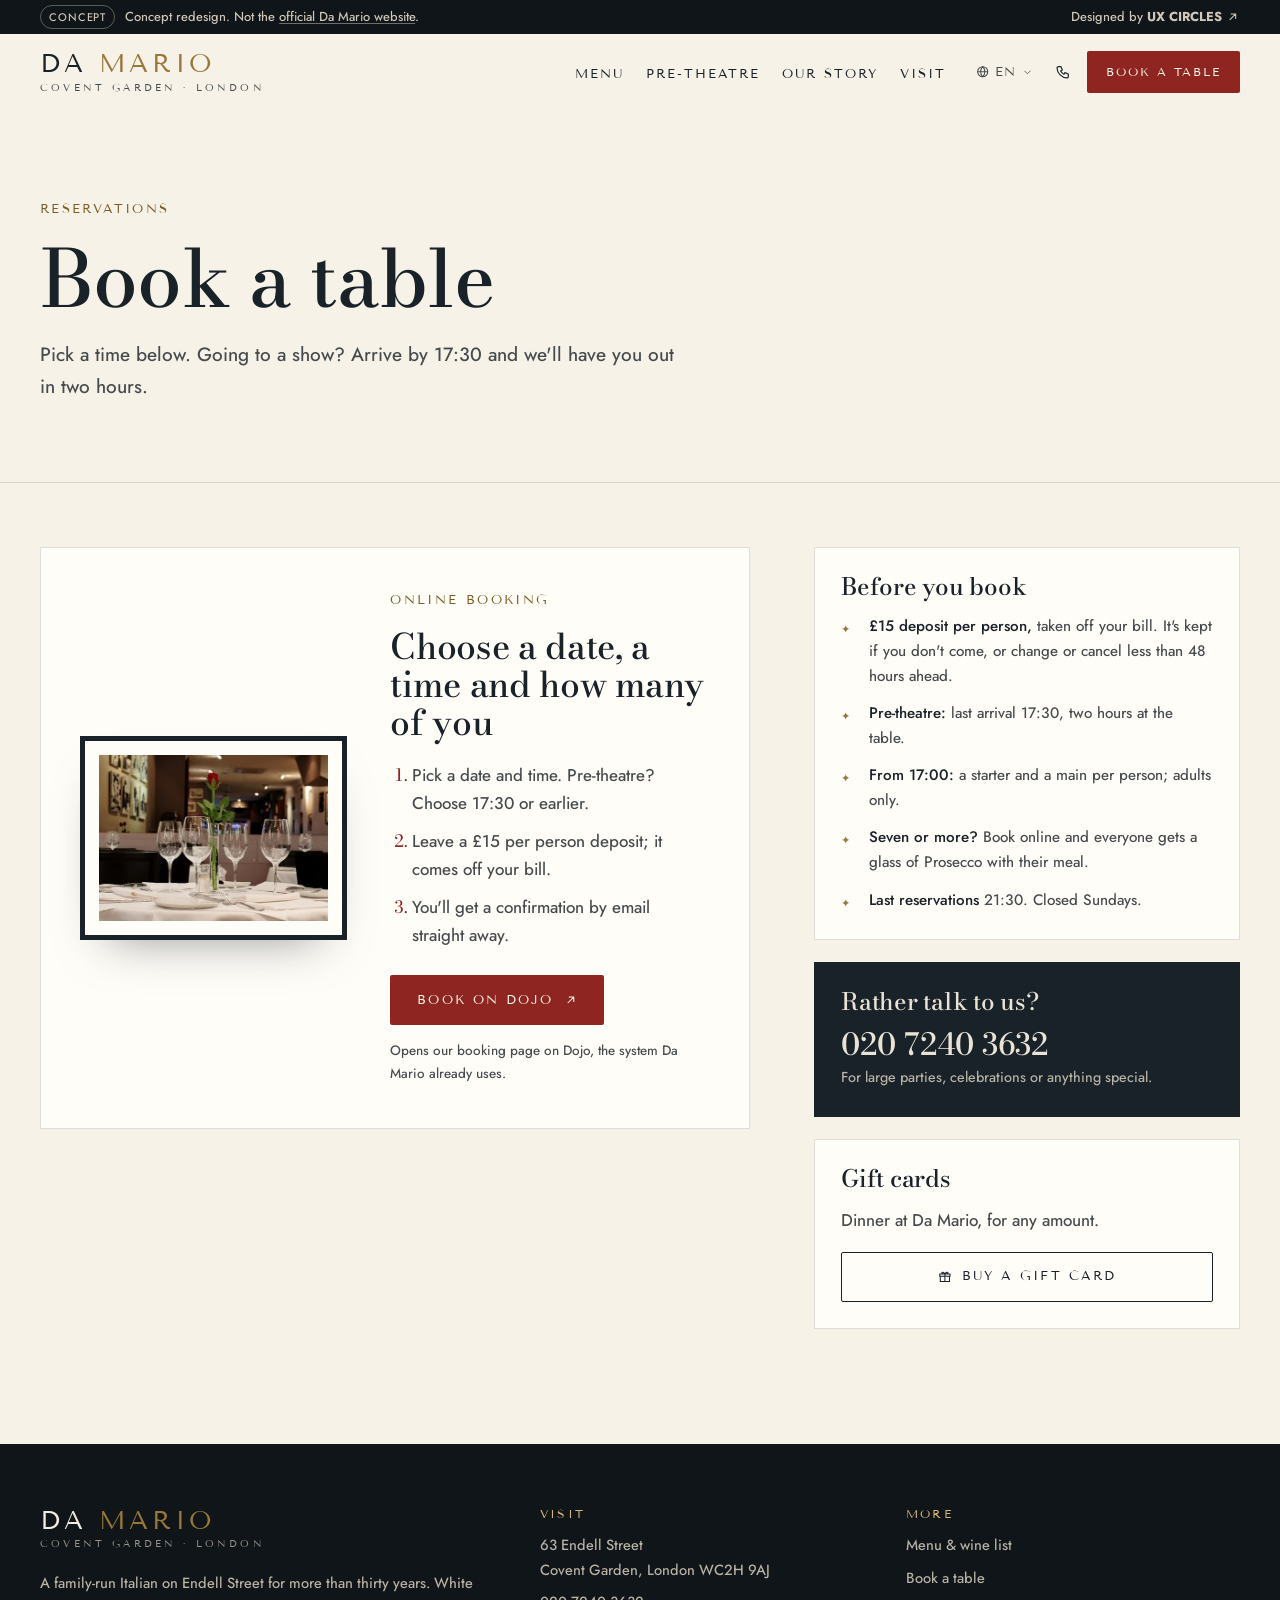
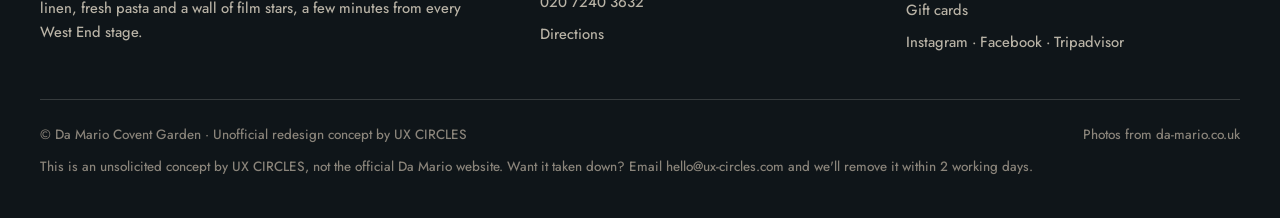
<file: book.html>
<!doctype html>
<html lang="en-GB" class="no-js">
<head>
  <meta charset="utf-8">
  <meta name="viewport" content="width=device-width, initial-scale=1">
  <title>Book a table · Da Mario Covent Garden</title>
  <meta name="description" content="Reserve a table at Da Mario, 63 Endell Street, Covent Garden. Lunch, dinner and pre-theatre; last pre-theatre arrival 17:30.">
  <meta name="robots" content="noindex, nofollow">
  <meta name="theme-color" content="#f7f2e8">
  <link rel="canonical" href="https://uxcircles.github.io/da-mario/book.html">
  <link rel="alternate" hreflang="en-GB" href="https://uxcircles.github.io/da-mario/book.html">
  <link rel="alternate" hreflang="it" href="https://uxcircles.github.io/da-mario/it/book.html">
  <link rel="alternate" hreflang="zh-Hant" href="https://uxcircles.github.io/da-mario/zh/book.html">
  <link rel="icon" href="favicon.svg" type="image/svg+xml">
  <link rel="apple-touch-icon" href="apple-touch-icon.png">

  <meta property="og:type" content="restaurant">
  <meta property="og:site_name" content="Da Mario Covent Garden">
  <meta property="og:title" content="Book a table · Da Mario Covent Garden">
  <meta property="og:description" content="Reserve a table at Da Mario, 63 Endell Street, Covent Garden. Lunch, dinner and pre-theatre; last pre-theatre arrival 17:30.">
  <meta property="og:url" content="https://uxcircles.github.io/da-mario/book.html">
  <meta property="og:image" content="https://uxcircles.github.io/da-mario/assets/img/og.jpg">
  <meta property="og:image:width" content="1200">
  <meta property="og:image:height" content="630">
  <meta property="og:locale" content="en_GB">
  <meta name="twitter:card" content="summary_large_image">

  <link rel="preconnect" href="https://fonts.googleapis.com">
  <link rel="preconnect" href="https://fonts.gstatic.com" crossorigin>
  <link href="https://fonts.googleapis.com/css2?family=Bodoni+Moda:ital,opsz,wght@0,6..96,400..700;1,6..96,400..700&family=Jost:wght@400..600&family=Tenor+Sans&display=swap" rel="stylesheet">
  <link rel="stylesheet" href="styles.css?v=14">
  <script>document.documentElement.classList.replace('no-js','js')</script>
</head><body>
  <svg aria-hidden="true" focusable="false" style="position:absolute;width:0;height:0;overflow:hidden">
    <symbol id="i-phone" viewBox="0 0 24 24"><path d="M5 4h4l2 5-2.5 1.5a11 11 0 0 0 5 5L15 13l5 2v4a2 2 0 0 1-2 2A16 16 0 0 1 3 6a2 2 0 0 1 2-2"/></symbol>
    <symbol id="i-arrow" viewBox="0 0 24 24"><path d="M5 12h14M13 6l6 6-6 6"/></symbol>
    <symbol id="i-ext" viewBox="0 0 24 24"><path d="M7 17 17 7M9 7h8v8"/></symbol>
    <symbol id="i-left" viewBox="0 0 24 24"><path d="M19 12H5M11 6l-6 6 6 6"/></symbol>
    <symbol id="i-close" viewBox="0 0 24 24"><path d="M6 6l12 12M18 6 6 18"/></symbol>
    <symbol id="i-pin" viewBox="0 0 24 24"><path d="M12 21s-7-6.2-7-12a7 7 0 0 1 14 0c0 5.8-7 12-7 12z"/><circle cx="12" cy="9" r="2.5"/></symbol>
    <symbol id="i-search" viewBox="0 0 24 24"><circle cx="11" cy="11" r="7"/><path d="m20 20-4-4"/></symbol>
    <symbol id="i-gift" viewBox="0 0 24 24"><path d="M4 11h16v9H4zM3 7h18v4H3zM12 7v13M12 7S10 3 7.5 4 8 7 12 7zm0 0s2-4 4.5-3S16 7 12 7z"/></symbol>
    <symbol id="i-globe" viewBox="0 0 24 24"><circle cx="12" cy="12" r="9"/><path d="M3 12h18M12 3c2.5 2.6 3.8 5.6 3.8 9s-1.3 6.4-3.8 9c-2.5-2.6-3.8-5.6-3.8-9S9.5 5.6 12 3z"/></symbol>
    <symbol id="i-chev" viewBox="0 0 24 24"><path d="m6 9 6 6 6-6"/></symbol>
    <symbol id="i-ig" viewBox="0 0 24 24"><rect x="3" y="3" width="18" height="18" rx="5"/><circle cx="12" cy="12" r="4"/><path d="M17.5 6.5h.01"/></symbol>
  </svg>
  <a class="skip" href="#main">Skip to content</a>

  <header class="site-header" data-header>
    <div class="concept-bar" role="note">
      <div class="wrap concept-inner">
        <p><span class="concept-tag">Concept</span><span class="concept-long">Concept redesign. Not the <a href="https://www.da-mario.co.uk/" target="_blank" rel="noopener">official Da Mario website</a>.</span></p>
        <a href="https://ux-circles.com/restaurants" target="_blank" rel="noopener">Designed by <strong>UX CIRCLES</strong> <svg class="icon" aria-hidden="true"><use href="#i-ext"/></svg></a>
      </div>
    </div>
    <div class="header-bar">
      <div class="wrap header-inner">
        <a class="brand" href="./" aria-label="Da Mario, home"><span class="brand-name">DA <b>MARIO</b></span><span class="brand-sub">Covent Garden · London</span></a>
        <nav class="nav" id="site-nav" aria-label="Main" data-nav>
          <ul class="nav-list">
            <li><a href="menu.html">Menu</a></li>
            <li><a href="./#theatre">Pre-theatre</a></li>
            <li><a href="./#story">Our story</a></li>
            <li><a href="./#visit">Visit</a></li>
          </ul>
          <div class="nav-extra">
            <a class="btn btn-rosso" href="book.html">Book a table</a>
            <p>63 Endell Street, London WC2H 9AJ<br><a href="tel:+442072403632">020 7240 3632</a></p>
            <p><a class="nav-lang" href="it/book.html" lang="it" hreflang="it">Italiano</a> · <a class="nav-lang" href="zh/book.html" lang="zh-Hant" hreflang="zh-Hant">中文</a></p>
          </div>
        </nav>
        <div class="header-actions">
          <div class="lang" data-lang>
            <button class="lang-btn" type="button" aria-expanded="false" aria-controls="lang-menu" aria-label="Language: English"><svg class="icon" aria-hidden="true"><use href="#i-globe"/></svg>EN<svg class="icon chev" aria-hidden="true"><use href="#i-chev"/></svg></button>
            <ul class="lang-menu" id="lang-menu" hidden><li><a href="book.html" lang="en-GB" hreflang="en-GB" aria-current="true"><span>English</span><b>EN</b></a></li><li><a href="it/book.html" lang="it" hreflang="it"><span>Italiano</span><b>IT</b></a></li><li><a href="zh/book.html" lang="zh-Hant" hreflang="zh-Hant"><span>中文</span><b>中文</b></a></li></ul>
          </div>
          <a class="call-link" href="tel:+442072403632" aria-label="Call Da Mario on 020 7240 3632"><svg class="icon" aria-hidden="true"><use href="#i-phone"/></svg><span>020 7240 3632</span></a>
          <a class="btn btn-rosso btn-sm" href="book.html">Book a table</a>
          <button class="burger" type="button" aria-label="Open menu" aria-expanded="false" aria-controls="site-nav" data-burger><span></span><span></span></button>
        </div>
      </div>
    </div>
  </header>

  <main id="main">
    <section class="page-hero">
      <div class="wrap">
        <p class="eyebrow">Reservations</p>
        <h1 class="title-xl">Book a table</h1>
        <p class="lede">Pick a time below. Going to a show? Arrive by 17:30 and we'll have you out in two hours.</p>
      </div>
    </section>
    <div class="wrap book-grid">
      <div class="book-frame book-card">
        <figure class="frame"><img src="assets/img/dining-rose.webp" width="500" height="375" alt="A table laid in white linen with a single red rose and wine glasses" fetchpriority="high"></figure>
        <div class="book-card-body">
          <p class="label">Online booking</p>
          <h2 class="title-m">Choose a date, a time and how many of you</h2>
          <ol class="book-steps">
            <li>Pick a date and time. Pre-theatre? Choose 17:30 or earlier.</li>
            <li>Leave a £15 per person deposit; it comes off your bill.</li>
            <li>You'll get a confirmation by email straight away.</li>
          </ol>
          <a class="btn btn-rosso" href="https://web.dojo.app/create_booking/vendor/qFLGFzh_2aZW-vHRCULwroXTFqN0G2azHNgnHFQIzXQ_restaurant" target="_blank" rel="noopener">Book on Dojo <svg class="icon" aria-hidden="true"><use href="#i-ext"/></svg></a>
          <p class="small-note">Opens our booking page on Dojo, the system Da Mario already uses.</p>
        </div>
      </div>
      <aside class="book-side">
        <div class="side-card">
          <h2>Before you book</h2>
          <ul>
            <li><span><strong>£15 deposit per person,</strong> taken off your bill. It's kept if you don't come, or change or cancel less than 48 hours ahead.</span></li>
            <li><span><strong>Pre-theatre:</strong> last arrival 17:30, two hours at the table.</span></li>
            <li><span><strong>From 17:00:</strong> a starter and a main per person; adults only.</span></li>
            <li><span><strong>Seven or more?</strong> Book online and everyone gets a glass of Prosecco with their meal.</span></li>
            <li><span><strong>Last reservations</strong> 21:30. Closed Sundays.</span></li>
          </ul>
        </div>
        <div class="side-card on-dark">
          <h2>Rather talk to us?</h2>
          <a class="big-phone" href="tel:+442072403632">020 7240 3632</a>
          <p class="small-print" style="margin:0">For large parties, celebrations or anything special.</p>
        </div>
        <div class="side-card">
          <h2>Gift cards</h2>
          <p style="color:var(--ink-soft);margin:0">Dinner at Da Mario, for any amount.</p>
          <a class="btn btn-line" href="https://forms.gle/SkmRXuyRscFs8mUk9" target="_blank" rel="noopener"><svg class="icon" aria-hidden="true"><use href="#i-gift"/></svg>Buy a gift card</a>
        </div>
      </aside>
    </div>
  </main>
  <footer class="site-footer">
    <div class="wrap">
      <div class="footer-grid">
        <div>
          <a class="brand" href="./"><span class="brand-name">DA <b>MARIO</b></span><span class="brand-sub">Covent Garden · London</span></a>
          <p style="margin-top:22px;max-width:30em">A family-run Italian on Endell Street for more than thirty years. White linen, fresh pasta and a wall of film stars, a few minutes from every West End stage.</p>
        </div>
        <div>
          <h3>Visit</h3>
          <ul>
            <li>63 Endell Street<br>Covent Garden, London WC2H 9AJ</li>
            <li><a href="tel:+442072403632">020 7240 3632</a></li>
            <li><a href="https://www.google.co.uk/maps/place/Da+Mario+Covent+Garden/@51.5150558,-0.1268186,18z/data=!3m1!4b1!4m5!3m4!1s0x48761b332d1f8807:0xe8155715f0aac02c!8m2!3d51.5150558!4d-0.1256986" target="_blank" rel="noopener">Directions</a></li>
          </ul>
        </div>
        <div>
          <h3>More</h3>
          <ul>
            <li><a href="menu.html">Menu & wine list</a></li>
            <li><a href="book.html">Book a table</a></li>
            <li><a href="https://forms.gle/SkmRXuyRscFs8mUk9" target="_blank" rel="noopener">Gift cards</a></li>
            <li><a href="https://www.instagram.com/da_mario_covent_garden/" target="_blank" rel="noopener">Instagram</a> · <a href="https://www.facebook.com/damario.coventgarden" target="_blank" rel="noopener">Facebook</a> · <a href="https://www.tripadvisor.co.uk/Restaurant_Review-g186338-d718583-Reviews-Da_Mario_Covent_Garden-London_England.html" target="_blank" rel="noopener">Tripadvisor</a></li>
          </ul>
        </div>
      </div>
      <div class="footer-base">
        <span>© Da Mario Covent Garden · Unofficial redesign concept by <a href="https://ux-circles.com/restaurants" target="_blank" rel="noopener">UX CIRCLES</a></span>
        <span>Photos from da-mario.co.uk</span>
        <span data-takedown style="flex-basis: 100%; margin: 0;">This is an unsolicited concept by UX CIRCLES, not the official Da Mario website. Want it taken down? Email <a href="mailto:hello@ux-circles.com">hello@ux-circles.com</a> and we'll remove it within 2 working days.</span>
      </div>
    </div>
  </footer>

  <script src="main.js?v=6" defer></script>
</body>
</html>
</file>
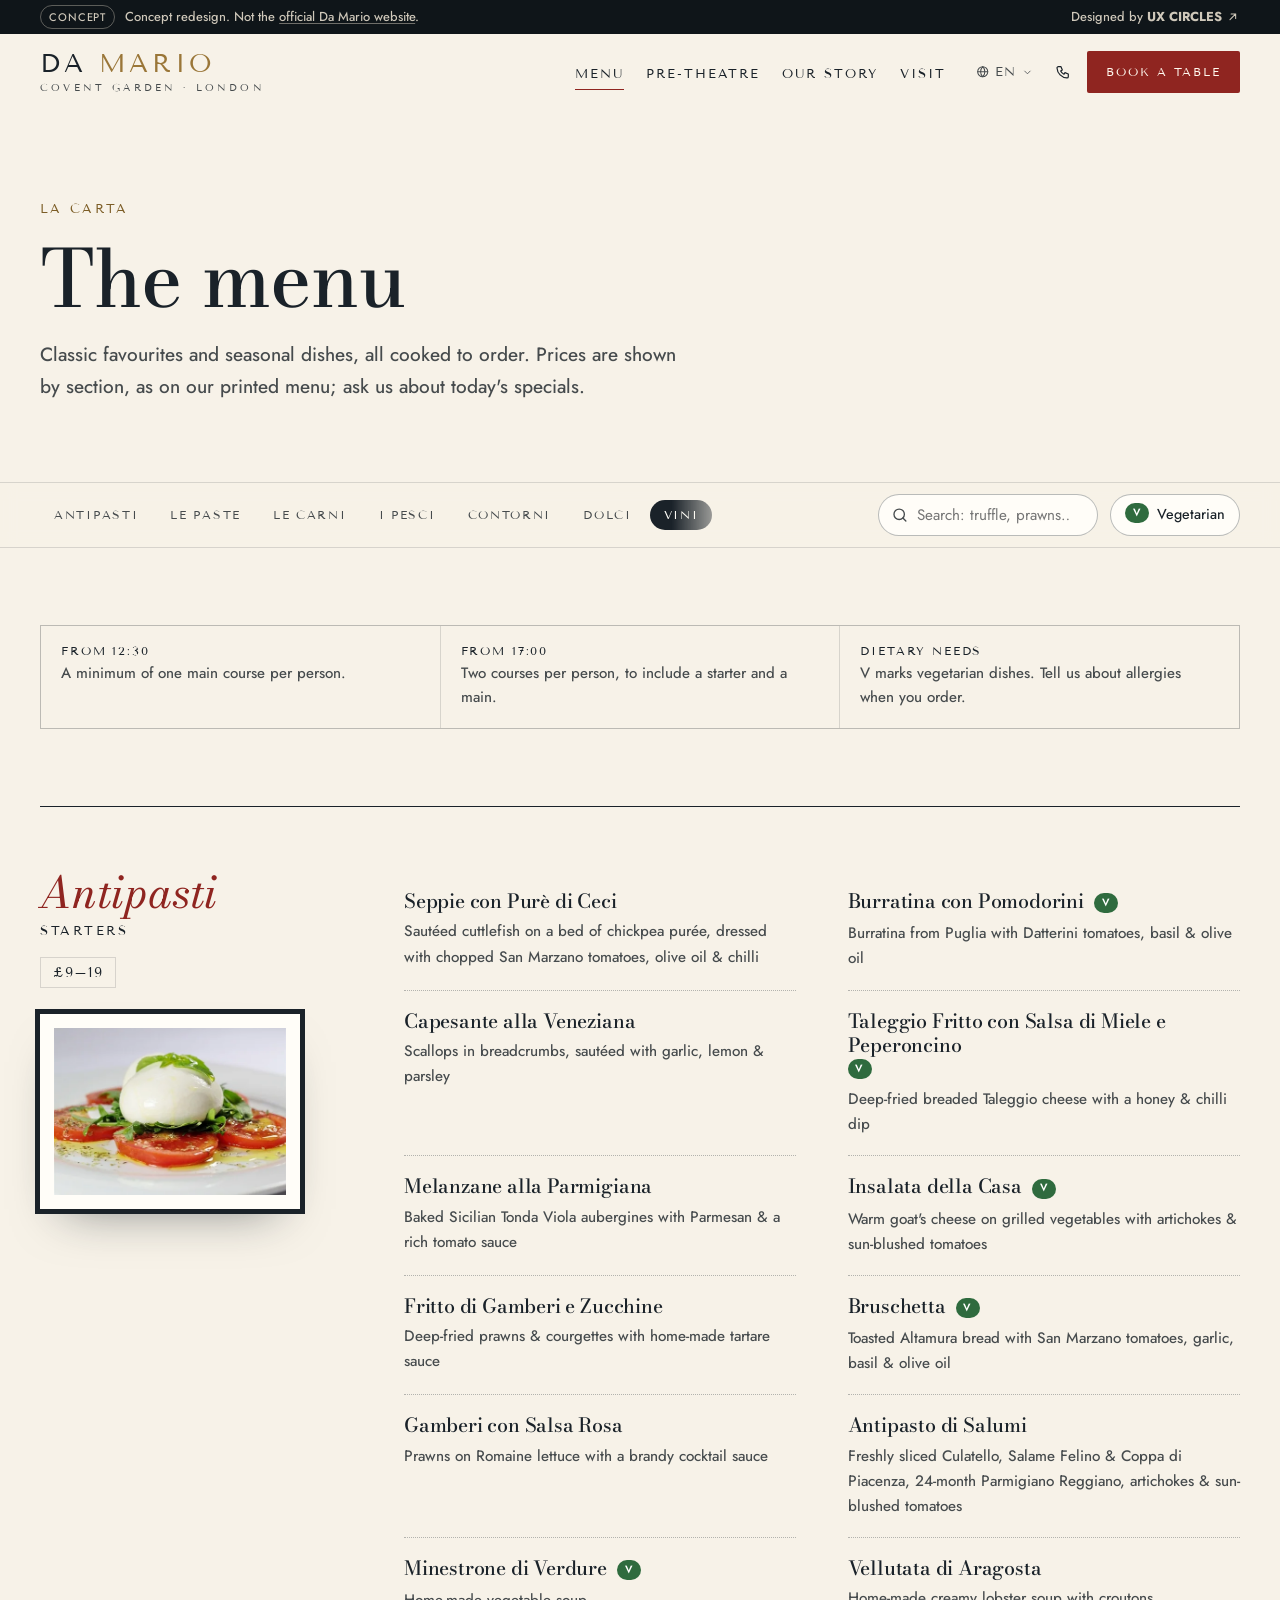
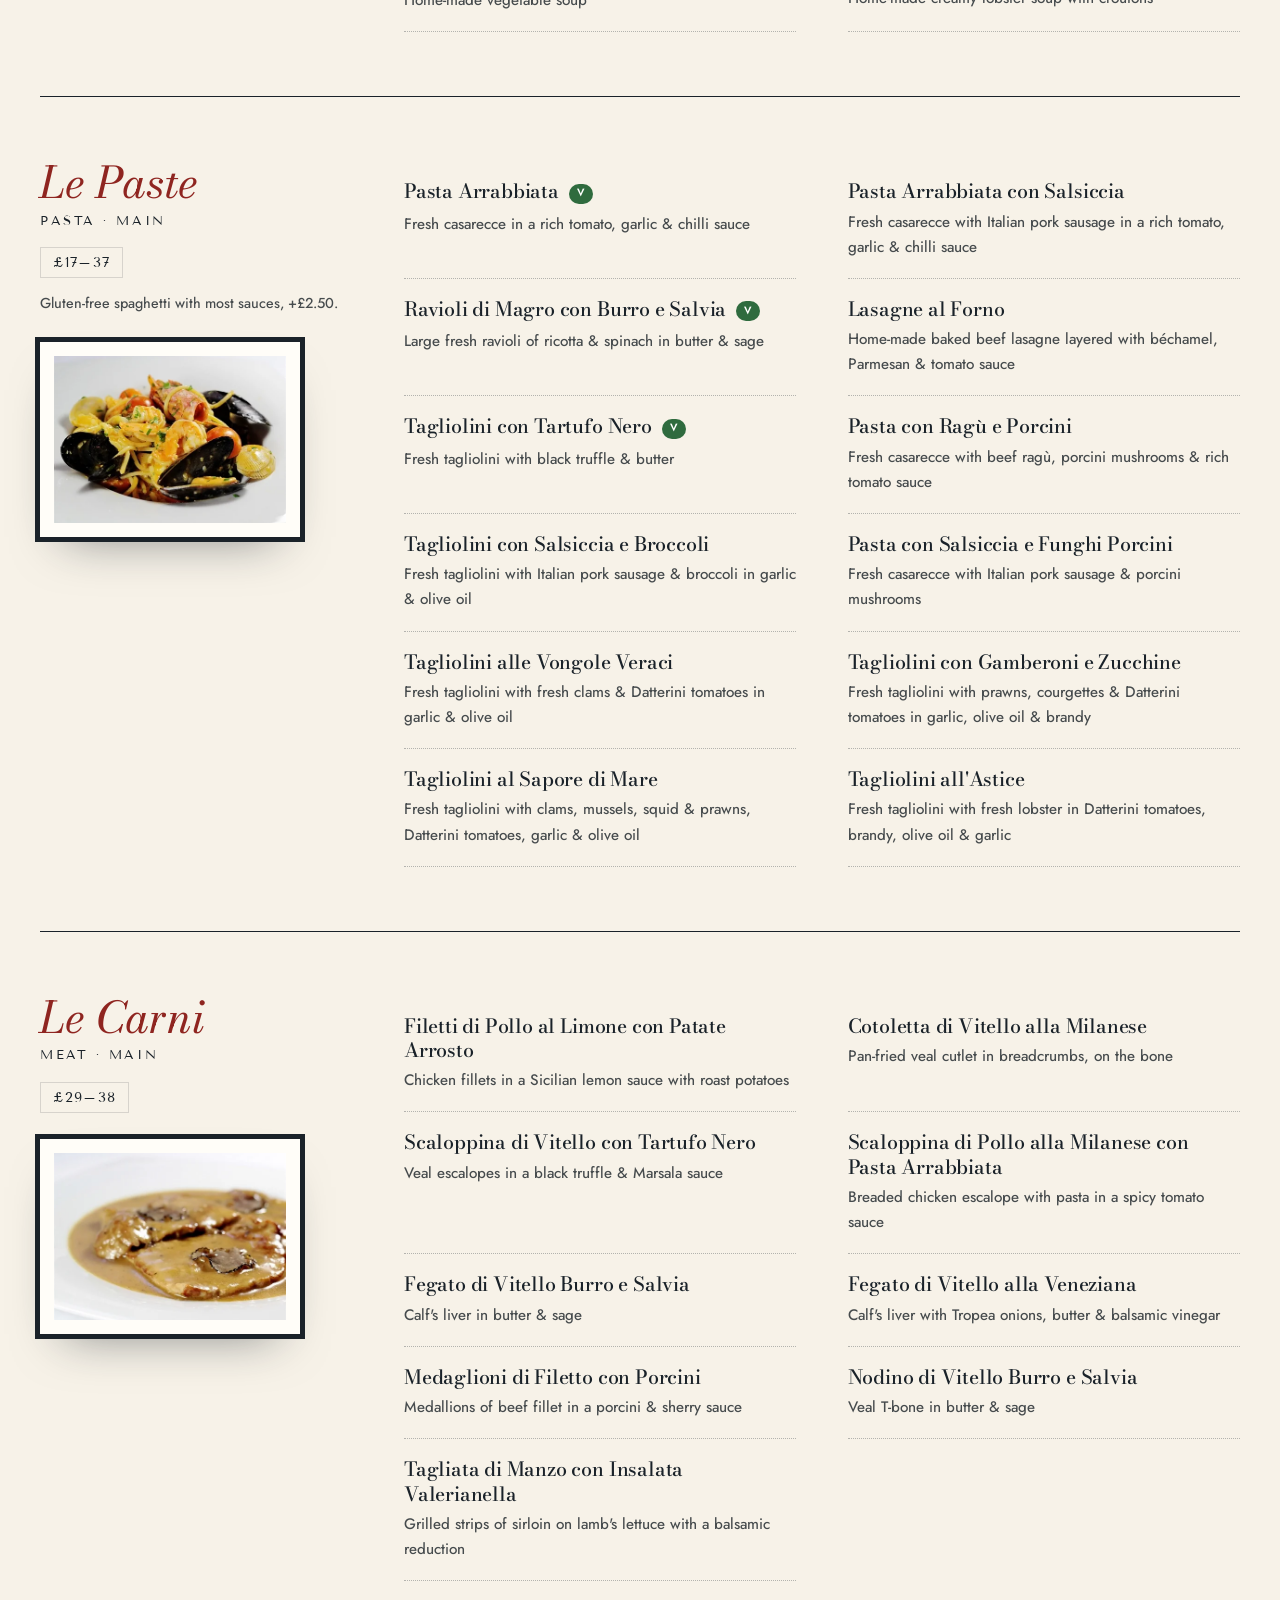
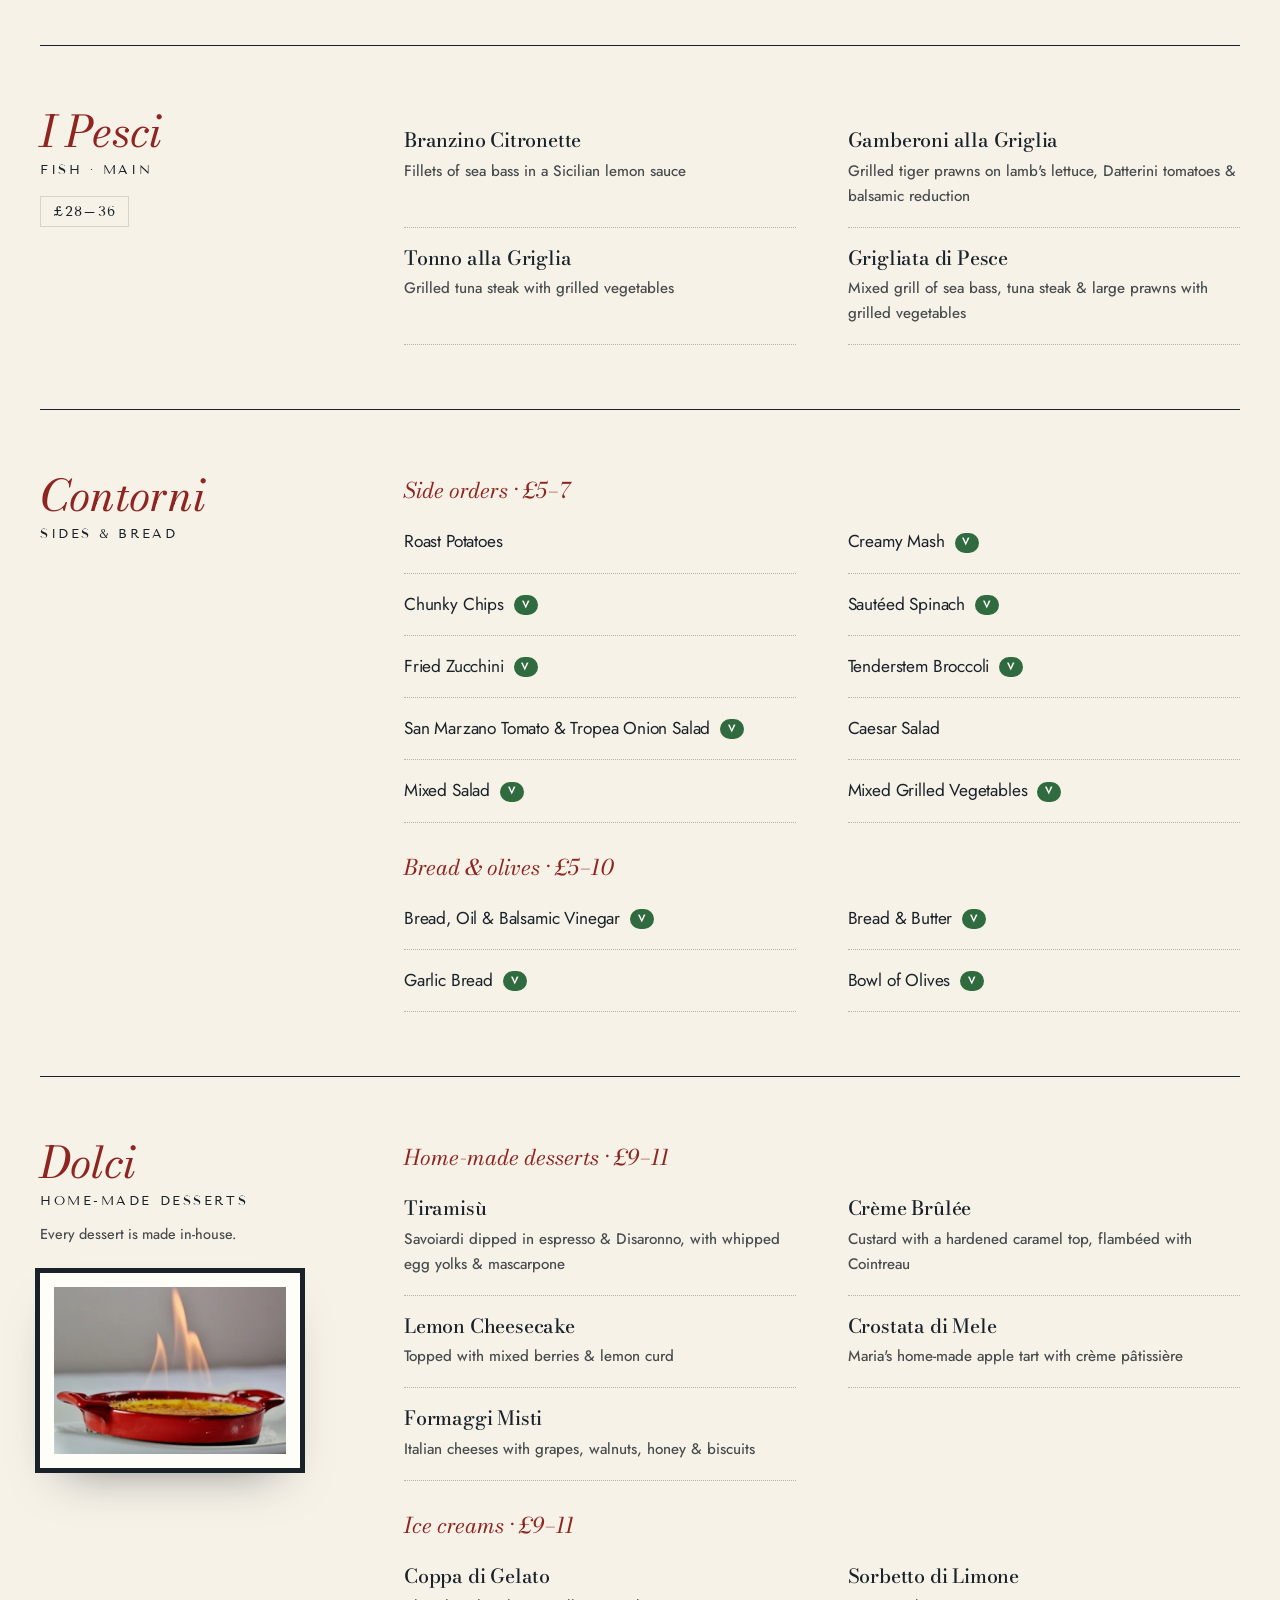
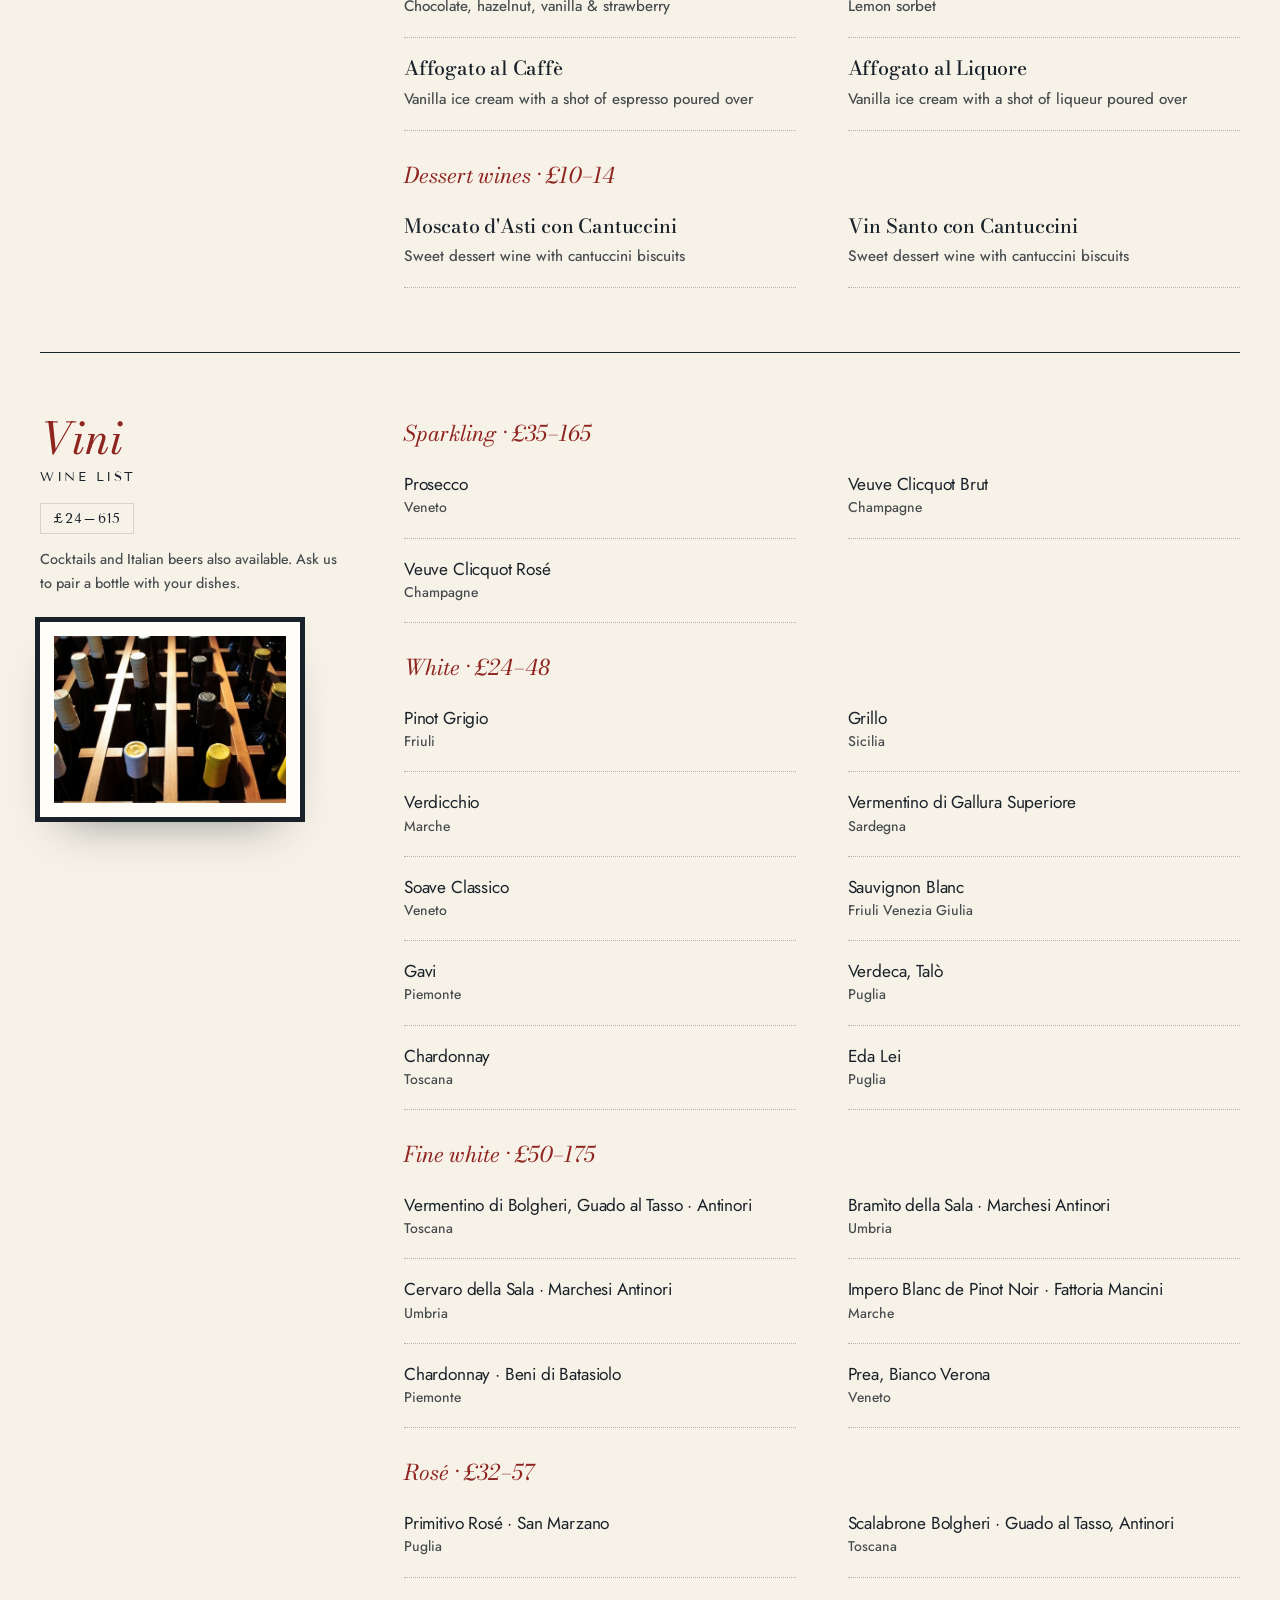
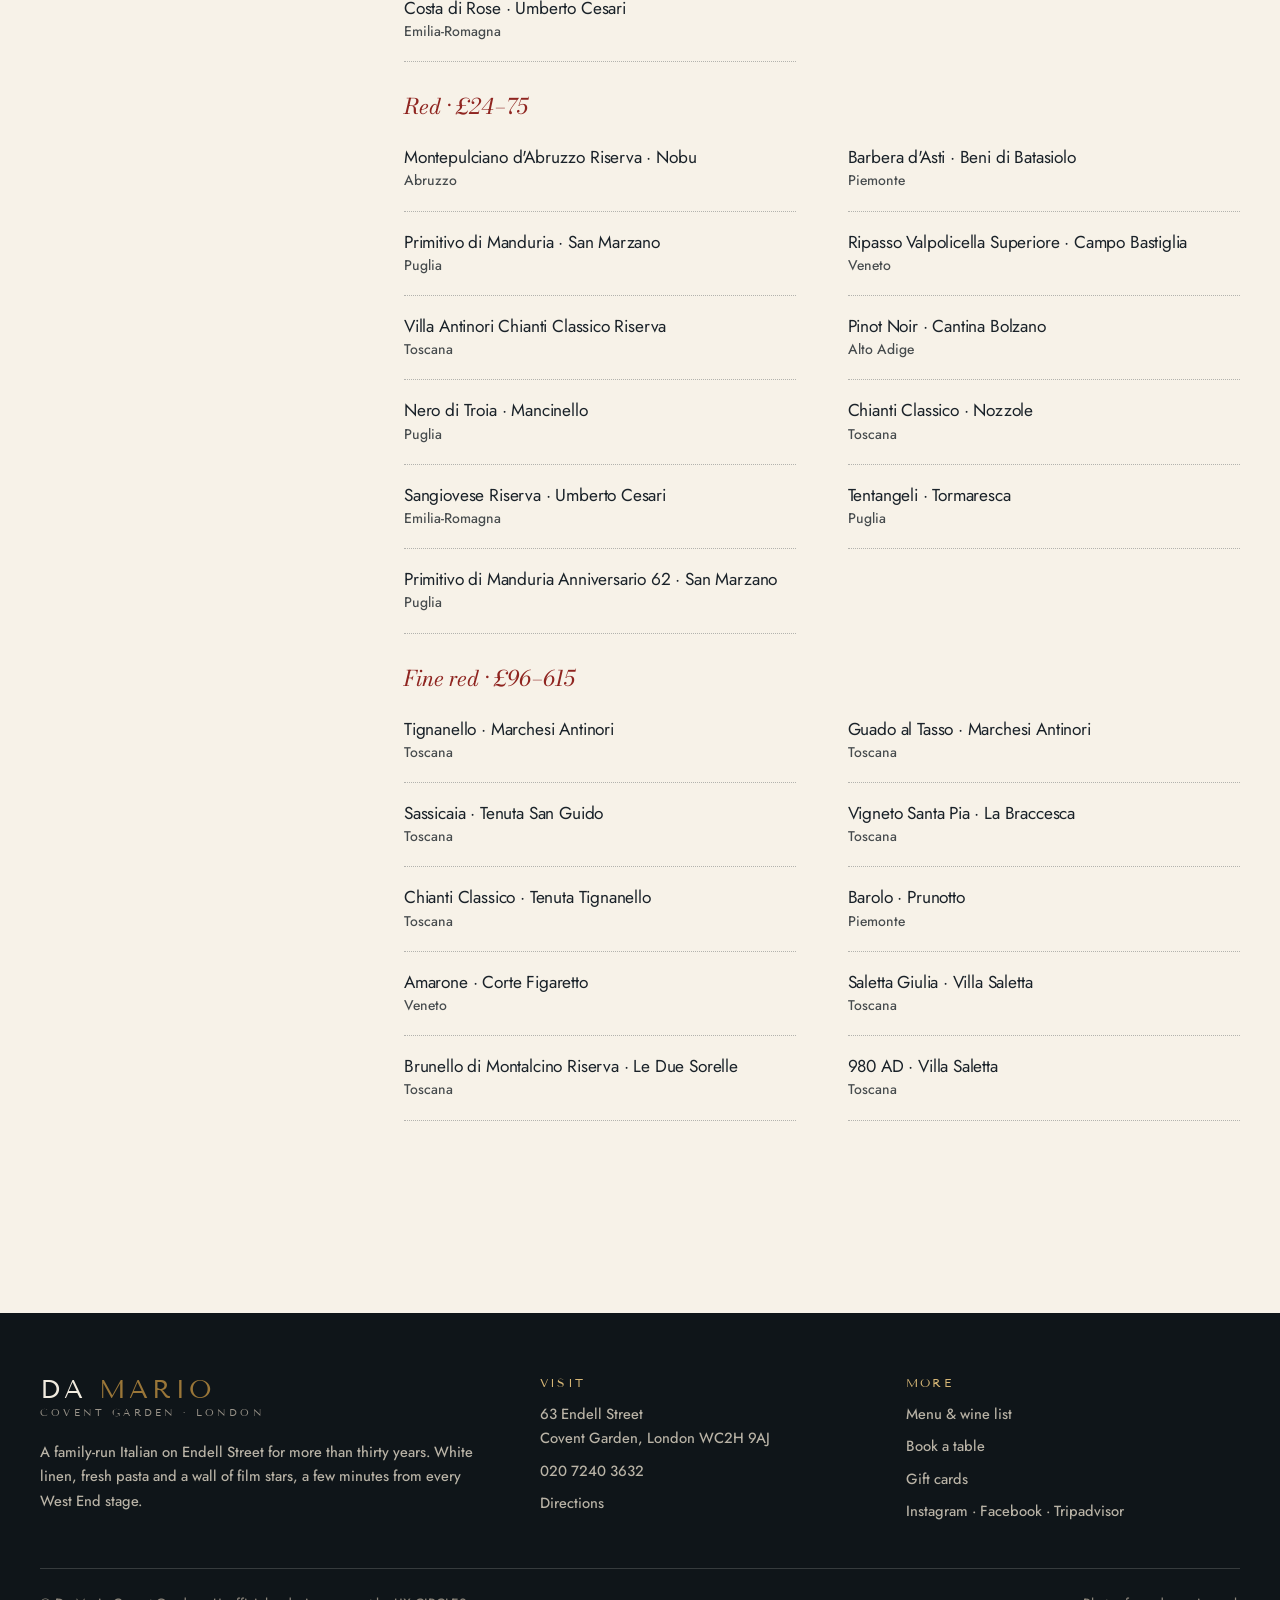
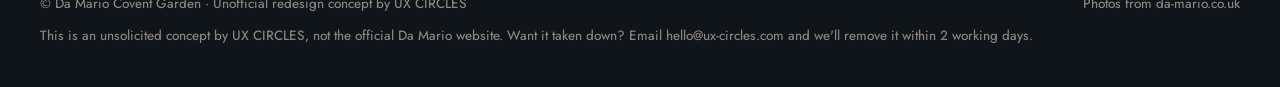
<file: menu.html>
<!doctype html>
<html lang="en-GB" class="no-js">
<head>
  <meta charset="utf-8">
  <meta name="viewport" content="width=device-width, initial-scale=1">
  <title>Menu & wine list · Da Mario Covent Garden</title>
  <meta name="description" content="Da Mario&#x27;s à la carte menu: antipasti, fresh pasta, veal, fish, home-made desserts and an all-Italian wine list. Vegetarian and gluten-free options.">
  <meta name="robots" content="noindex, nofollow">
  <meta name="theme-color" content="#f7f2e8">
  <link rel="canonical" href="https://uxcircles.github.io/da-mario/menu.html">
  <link rel="alternate" hreflang="en-GB" href="https://uxcircles.github.io/da-mario/menu.html">
  <link rel="alternate" hreflang="it" href="https://uxcircles.github.io/da-mario/it/menu.html">
  <link rel="alternate" hreflang="zh-Hant" href="https://uxcircles.github.io/da-mario/zh/menu.html">
  <link rel="icon" href="favicon.svg" type="image/svg+xml">
  <link rel="apple-touch-icon" href="apple-touch-icon.png">

  <meta property="og:type" content="restaurant">
  <meta property="og:site_name" content="Da Mario Covent Garden">
  <meta property="og:title" content="Menu & wine list · Da Mario Covent Garden">
  <meta property="og:description" content="Da Mario&#x27;s à la carte menu: antipasti, fresh pasta, veal, fish, home-made desserts and an all-Italian wine list. Vegetarian and gluten-free options.">
  <meta property="og:url" content="https://uxcircles.github.io/da-mario/menu.html">
  <meta property="og:image" content="https://uxcircles.github.io/da-mario/assets/img/og.jpg">
  <meta property="og:image:width" content="1200">
  <meta property="og:image:height" content="630">
  <meta property="og:locale" content="en_GB">
  <meta name="twitter:card" content="summary_large_image">

  <link rel="preconnect" href="https://fonts.googleapis.com">
  <link rel="preconnect" href="https://fonts.gstatic.com" crossorigin>
  <link href="https://fonts.googleapis.com/css2?family=Bodoni+Moda:ital,opsz,wght@0,6..96,400..700;1,6..96,400..700&family=Jost:wght@400..600&family=Tenor+Sans&display=swap" rel="stylesheet">
  <link rel="stylesheet" href="styles.css?v=14">
  <script>document.documentElement.classList.replace('no-js','js')</script>
</head><body>
  <svg aria-hidden="true" focusable="false" style="position:absolute;width:0;height:0;overflow:hidden">
    <symbol id="i-phone" viewBox="0 0 24 24"><path d="M5 4h4l2 5-2.5 1.5a11 11 0 0 0 5 5L15 13l5 2v4a2 2 0 0 1-2 2A16 16 0 0 1 3 6a2 2 0 0 1 2-2"/></symbol>
    <symbol id="i-arrow" viewBox="0 0 24 24"><path d="M5 12h14M13 6l6 6-6 6"/></symbol>
    <symbol id="i-ext" viewBox="0 0 24 24"><path d="M7 17 17 7M9 7h8v8"/></symbol>
    <symbol id="i-left" viewBox="0 0 24 24"><path d="M19 12H5M11 6l-6 6 6 6"/></symbol>
    <symbol id="i-close" viewBox="0 0 24 24"><path d="M6 6l12 12M18 6 6 18"/></symbol>
    <symbol id="i-pin" viewBox="0 0 24 24"><path d="M12 21s-7-6.2-7-12a7 7 0 0 1 14 0c0 5.8-7 12-7 12z"/><circle cx="12" cy="9" r="2.5"/></symbol>
    <symbol id="i-search" viewBox="0 0 24 24"><circle cx="11" cy="11" r="7"/><path d="m20 20-4-4"/></symbol>
    <symbol id="i-gift" viewBox="0 0 24 24"><path d="M4 11h16v9H4zM3 7h18v4H3zM12 7v13M12 7S10 3 7.5 4 8 7 12 7zm0 0s2-4 4.5-3S16 7 12 7z"/></symbol>
    <symbol id="i-globe" viewBox="0 0 24 24"><circle cx="12" cy="12" r="9"/><path d="M3 12h18M12 3c2.5 2.6 3.8 5.6 3.8 9s-1.3 6.4-3.8 9c-2.5-2.6-3.8-5.6-3.8-9S9.5 5.6 12 3z"/></symbol>
    <symbol id="i-chev" viewBox="0 0 24 24"><path d="m6 9 6 6 6-6"/></symbol>
    <symbol id="i-ig" viewBox="0 0 24 24"><rect x="3" y="3" width="18" height="18" rx="5"/><circle cx="12" cy="12" r="4"/><path d="M17.5 6.5h.01"/></symbol>
  </svg>
  <a class="skip" href="#main">Skip to content</a>

  <header class="site-header" data-header>
    <div class="concept-bar" role="note">
      <div class="wrap concept-inner">
        <p><span class="concept-tag">Concept</span><span class="concept-long">Concept redesign. Not the <a href="https://www.da-mario.co.uk/" target="_blank" rel="noopener">official Da Mario website</a>.</span></p>
        <a href="https://ux-circles.com/restaurants" target="_blank" rel="noopener">Designed by <strong>UX CIRCLES</strong> <svg class="icon" aria-hidden="true"><use href="#i-ext"/></svg></a>
      </div>
    </div>
    <div class="header-bar">
      <div class="wrap header-inner">
        <a class="brand" href="./" aria-label="Da Mario, home"><span class="brand-name">DA <b>MARIO</b></span><span class="brand-sub">Covent Garden · London</span></a>
        <nav class="nav" id="site-nav" aria-label="Main" data-nav>
          <ul class="nav-list">
            <li><a href="menu.html" aria-current="page">Menu</a></li>
            <li><a href="./#theatre">Pre-theatre</a></li>
            <li><a href="./#story">Our story</a></li>
            <li><a href="./#visit">Visit</a></li>
          </ul>
          <div class="nav-extra">
            <a class="btn btn-rosso" href="book.html">Book a table</a>
            <p>63 Endell Street, London WC2H 9AJ<br><a href="tel:+442072403632">020 7240 3632</a></p>
            <p><a class="nav-lang" href="it/menu.html" lang="it" hreflang="it">Italiano</a> · <a class="nav-lang" href="zh/menu.html" lang="zh-Hant" hreflang="zh-Hant">中文</a></p>
          </div>
        </nav>
        <div class="header-actions">
          <div class="lang" data-lang>
            <button class="lang-btn" type="button" aria-expanded="false" aria-controls="lang-menu" aria-label="Language: English"><svg class="icon" aria-hidden="true"><use href="#i-globe"/></svg>EN<svg class="icon chev" aria-hidden="true"><use href="#i-chev"/></svg></button>
            <ul class="lang-menu" id="lang-menu" hidden><li><a href="menu.html" lang="en-GB" hreflang="en-GB" aria-current="true"><span>English</span><b>EN</b></a></li><li><a href="it/menu.html" lang="it" hreflang="it"><span>Italiano</span><b>IT</b></a></li><li><a href="zh/menu.html" lang="zh-Hant" hreflang="zh-Hant"><span>中文</span><b>中文</b></a></li></ul>
          </div>
          <a class="call-link" href="tel:+442072403632" aria-label="Call Da Mario on 020 7240 3632"><svg class="icon" aria-hidden="true"><use href="#i-phone"/></svg><span>020 7240 3632</span></a>
          <a class="btn btn-rosso btn-sm" href="book.html">Book a table</a>
          <button class="burger" type="button" aria-label="Open menu" aria-expanded="false" aria-controls="site-nav" data-burger><span></span><span></span></button>
        </div>
      </div>
    </div>
  </header>

  <main id="main">
    <section class="page-hero">
      <div class="wrap">
        <p class="eyebrow">La carta</p>
        <h1 class="title-xl">The menu</h1>
        <p class="lede">Classic favourites and seasonal dishes, all cooked to order. Prices are shown by section, as on our printed menu; ask us about today's specials.</p>
      </div>
    </section>
    <div class="menu-toolbar" data-menu-toolbar>
      <div class="wrap menu-toolbar-inner">
        <nav class="menu-tabs" aria-label="Menu sections" data-menu-tabs><a href="#antipasti">Antipasti</a><a href="#paste">Le Paste</a><a href="#carni">Le Carni</a><a href="#pesci">I Pesci</a><a href="#contorni">Contorni</a><a href="#dolci">Dolci</a><a href="#vini">Vini</a></nav>
        <div class="menu-tools">
          <label class="search"><span class="sr-only">Search the menu</span><svg class="icon" aria-hidden="true"><use href="#i-search"/></svg><input type="search" placeholder="Search: truffle, prawns…" data-menu-search autocomplete="off"></label>
          <button class="toggle" type="button" aria-pressed="false" data-veg-toggle><span class="tag" aria-hidden="true">V</span>Vegetarian</button>
        </div>
      </div>
    </div>
    <div class="wrap menu-body">
      <div class="menu-intro">
        <div><strong>From 12:30</strong>A minimum of one main course per person.</div>
        <div><strong>From 17:00</strong>Two courses per person, to include a starter and a main.</div>
        <div><strong>Dietary needs</strong>V marks vegetarian dishes. Tell us about allergies when you order.</div>
      </div>
      
        <section class="menu-section" id="antipasti" aria-labelledby="h-antipasti" data-section>
          <div class="menu-section-head">
            <span class="it" lang="it">Antipasti</span>
            <h2 id="h-antipasti">Starters</h2>
            <span class="range">£9–19</span>
            <figure class="frame"><img src="assets/img/burrata.webp" width="500" height="375" alt="Burrata on sliced tomatoes with rocket and basil" loading="lazy" decoding="async"></figure>
          </div>
          <div class="items"><div class="item" data-item><h3><span lang="it">Seppie con Purè di Ceci</span></h3><p>Sautéed cuttlefish on a bed of chickpea purée, dressed with chopped San Marzano tomatoes, olive oil & chilli</p></div><div class="item" data-item data-veg><h3><span lang="it">Burratina con Pomodorini</span> <span class="tag" title="Vegetarian">V</span></h3><p>Burratina from Puglia with Datterini tomatoes, basil & olive oil</p></div><div class="item" data-item><h3><span lang="it">Capesante alla Veneziana</span></h3><p>Scallops in breadcrumbs, sautéed with garlic, lemon & parsley</p></div><div class="item" data-item data-veg><h3><span lang="it">Taleggio Fritto con Salsa di Miele e Peperoncino</span> <span class="tag" title="Vegetarian">V</span></h3><p>Deep-fried breaded Taleggio cheese with a honey & chilli dip</p></div><div class="item" data-item><h3><span lang="it">Melanzane alla Parmigiana</span></h3><p>Baked Sicilian Tonda Viola aubergines with Parmesan & a rich tomato sauce</p></div><div class="item" data-item data-veg><h3><span lang="it">Insalata della Casa</span> <span class="tag" title="Vegetarian">V</span></h3><p>Warm goat's cheese on grilled vegetables with artichokes & sun-blushed tomatoes</p></div><div class="item" data-item><h3><span lang="it">Fritto di Gamberi e Zucchine</span></h3><p>Deep-fried prawns & courgettes with home-made tartare sauce</p></div><div class="item" data-item data-veg><h3><span lang="it">Bruschetta</span> <span class="tag" title="Vegetarian">V</span></h3><p>Toasted Altamura bread with San Marzano tomatoes, garlic, basil & olive oil</p></div><div class="item" data-item><h3><span lang="it">Gamberi con Salsa Rosa</span></h3><p>Prawns on Romaine lettuce with a brandy cocktail sauce</p></div><div class="item" data-item><h3><span lang="it">Antipasto di Salumi</span></h3><p>Freshly sliced Culatello, Salame Felino & Coppa di Piacenza, 24-month Parmigiano Reggiano, artichokes & sun-blushed tomatoes</p></div><div class="item" data-item data-veg><h3><span lang="it">Minestrone di Verdure</span> <span class="tag" title="Vegetarian">V</span></h3><p>Home-made vegetable soup</p></div><div class="item" data-item><h3><span lang="it">Vellutata di Aragosta</span></h3><p>Home-made creamy lobster soup with croutons</p></div></div>
        </section>
        <section class="menu-section" id="paste" aria-labelledby="h-paste" data-section>
          <div class="menu-section-head">
            <span class="it" lang="it">Le Paste</span>
            <h2 id="h-paste">Pasta · main</h2>
            <span class="range">£17–37</span><p class="sub">Gluten-free spaghetti with most sauces, +£2.50.</p>
            <figure class="frame"><img src="assets/img/linguine-mare.webp" width="500" height="375" alt="Seafood pasta with mussels, clams and prawns" loading="lazy" decoding="async"></figure>
          </div>
          <div class="items"><div class="item" data-item data-veg><h3><span lang="it">Pasta Arrabbiata</span> <span class="tag" title="Vegetarian">V</span></h3><p>Fresh casarecce in a rich tomato, garlic & chilli sauce</p></div><div class="item" data-item><h3><span lang="it">Pasta Arrabbiata con Salsiccia</span></h3><p>Fresh casarecce with Italian pork sausage in a rich tomato, garlic & chilli sauce</p></div><div class="item" data-item data-veg><h3><span lang="it">Ravioli di Magro con Burro e Salvia</span> <span class="tag" title="Vegetarian">V</span></h3><p>Large fresh ravioli of ricotta & spinach in butter & sage</p></div><div class="item" data-item><h3><span lang="it">Lasagne al Forno</span></h3><p>Home-made baked beef lasagne layered with béchamel, Parmesan & tomato sauce</p></div><div class="item" data-item data-veg><h3><span lang="it">Tagliolini con Tartufo Nero</span> <span class="tag" title="Vegetarian">V</span></h3><p>Fresh tagliolini with black truffle & butter</p></div><div class="item" data-item><h3><span lang="it">Pasta con Ragù e Porcini</span></h3><p>Fresh casarecce with beef ragù, porcini mushrooms & rich tomato sauce</p></div><div class="item" data-item><h3><span lang="it">Tagliolini con Salsiccia e Broccoli</span></h3><p>Fresh tagliolini with Italian pork sausage & broccoli in garlic & olive oil</p></div><div class="item" data-item><h3><span lang="it">Pasta con Salsiccia e Funghi Porcini</span></h3><p>Fresh casarecce with Italian pork sausage & porcini mushrooms</p></div><div class="item" data-item><h3><span lang="it">Tagliolini alle Vongole Veraci</span></h3><p>Fresh tagliolini with fresh clams & Datterini tomatoes in garlic & olive oil</p></div><div class="item" data-item><h3><span lang="it">Tagliolini con Gamberoni e Zucchine</span></h3><p>Fresh tagliolini with prawns, courgettes & Datterini tomatoes in garlic, olive oil & brandy</p></div><div class="item" data-item><h3><span lang="it">Tagliolini al Sapore di Mare</span></h3><p>Fresh tagliolini with clams, mussels, squid & prawns, Datterini tomatoes, garlic & olive oil</p></div><div class="item" data-item><h3><span lang="it">Tagliolini all'Astice</span></h3><p>Fresh tagliolini with fresh lobster in Datterini tomatoes, brandy, olive oil & garlic</p></div></div>
        </section>
        <section class="menu-section" id="carni" aria-labelledby="h-carni" data-section>
          <div class="menu-section-head">
            <span class="it" lang="it">Le Carni</span>
            <h2 id="h-carni">Meat · main</h2>
            <span class="range">£29–38</span>
            <figure class="frame"><img src="assets/img/veal-truffle.webp" width="500" height="375" alt="Veal escalopes with black truffle" loading="lazy" decoding="async"></figure>
          </div>
          <div class="items"><div class="item" data-item><h3><span lang="it">Filetti di Pollo al Limone con Patate Arrosto</span></h3><p>Chicken fillets in a Sicilian lemon sauce with roast potatoes</p></div><div class="item" data-item><h3><span lang="it">Cotoletta di Vitello alla Milanese</span></h3><p>Pan-fried veal cutlet in breadcrumbs, on the bone</p></div><div class="item" data-item><h3><span lang="it">Scaloppina di Vitello con Tartufo Nero</span></h3><p>Veal escalopes in a black truffle & Marsala sauce</p></div><div class="item" data-item><h3><span lang="it">Scaloppina di Pollo alla Milanese con Pasta Arrabbiata</span></h3><p>Breaded chicken escalope with pasta in a spicy tomato sauce</p></div><div class="item" data-item><h3><span lang="it">Fegato di Vitello Burro e Salvia</span></h3><p>Calf's liver in butter & sage</p></div><div class="item" data-item><h3><span lang="it">Fegato di Vitello alla Veneziana</span></h3><p>Calf's liver with Tropea onions, butter & balsamic vinegar</p></div><div class="item" data-item><h3><span lang="it">Medaglioni di Filetto con Porcini</span></h3><p>Medallions of beef fillet in a porcini & sherry sauce</p></div><div class="item" data-item><h3><span lang="it">Nodino di Vitello Burro e Salvia</span></h3><p>Veal T-bone in butter & sage</p></div><div class="item" data-item><h3><span lang="it">Tagliata di Manzo con Insalata Valerianella</span></h3><p>Grilled strips of sirloin on lamb's lettuce with a balsamic reduction</p></div></div>
        </section>
        <section class="menu-section" id="pesci" aria-labelledby="h-pesci" data-section>
          <div class="menu-section-head">
            <span class="it" lang="it">I Pesci</span>
            <h2 id="h-pesci">Fish · main</h2>
            <span class="range">£28–36</span>
            
          </div>
          <div class="items"><div class="item" data-item><h3><span lang="it">Branzino Citronette</span></h3><p>Fillets of sea bass in a Sicilian lemon sauce</p></div><div class="item" data-item><h3><span lang="it">Gamberoni alla Griglia</span></h3><p>Grilled tiger prawns on lamb's lettuce, Datterini tomatoes & balsamic reduction</p></div><div class="item" data-item><h3><span lang="it">Tonno alla Griglia</span></h3><p>Grilled tuna steak with grilled vegetables</p></div><div class="item" data-item><h3><span lang="it">Grigliata di Pesce</span></h3><p>Mixed grill of sea bass, tuna steak & large prawns with grilled vegetables</p></div></div>
        </section>
        <section class="menu-section" id="contorni" aria-labelledby="h-contorni" data-section>
          <div class="menu-section-head">
            <span class="it" lang="it">Contorni</span>
            <h2 id="h-contorni">Sides & bread</h2>
            
            
          </div>
          <div class="items simple"><p class="menu-sub">Side orders · £5–7</p><div class="item" data-item><h3>Roast Potatoes</h3></div><div class="item" data-item data-veg><h3>Creamy Mash <span class="tag" title="Vegetarian">V</span></h3></div><div class="item" data-item data-veg><h3>Chunky Chips <span class="tag" title="Vegetarian">V</span></h3></div><div class="item" data-item data-veg><h3>Sautéed Spinach <span class="tag" title="Vegetarian">V</span></h3></div><div class="item" data-item data-veg><h3>Fried Zucchini <span class="tag" title="Vegetarian">V</span></h3></div><div class="item" data-item data-veg><h3>Tenderstem Broccoli <span class="tag" title="Vegetarian">V</span></h3></div><div class="item" data-item data-veg><h3>San Marzano Tomato & Tropea Onion Salad <span class="tag" title="Vegetarian">V</span></h3></div><div class="item" data-item><h3>Caesar Salad</h3></div><div class="item" data-item data-veg><h3>Mixed Salad <span class="tag" title="Vegetarian">V</span></h3></div><div class="item" data-item data-veg><h3>Mixed Grilled Vegetables <span class="tag" title="Vegetarian">V</span></h3></div><p class="menu-sub">Bread & olives · £5–10</p><div class="item" data-item data-veg><h3>Bread, Oil & Balsamic Vinegar <span class="tag" title="Vegetarian">V</span></h3></div><div class="item" data-item data-veg><h3>Bread & Butter <span class="tag" title="Vegetarian">V</span></h3></div><div class="item" data-item data-veg><h3>Garlic Bread <span class="tag" title="Vegetarian">V</span></h3></div><div class="item" data-item data-veg><h3>Bowl of Olives <span class="tag" title="Vegetarian">V</span></h3></div></div>
        </section>
        <section class="menu-section" id="dolci" aria-labelledby="h-dolci" data-section>
          <div class="menu-section-head">
            <span class="it" lang="it">Dolci</span>
            <h2 id="h-dolci">Home-made desserts</h2>
            <p class="sub">Every dessert is made in-house.</p>
            <figure class="frame"><img src="assets/img/creme-brulee.webp" width="500" height="375" alt="Crème brûlée being flambéed" loading="lazy" decoding="async"></figure>
          </div>
          <div class="items"><p class="menu-sub">Home-made desserts · £9–11</p><div class="item" data-item><h3><span lang="it">Tiramisù</span></h3><p>Savoiardi dipped in espresso & Disaronno, with whipped egg yolks & mascarpone</p></div><div class="item" data-item><h3><span lang="it">Crème Brûlée</span></h3><p>Custard with a hardened caramel top, flambéed with Cointreau</p></div><div class="item" data-item><h3><span lang="it">Lemon Cheesecake</span></h3><p>Topped with mixed berries & lemon curd</p></div><div class="item" data-item><h3><span lang="it">Crostata di Mele</span></h3><p>Maria's home-made apple tart with crème pâtissière</p></div><div class="item" data-item><h3><span lang="it">Formaggi Misti</span></h3><p>Italian cheeses with grapes, walnuts, honey & biscuits</p></div><p class="menu-sub">Ice creams · £9–11</p><div class="item" data-item><h3><span lang="it">Coppa di Gelato</span></h3><p>Chocolate, hazelnut, vanilla & strawberry</p></div><div class="item" data-item><h3><span lang="it">Sorbetto di Limone</span></h3><p>Lemon sorbet</p></div><div class="item" data-item><h3><span lang="it">Affogato al Caffè</span></h3><p>Vanilla ice cream with a shot of espresso poured over</p></div><div class="item" data-item><h3><span lang="it">Affogato al Liquore</span></h3><p>Vanilla ice cream with a shot of liqueur poured over</p></div><p class="menu-sub">Dessert wines · £10–14</p><div class="item" data-item><h3><span lang="it">Moscato d'Asti con Cantuccini</span></h3><p>Sweet dessert wine with cantuccini biscuits</p></div><div class="item" data-item><h3><span lang="it">Vin Santo con Cantuccini</span></h3><p>Sweet dessert wine with cantuccini biscuits</p></div></div>
        </section>
        <section class="menu-section" id="vini" aria-labelledby="h-vini" data-section>
          <div class="menu-section-head">
            <span class="it" lang="it">Vini</span>
            <h2 id="h-vini">Wine list</h2>
            <span class="range">£24–615</span>
            <p class="sub">Cocktails and Italian beers also available. Ask us to pair a bottle with your dishes.</p>
            <figure class="frame"><img src="assets/img/wine-rack.webp" width="500" height="375" alt="Bottles in a wooden wine rack" loading="lazy" decoding="async"></figure>
          </div>
          <div class="items simple"><p class="menu-sub">Sparkling · £35–165</p><div class="item" data-item><h3>Prosecco</h3><small>Veneto</small></div><div class="item" data-item><h3>Veuve Clicquot Brut</h3><small>Champagne</small></div><div class="item" data-item><h3>Veuve Clicquot Rosé</h3><small>Champagne</small></div><p class="menu-sub">White · £24–48</p><div class="item" data-item><h3>Pinot Grigio</h3><small>Friuli</small></div><div class="item" data-item><h3>Grillo</h3><small>Sicilia</small></div><div class="item" data-item><h3>Verdicchio</h3><small>Marche</small></div><div class="item" data-item><h3>Vermentino di Gallura Superiore</h3><small>Sardegna</small></div><div class="item" data-item><h3>Soave Classico</h3><small>Veneto</small></div><div class="item" data-item><h3>Sauvignon Blanc</h3><small>Friuli Venezia Giulia</small></div><div class="item" data-item><h3>Gavi</h3><small>Piemonte</small></div><div class="item" data-item><h3>Verdeca, Talò</h3><small>Puglia</small></div><div class="item" data-item><h3>Chardonnay</h3><small>Toscana</small></div><div class="item" data-item><h3>Eda Lei</h3><small>Puglia</small></div><p class="menu-sub">Fine white · £50–175</p><div class="item" data-item><h3>Vermentino di Bolgheri, Guado al Tasso · Antinori</h3><small>Toscana</small></div><div class="item" data-item><h3>Bramìto della Sala · Marchesi Antinori</h3><small>Umbria</small></div><div class="item" data-item><h3>Cervaro della Sala · Marchesi Antinori</h3><small>Umbria</small></div><div class="item" data-item><h3>Impero Blanc de Pinot Noir · Fattoria Mancini</h3><small>Marche</small></div><div class="item" data-item><h3>Chardonnay · Beni di Batasiolo</h3><small>Piemonte</small></div><div class="item" data-item><h3>Prea, Bianco Verona</h3><small>Veneto</small></div><p class="menu-sub">Rosé · £32–57</p><div class="item" data-item><h3>Primitivo Rosé · San Marzano</h3><small>Puglia</small></div><div class="item" data-item><h3>Scalabrone Bolgheri · Guado al Tasso, Antinori</h3><small>Toscana</small></div><div class="item" data-item><h3>Costa di Rose · Umberto Cesari</h3><small>Emilia-Romagna</small></div><p class="menu-sub">Red · £24–75</p><div class="item" data-item><h3>Montepulciano d'Abruzzo Riserva · Nobu</h3><small>Abruzzo</small></div><div class="item" data-item><h3>Barbera d'Asti · Beni di Batasiolo</h3><small>Piemonte</small></div><div class="item" data-item><h3>Primitivo di Manduria · San Marzano</h3><small>Puglia</small></div><div class="item" data-item><h3>Ripasso Valpolicella Superiore · Campo Bastiglia</h3><small>Veneto</small></div><div class="item" data-item><h3>Villa Antinori Chianti Classico Riserva</h3><small>Toscana</small></div><div class="item" data-item><h3>Pinot Noir · Cantina Bolzano</h3><small>Alto Adige</small></div><div class="item" data-item><h3>Nero di Troia · Mancinello</h3><small>Puglia</small></div><div class="item" data-item><h3>Chianti Classico · Nozzole</h3><small>Toscana</small></div><div class="item" data-item><h3>Sangiovese Riserva · Umberto Cesari</h3><small>Emilia-Romagna</small></div><div class="item" data-item><h3>Tentangeli · Tormaresca</h3><small>Puglia</small></div><div class="item" data-item><h3>Primitivo di Manduria Anniversario 62 · San Marzano</h3><small>Puglia</small></div><p class="menu-sub">Fine red · £96–615</p><div class="item" data-item><h3>Tignanello · Marchesi Antinori</h3><small>Toscana</small></div><div class="item" data-item><h3>Guado al Tasso · Marchesi Antinori</h3><small>Toscana</small></div><div class="item" data-item><h3>Sassicaia · Tenuta San Guido</h3><small>Toscana</small></div><div class="item" data-item><h3>Vigneto Santa Pia · La Braccesca</h3><small>Toscana</small></div><div class="item" data-item><h3>Chianti Classico · Tenuta Tignanello</h3><small>Toscana</small></div><div class="item" data-item><h3>Barolo · Prunotto</h3><small>Piemonte</small></div><div class="item" data-item><h3>Amarone · Corte Figaretto</h3><small>Veneto</small></div><div class="item" data-item><h3>Saletta Giulia · Villa Saletta</h3><small>Toscana</small></div><div class="item" data-item><h3>Brunello di Montalcino Riserva · Le Due Sorelle</h3><small>Toscana</small></div><div class="item" data-item><h3>980 AD · Villa Saletta</h3><small>Toscana</small></div></div>
        </section>
      <p class="no-results" hidden data-no-results>Nothing matches that. Try another word, or ask us: the kitchen is happy to adapt.</p>
    </div>
  </main>
  <footer class="site-footer">
    <div class="wrap">
      <div class="footer-grid">
        <div>
          <a class="brand" href="./"><span class="brand-name">DA <b>MARIO</b></span><span class="brand-sub">Covent Garden · London</span></a>
          <p style="margin-top:22px;max-width:30em">A family-run Italian on Endell Street for more than thirty years. White linen, fresh pasta and a wall of film stars, a few minutes from every West End stage.</p>
        </div>
        <div>
          <h3>Visit</h3>
          <ul>
            <li>63 Endell Street<br>Covent Garden, London WC2H 9AJ</li>
            <li><a href="tel:+442072403632">020 7240 3632</a></li>
            <li><a href="https://www.google.co.uk/maps/place/Da+Mario+Covent+Garden/@51.5150558,-0.1268186,18z/data=!3m1!4b1!4m5!3m4!1s0x48761b332d1f8807:0xe8155715f0aac02c!8m2!3d51.5150558!4d-0.1256986" target="_blank" rel="noopener">Directions</a></li>
          </ul>
        </div>
        <div>
          <h3>More</h3>
          <ul>
            <li><a href="menu.html">Menu & wine list</a></li>
            <li><a href="book.html">Book a table</a></li>
            <li><a href="https://forms.gle/SkmRXuyRscFs8mUk9" target="_blank" rel="noopener">Gift cards</a></li>
            <li><a href="https://www.instagram.com/da_mario_covent_garden/" target="_blank" rel="noopener">Instagram</a> · <a href="https://www.facebook.com/damario.coventgarden" target="_blank" rel="noopener">Facebook</a> · <a href="https://www.tripadvisor.co.uk/Restaurant_Review-g186338-d718583-Reviews-Da_Mario_Covent_Garden-London_England.html" target="_blank" rel="noopener">Tripadvisor</a></li>
          </ul>
        </div>
      </div>
      <div class="footer-base">
        <span>© Da Mario Covent Garden · Unofficial redesign concept by <a href="https://ux-circles.com/restaurants" target="_blank" rel="noopener">UX CIRCLES</a></span>
        <span>Photos from da-mario.co.uk</span>
        <span data-takedown style="flex-basis: 100%; margin: 0;">This is an unsolicited concept by UX CIRCLES, not the official Da Mario website. Want it taken down? Email <a href="mailto:hello@ux-circles.com">hello@ux-circles.com</a> and we'll remove it within 2 working days.</span>
      </div>
    </div>
  </footer>
  <div class="mobile-cta on-dark" data-mobile-cta>
    <a class="btn btn-line" href="tel:+442072403632"><svg class="icon" aria-hidden="true"><use href="#i-phone"/></svg>Call</a>
    <a class="btn btn-gold" href="book.html">Book a table</a>
  </div>

  <script src="main.js?v=6" defer></script>
</body>
</html>
</file>
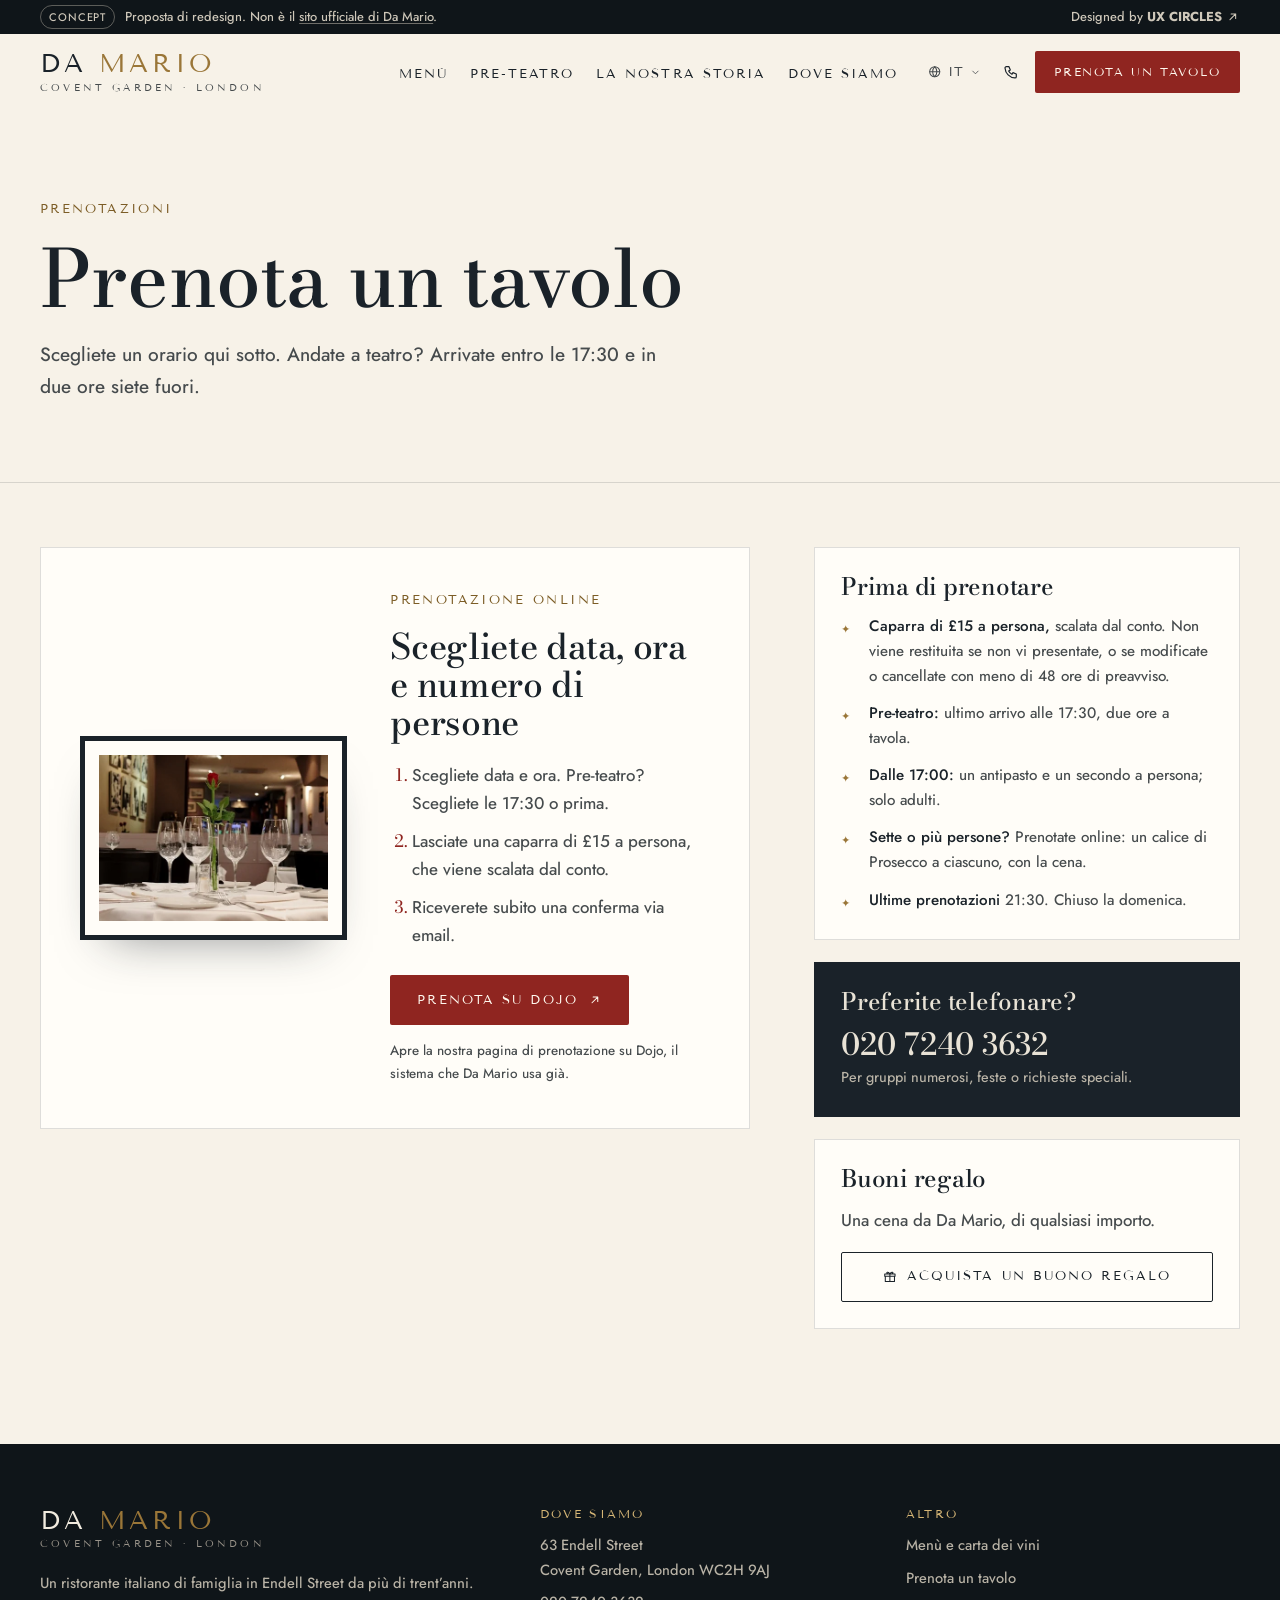
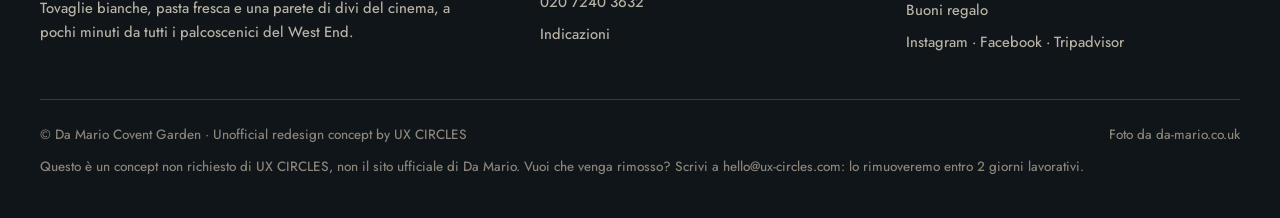
<file: it/book.html>
<!doctype html>
<html lang="it" class="no-js">
<head>
  <meta charset="utf-8">
  <meta name="viewport" content="width=device-width, initial-scale=1">
  <title>Prenota un tavolo · Da Mario Covent Garden</title>
  <meta name="description" content="Prenota un tavolo da Da Mario, 63 Endell Street, Covent Garden. Pranzo, cena e pre-teatro; ultimo arrivo pre-teatro alle 17:30.">
  <meta name="robots" content="noindex, nofollow">
  <meta name="theme-color" content="#f7f2e8">
  <link rel="canonical" href="https://uxcircles.github.io/da-mario/it/book.html">
  <link rel="alternate" hreflang="en-GB" href="https://uxcircles.github.io/da-mario/book.html">
  <link rel="alternate" hreflang="it" href="https://uxcircles.github.io/da-mario/it/book.html">
  <link rel="alternate" hreflang="zh-Hant" href="https://uxcircles.github.io/da-mario/zh/book.html">
  <link rel="icon" href="../favicon.svg" type="image/svg+xml">
  <link rel="apple-touch-icon" href="../apple-touch-icon.png">

  <meta property="og:type" content="restaurant">
  <meta property="og:site_name" content="Da Mario Covent Garden">
  <meta property="og:title" content="Prenota un tavolo · Da Mario Covent Garden">
  <meta property="og:description" content="Prenota un tavolo da Da Mario, 63 Endell Street, Covent Garden. Pranzo, cena e pre-teatro; ultimo arrivo pre-teatro alle 17:30.">
  <meta property="og:url" content="https://uxcircles.github.io/da-mario/it/book.html">
  <meta property="og:image" content="https://uxcircles.github.io/da-mario/assets/img/og.jpg">
  <meta property="og:image:width" content="1200">
  <meta property="og:image:height" content="630">
  <meta property="og:locale" content="it_IT">
  <meta name="twitter:card" content="summary_large_image">

  <link rel="preconnect" href="https://fonts.googleapis.com">
  <link rel="preconnect" href="https://fonts.gstatic.com" crossorigin>
  <link href="https://fonts.googleapis.com/css2?family=Bodoni+Moda:ital,opsz,wght@0,6..96,400..700;1,6..96,400..700&family=Jost:wght@400..600&family=Tenor+Sans&display=swap" rel="stylesheet">
  <link rel="stylesheet" href="../styles.css?v=14">
  <script>document.documentElement.classList.replace('no-js','js')</script>
</head><body>
  <svg aria-hidden="true" focusable="false" style="position:absolute;width:0;height:0;overflow:hidden">
    <symbol id="i-phone" viewBox="0 0 24 24"><path d="M5 4h4l2 5-2.5 1.5a11 11 0 0 0 5 5L15 13l5 2v4a2 2 0 0 1-2 2A16 16 0 0 1 3 6a2 2 0 0 1 2-2"/></symbol>
    <symbol id="i-arrow" viewBox="0 0 24 24"><path d="M5 12h14M13 6l6 6-6 6"/></symbol>
    <symbol id="i-ext" viewBox="0 0 24 24"><path d="M7 17 17 7M9 7h8v8"/></symbol>
    <symbol id="i-left" viewBox="0 0 24 24"><path d="M19 12H5M11 6l-6 6 6 6"/></symbol>
    <symbol id="i-close" viewBox="0 0 24 24"><path d="M6 6l12 12M18 6 6 18"/></symbol>
    <symbol id="i-pin" viewBox="0 0 24 24"><path d="M12 21s-7-6.2-7-12a7 7 0 0 1 14 0c0 5.8-7 12-7 12z"/><circle cx="12" cy="9" r="2.5"/></symbol>
    <symbol id="i-search" viewBox="0 0 24 24"><circle cx="11" cy="11" r="7"/><path d="m20 20-4-4"/></symbol>
    <symbol id="i-gift" viewBox="0 0 24 24"><path d="M4 11h16v9H4zM3 7h18v4H3zM12 7v13M12 7S10 3 7.5 4 8 7 12 7zm0 0s2-4 4.5-3S16 7 12 7z"/></symbol>
    <symbol id="i-globe" viewBox="0 0 24 24"><circle cx="12" cy="12" r="9"/><path d="M3 12h18M12 3c2.5 2.6 3.8 5.6 3.8 9s-1.3 6.4-3.8 9c-2.5-2.6-3.8-5.6-3.8-9S9.5 5.6 12 3z"/></symbol>
    <symbol id="i-chev" viewBox="0 0 24 24"><path d="m6 9 6 6 6-6"/></symbol>
    <symbol id="i-ig" viewBox="0 0 24 24"><rect x="3" y="3" width="18" height="18" rx="5"/><circle cx="12" cy="12" r="4"/><path d="M17.5 6.5h.01"/></symbol>
  </svg>
  <a class="skip" href="#main">Vai al contenuto</a>

  <header class="site-header" data-header>
    <div class="concept-bar" role="note">
      <div class="wrap concept-inner">
        <p><span class="concept-tag">Concept</span><span class="concept-long">Proposta di redesign. Non è il <a href="https://www.da-mario.co.uk/" target="_blank" rel="noopener">sito ufficiale di Da Mario</a>.</span></p>
        <a href="https://ux-circles.com/restaurants" target="_blank" rel="noopener">Designed by <strong>UX CIRCLES</strong> <svg class="icon" aria-hidden="true"><use href="#i-ext"/></svg></a>
      </div>
    </div>
    <div class="header-bar">
      <div class="wrap header-inner">
        <a class="brand" href="./" aria-label="Da Mario, home"><span class="brand-name">DA <b>MARIO</b></span><span class="brand-sub">Covent Garden · London</span></a>
        <nav class="nav" id="site-nav" aria-label="Principale" data-nav>
          <ul class="nav-list">
            <li><a href="menu.html">Menù</a></li>
            <li><a href="./#theatre">Pre-teatro</a></li>
            <li><a href="./#story">La nostra storia</a></li>
            <li><a href="./#visit">Dove siamo</a></li>
          </ul>
          <div class="nav-extra">
            <a class="btn btn-rosso" href="book.html">Prenota un tavolo</a>
            <p>63 Endell Street, London WC2H 9AJ<br><a href="tel:+442072403632">020 7240 3632</a></p>
            <p><a class="nav-lang" href="../book.html" lang="en-GB" hreflang="en-GB">English</a> · <a class="nav-lang" href="../zh/book.html" lang="zh-Hant" hreflang="zh-Hant">中文</a></p>
          </div>
        </nav>
        <div class="header-actions">
          <div class="lang" data-lang>
            <button class="lang-btn" type="button" aria-expanded="false" aria-controls="lang-menu" aria-label="Lingua: Italiano"><svg class="icon" aria-hidden="true"><use href="#i-globe"/></svg>IT<svg class="icon chev" aria-hidden="true"><use href="#i-chev"/></svg></button>
            <ul class="lang-menu" id="lang-menu" hidden><li><a href="../book.html" lang="en-GB" hreflang="en-GB"><span>English</span><b>EN</b></a></li><li><a href="../it/book.html" lang="it" hreflang="it" aria-current="true"><span>Italiano</span><b>IT</b></a></li><li><a href="../zh/book.html" lang="zh-Hant" hreflang="zh-Hant"><span>中文</span><b>中文</b></a></li></ul>
          </div>
          <a class="call-link" href="tel:+442072403632" aria-label="Chiama Da Mario al 020 7240 3632"><svg class="icon" aria-hidden="true"><use href="#i-phone"/></svg><span>020 7240 3632</span></a>
          <a class="btn btn-rosso btn-sm" href="book.html">Prenota un tavolo</a>
          <button class="burger" type="button" aria-label="Apri il menù" aria-expanded="false" aria-controls="site-nav" data-burger><span></span><span></span></button>
        </div>
      </div>
    </div>
  </header>

  <main id="main">
    <section class="page-hero">
      <div class="wrap">
        <p class="eyebrow">Prenotazioni</p>
        <h1 class="title-xl">Prenota un tavolo</h1>
        <p class="lede">Scegliete un orario qui sotto. Andate a teatro? Arrivate entro le 17:30 e in due ore siete fuori.</p>
      </div>
    </section>
    <div class="wrap book-grid">
      <div class="book-frame book-card">
        <figure class="frame"><img src="../assets/img/dining-rose.webp" width="500" height="375" alt="Un tavolo apparecchiato con tovaglia bianca, una rosa rossa e calici" fetchpriority="high"></figure>
        <div class="book-card-body">
          <p class="label">Prenotazione online</p>
          <h2 class="title-m">Scegliete data, ora e numero di persone</h2>
          <ol class="book-steps">
            <li>Scegliete data e ora. Pre-teatro? Scegliete le 17:30 o prima.</li>
            <li>Lasciate una caparra di £15 a persona, che viene scalata dal conto.</li>
            <li>Riceverete subito una conferma via email.</li>
          </ol>
          <a class="btn btn-rosso" href="https://web.dojo.app/create_booking/vendor/qFLGFzh_2aZW-vHRCULwroXTFqN0G2azHNgnHFQIzXQ_restaurant" target="_blank" rel="noopener">Prenota su Dojo <svg class="icon" aria-hidden="true"><use href="#i-ext"/></svg></a>
          <p class="small-note">Apre la nostra pagina di prenotazione su Dojo, il sistema che Da Mario usa già.</p>
        </div>
      </div>
      <aside class="book-side">
        <div class="side-card">
          <h2>Prima di prenotare</h2>
          <ul>
            <li><span><strong>Caparra di £15 a persona,</strong> scalata dal conto. Non viene restituita se non vi presentate, o se modificate o cancellate con meno di 48 ore di preavviso.</span></li>
            <li><span><strong>Pre-teatro:</strong> ultimo arrivo alle 17:30, due ore a tavola.</span></li>
            <li><span><strong>Dalle 17:00:</strong> un antipasto e un secondo a persona; solo adulti.</span></li>
            <li><span><strong>Sette o più persone?</strong> Prenotate online: un calice di Prosecco a ciascuno, con la cena.</span></li>
            <li><span><strong>Ultime prenotazioni</strong> 21:30. Chiuso la domenica.</span></li>
          </ul>
        </div>
        <div class="side-card on-dark">
          <h2>Preferite telefonare?</h2>
          <a class="big-phone" href="tel:+442072403632">020 7240 3632</a>
          <p class="small-print" style="margin:0">Per gruppi numerosi, feste o richieste speciali.</p>
        </div>
        <div class="side-card">
          <h2>Buoni regalo</h2>
          <p style="color:var(--ink-soft);margin:0">Una cena da Da Mario, di qualsiasi importo.</p>
          <a class="btn btn-line" href="https://forms.gle/SkmRXuyRscFs8mUk9" target="_blank" rel="noopener"><svg class="icon" aria-hidden="true"><use href="#i-gift"/></svg>Acquista un buono regalo</a>
        </div>
      </aside>
    </div>
  </main>
  <footer class="site-footer">
    <div class="wrap">
      <div class="footer-grid">
        <div>
          <a class="brand" href="./"><span class="brand-name">DA <b>MARIO</b></span><span class="brand-sub">Covent Garden · London</span></a>
          <p style="margin-top:22px;max-width:30em">Un ristorante italiano di famiglia in Endell Street da più di trent’anni. Tovaglie bianche, pasta fresca e una parete di divi del cinema, a pochi minuti da tutti i palcoscenici del West End.</p>
        </div>
        <div>
          <h3>Dove siamo</h3>
          <ul>
            <li>63 Endell Street<br>Covent Garden, London WC2H 9AJ</li>
            <li><a href="tel:+442072403632">020 7240 3632</a></li>
            <li><a href="https://www.google.co.uk/maps/place/Da+Mario+Covent+Garden/@51.5150558,-0.1268186,18z/data=!3m1!4b1!4m5!3m4!1s0x48761b332d1f8807:0xe8155715f0aac02c!8m2!3d51.5150558!4d-0.1256986" target="_blank" rel="noopener">Indicazioni</a></li>
          </ul>
        </div>
        <div>
          <h3>Altro</h3>
          <ul>
            <li><a href="menu.html">Menù e carta dei vini</a></li>
            <li><a href="book.html">Prenota un tavolo</a></li>
            <li><a href="https://forms.gle/SkmRXuyRscFs8mUk9" target="_blank" rel="noopener">Buoni regalo</a></li>
            <li><a href="https://www.instagram.com/da_mario_covent_garden/" target="_blank" rel="noopener">Instagram</a> · <a href="https://www.facebook.com/damario.coventgarden" target="_blank" rel="noopener">Facebook</a> · <a href="https://www.tripadvisor.co.uk/Restaurant_Review-g186338-d718583-Reviews-Da_Mario_Covent_Garden-London_England.html" target="_blank" rel="noopener">Tripadvisor</a></li>
          </ul>
        </div>
      </div>
      <div class="footer-base">
        <span>© Da Mario Covent Garden · Unofficial redesign concept by <a href="https://ux-circles.com/restaurants" target="_blank" rel="noopener">UX CIRCLES</a></span>
        <span>Foto da da-mario.co.uk</span>
        <span data-takedown style="flex-basis: 100%; margin: 0;">Questo è un concept non richiesto di UX CIRCLES, non il sito ufficiale di Da Mario. Vuoi che venga rimosso? Scrivi a <a href="mailto:hello@ux-circles.com">hello@ux-circles.com</a>: lo rimuoveremo entro 2 giorni lavorativi.</span>
      </div>
    </div>
  </footer>

  <script src="../main.js?v=6" defer></script>
</body>
</html>
</file>
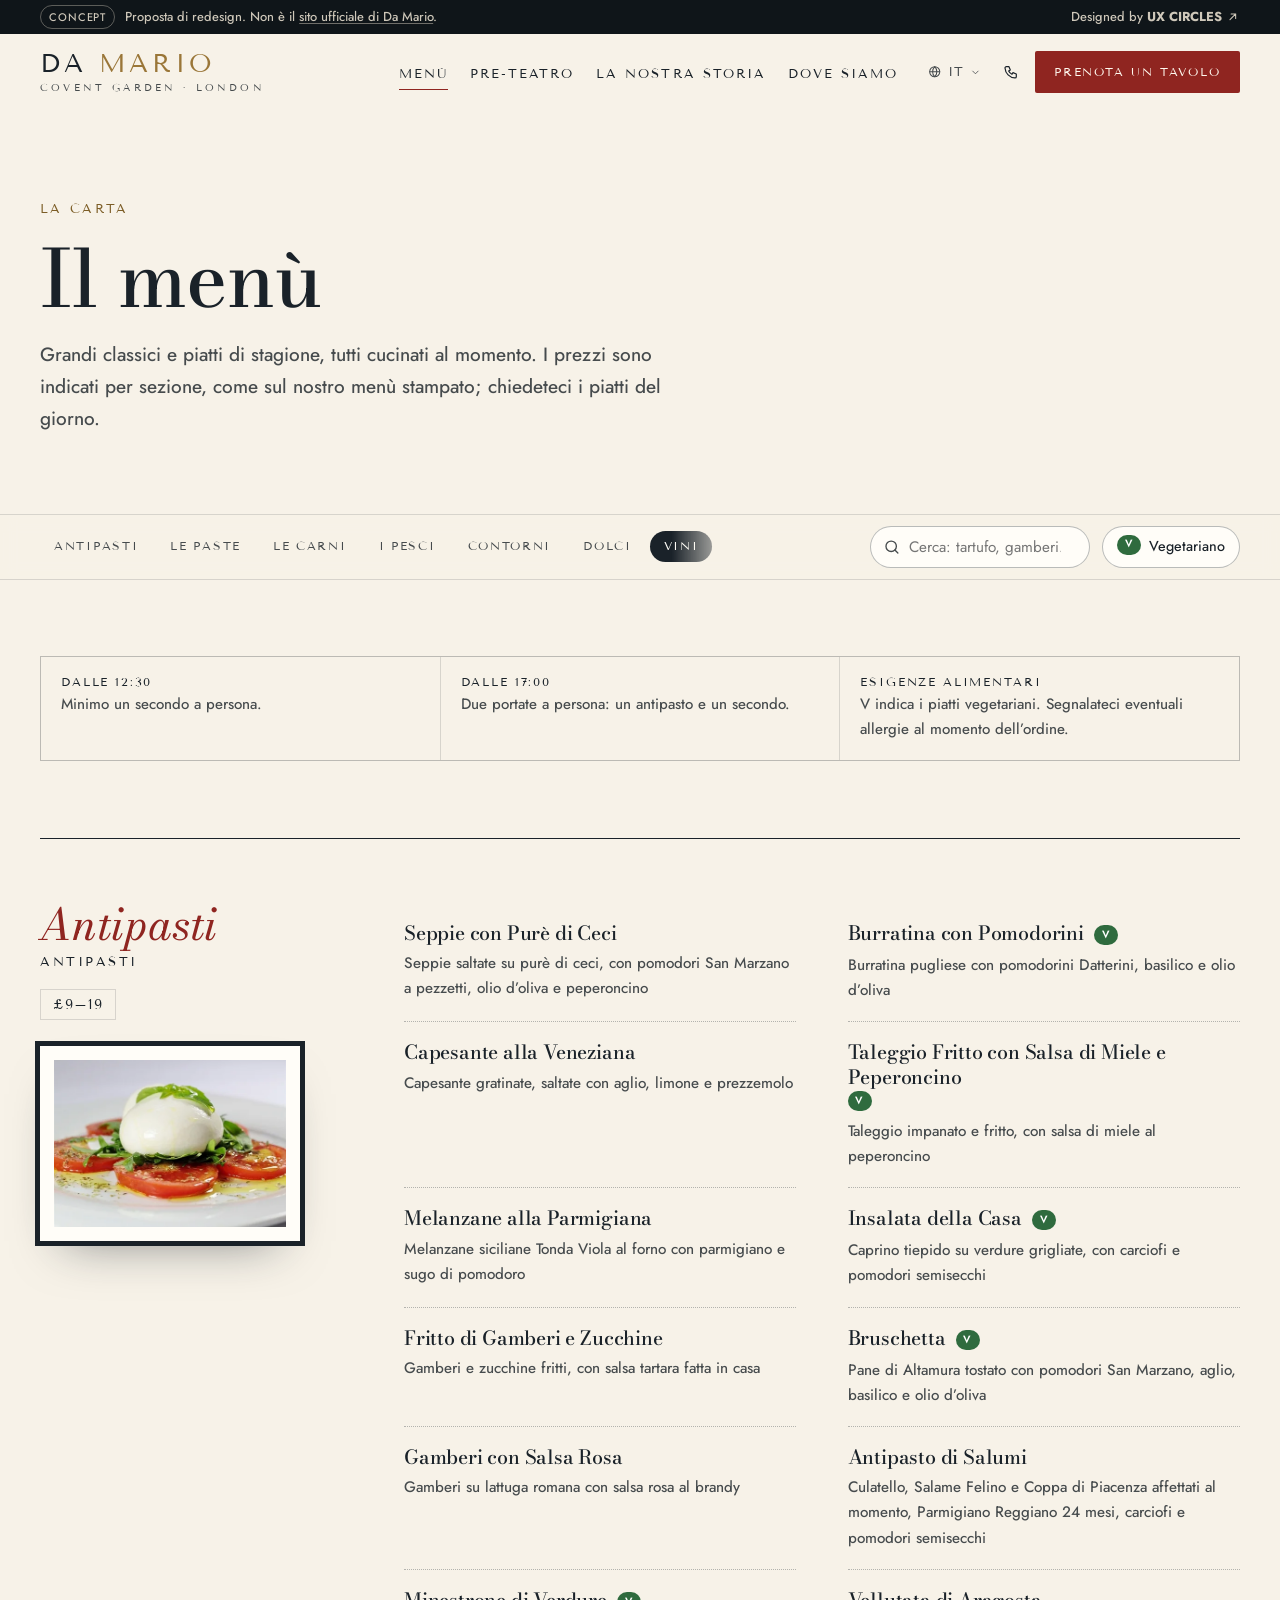
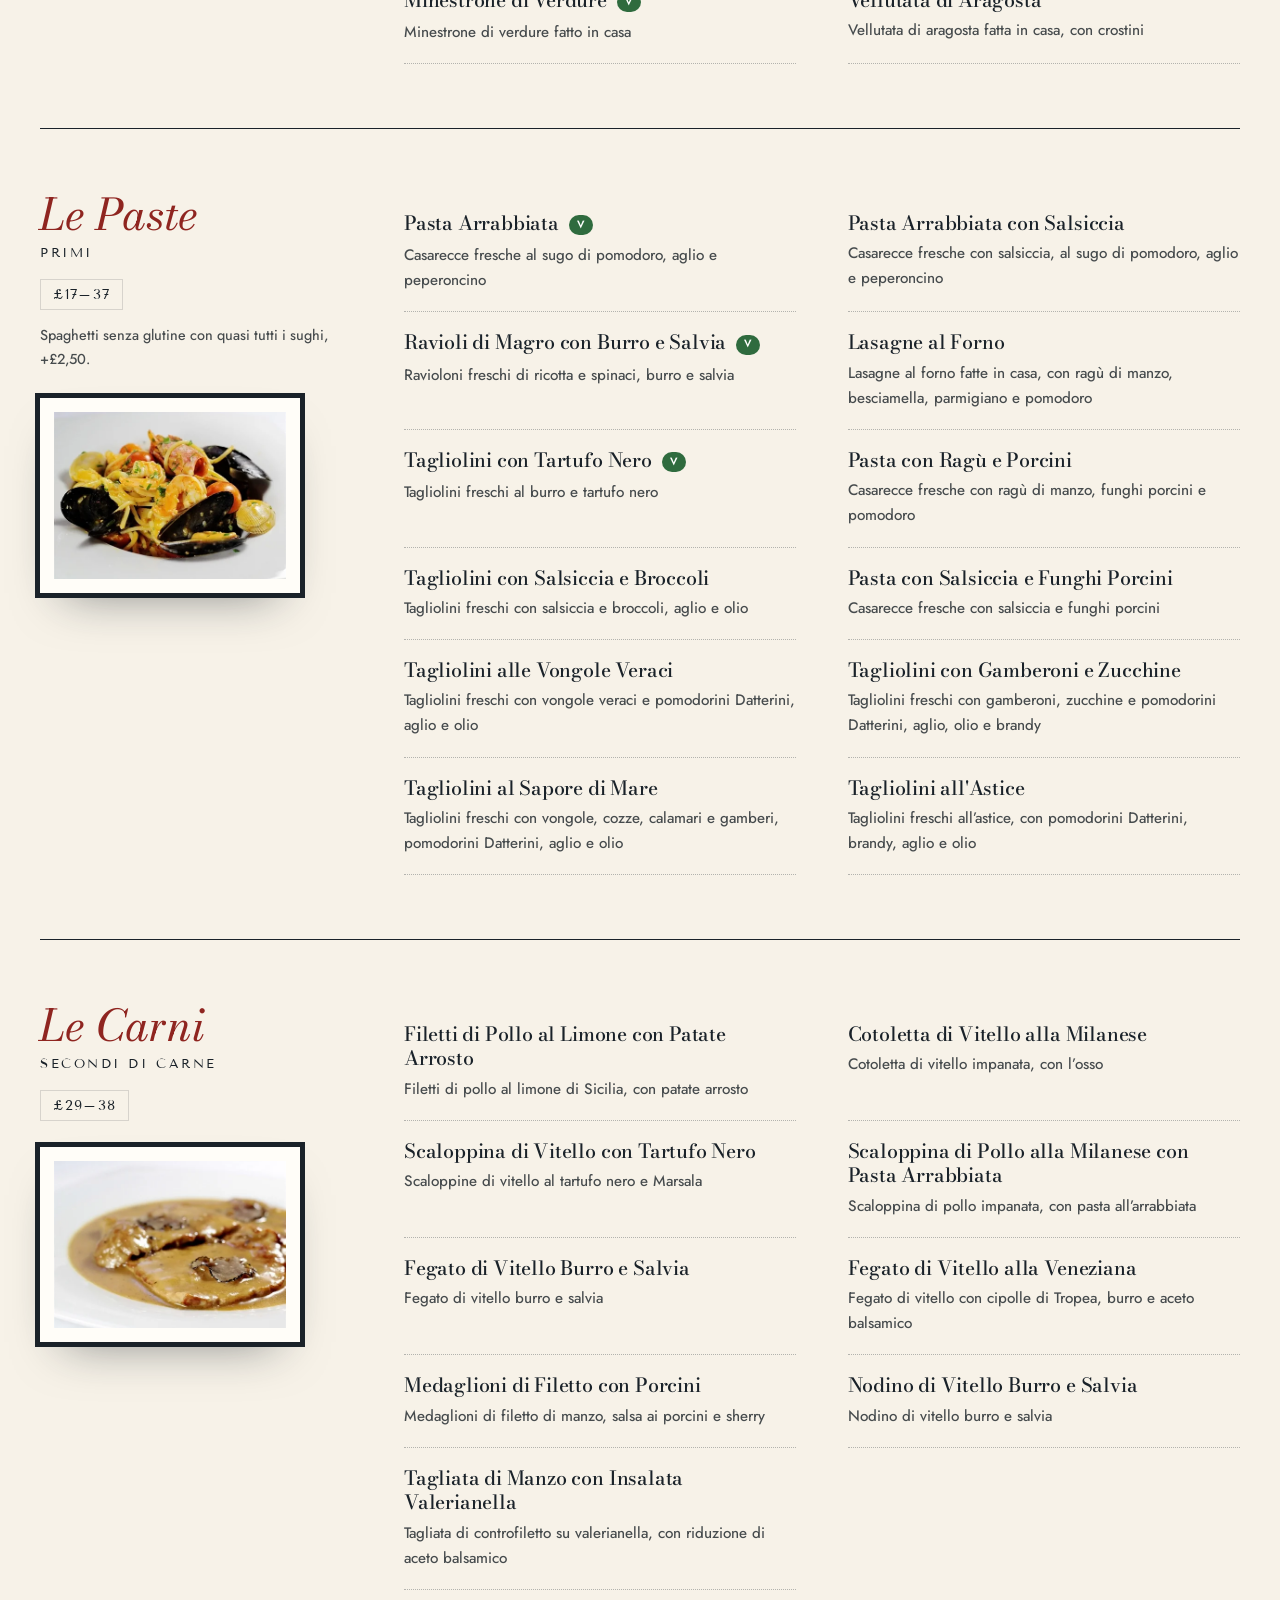
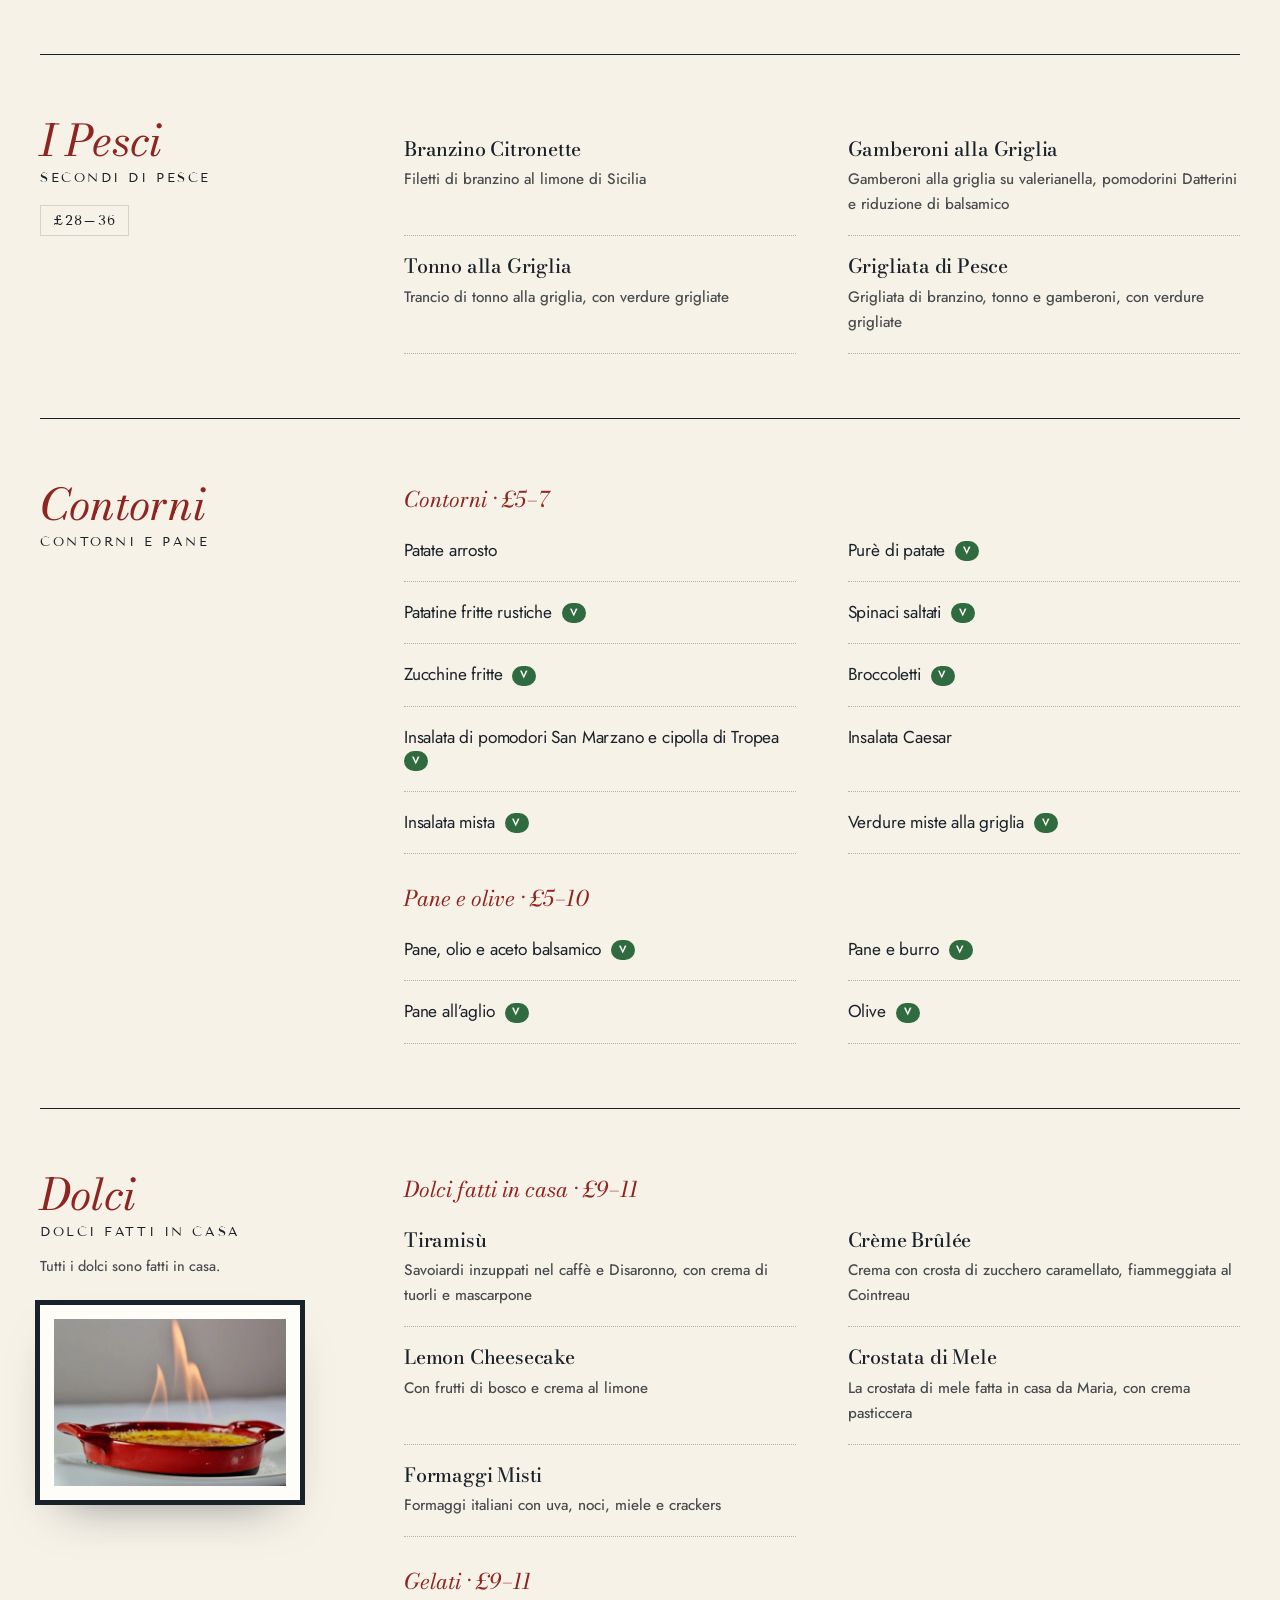
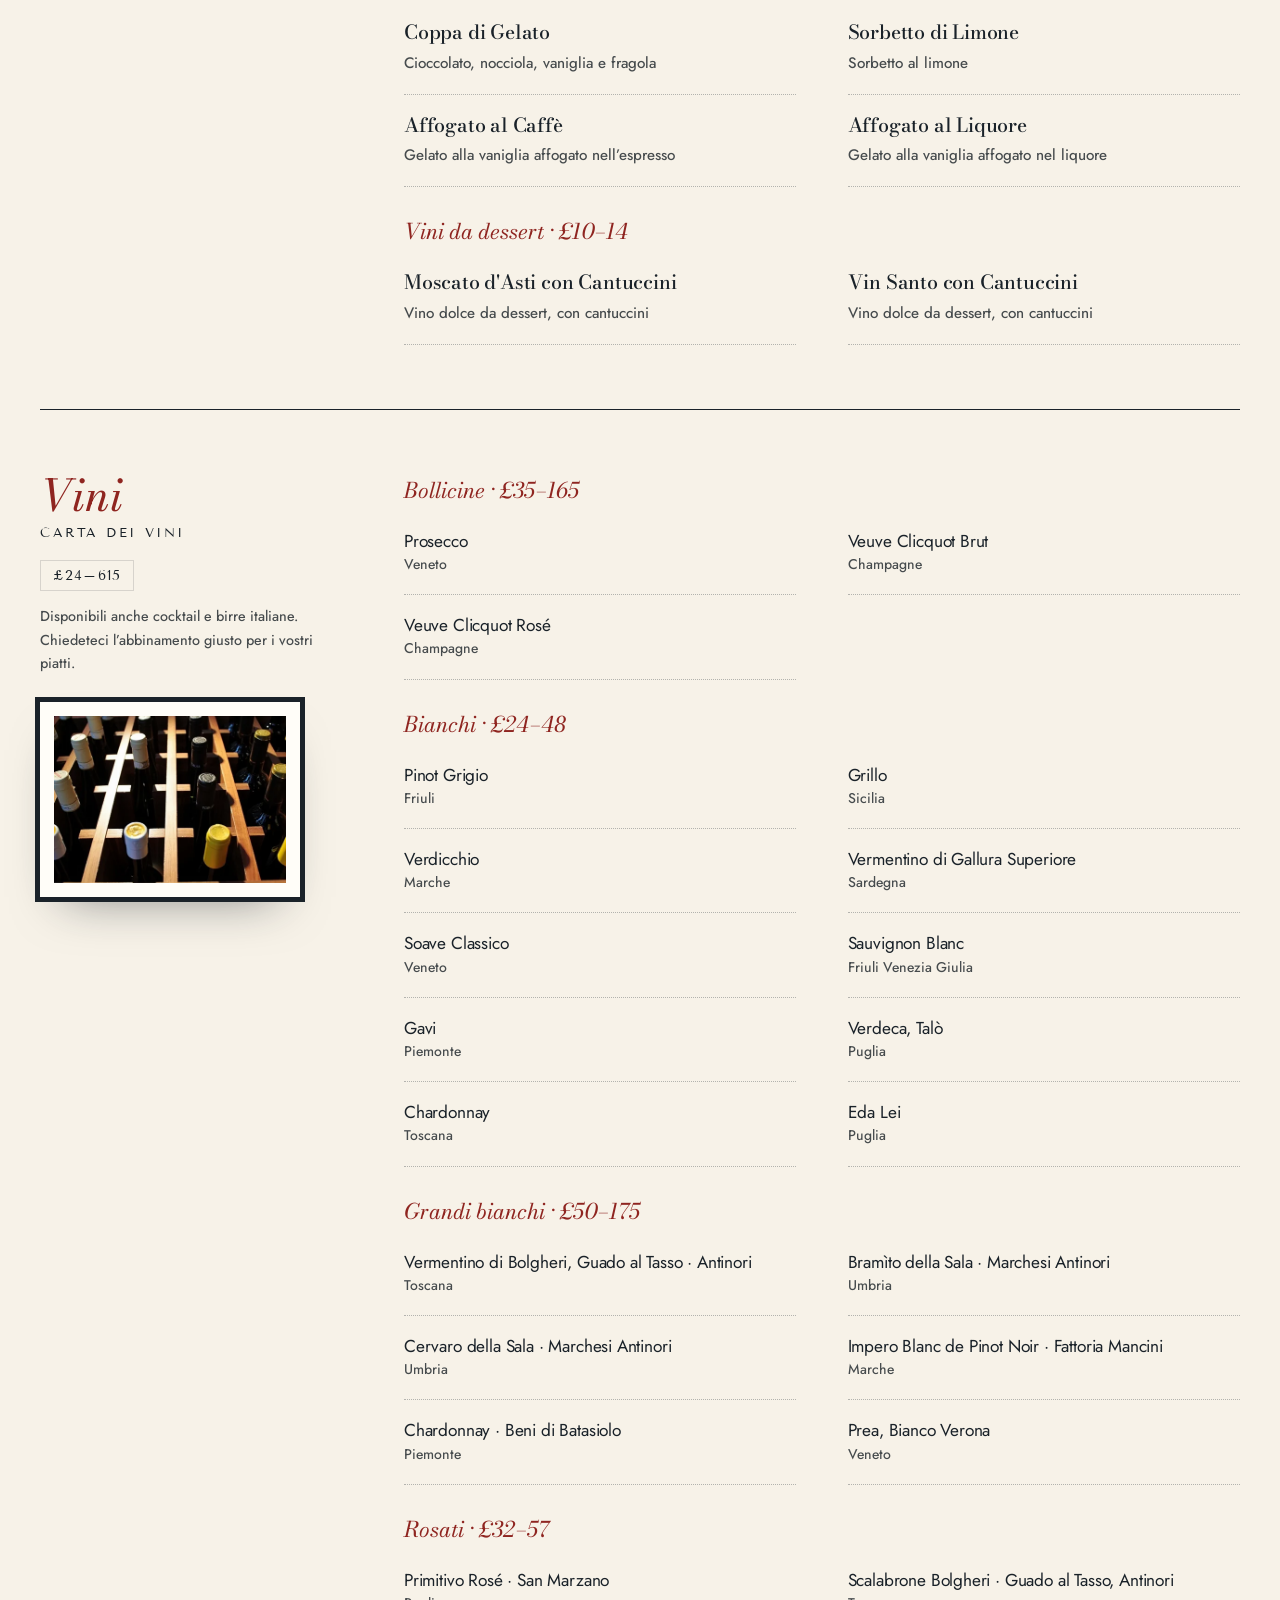
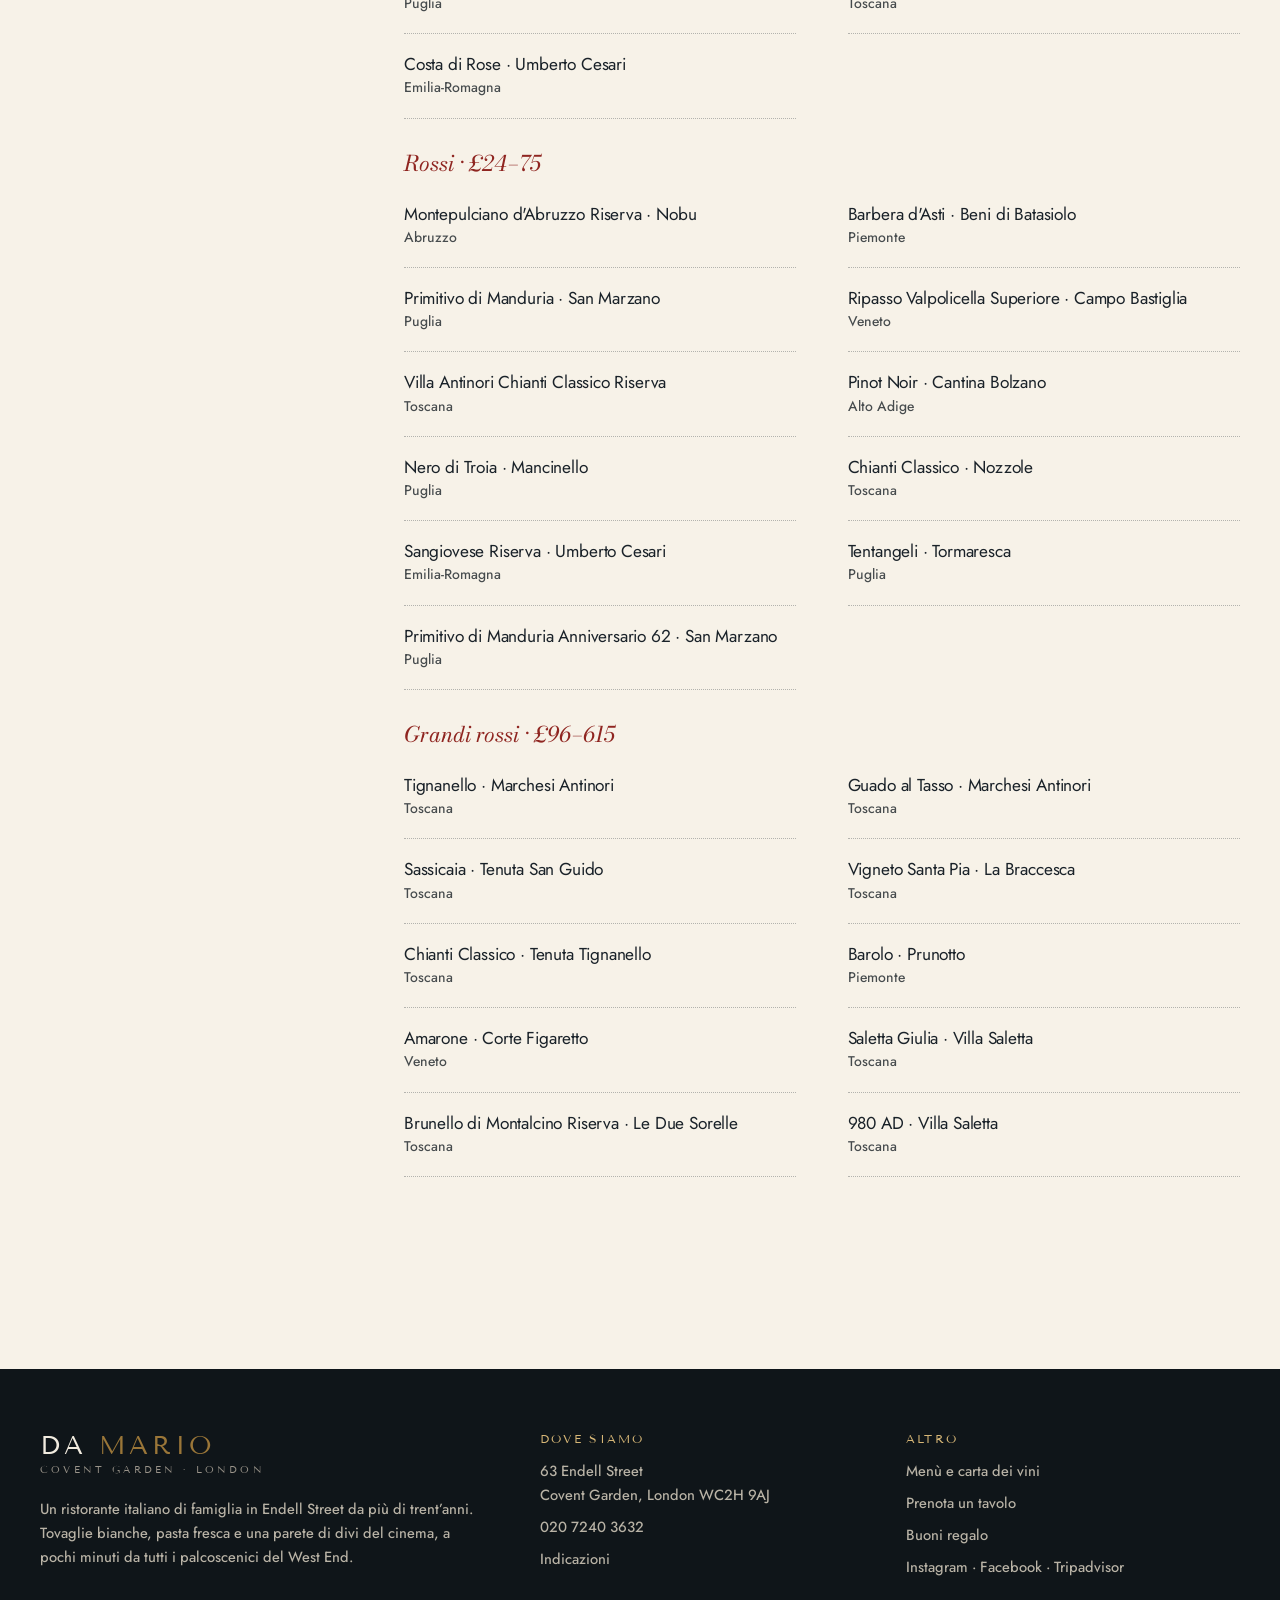
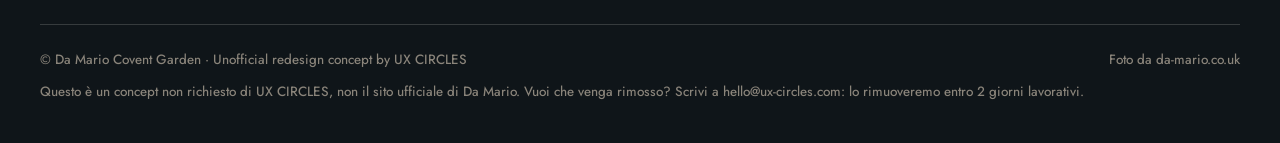
<file: it/menu.html>
<!doctype html>
<html lang="it" class="no-js">
<head>
  <meta charset="utf-8">
  <meta name="viewport" content="width=device-width, initial-scale=1">
  <title>Menù e carta dei vini · Da Mario Covent Garden</title>
  <meta name="description" content="Il menù alla carta di Da Mario: antipasti, pasta fresca, vitello, pesce, dolci fatti in casa e una carta dei vini tutta italiana. Piatti vegetariani e senza glutine.">
  <meta name="robots" content="noindex, nofollow">
  <meta name="theme-color" content="#f7f2e8">
  <link rel="canonical" href="https://uxcircles.github.io/da-mario/it/menu.html">
  <link rel="alternate" hreflang="en-GB" href="https://uxcircles.github.io/da-mario/menu.html">
  <link rel="alternate" hreflang="it" href="https://uxcircles.github.io/da-mario/it/menu.html">
  <link rel="alternate" hreflang="zh-Hant" href="https://uxcircles.github.io/da-mario/zh/menu.html">
  <link rel="icon" href="../favicon.svg" type="image/svg+xml">
  <link rel="apple-touch-icon" href="../apple-touch-icon.png">

  <meta property="og:type" content="restaurant">
  <meta property="og:site_name" content="Da Mario Covent Garden">
  <meta property="og:title" content="Menù e carta dei vini · Da Mario Covent Garden">
  <meta property="og:description" content="Il menù alla carta di Da Mario: antipasti, pasta fresca, vitello, pesce, dolci fatti in casa e una carta dei vini tutta italiana. Piatti vegetariani e senza glutine.">
  <meta property="og:url" content="https://uxcircles.github.io/da-mario/it/menu.html">
  <meta property="og:image" content="https://uxcircles.github.io/da-mario/assets/img/og.jpg">
  <meta property="og:image:width" content="1200">
  <meta property="og:image:height" content="630">
  <meta property="og:locale" content="it_IT">
  <meta name="twitter:card" content="summary_large_image">

  <link rel="preconnect" href="https://fonts.googleapis.com">
  <link rel="preconnect" href="https://fonts.gstatic.com" crossorigin>
  <link href="https://fonts.googleapis.com/css2?family=Bodoni+Moda:ital,opsz,wght@0,6..96,400..700;1,6..96,400..700&family=Jost:wght@400..600&family=Tenor+Sans&display=swap" rel="stylesheet">
  <link rel="stylesheet" href="../styles.css?v=14">
  <script>document.documentElement.classList.replace('no-js','js')</script>
</head><body>
  <svg aria-hidden="true" focusable="false" style="position:absolute;width:0;height:0;overflow:hidden">
    <symbol id="i-phone" viewBox="0 0 24 24"><path d="M5 4h4l2 5-2.5 1.5a11 11 0 0 0 5 5L15 13l5 2v4a2 2 0 0 1-2 2A16 16 0 0 1 3 6a2 2 0 0 1 2-2"/></symbol>
    <symbol id="i-arrow" viewBox="0 0 24 24"><path d="M5 12h14M13 6l6 6-6 6"/></symbol>
    <symbol id="i-ext" viewBox="0 0 24 24"><path d="M7 17 17 7M9 7h8v8"/></symbol>
    <symbol id="i-left" viewBox="0 0 24 24"><path d="M19 12H5M11 6l-6 6 6 6"/></symbol>
    <symbol id="i-close" viewBox="0 0 24 24"><path d="M6 6l12 12M18 6 6 18"/></symbol>
    <symbol id="i-pin" viewBox="0 0 24 24"><path d="M12 21s-7-6.2-7-12a7 7 0 0 1 14 0c0 5.8-7 12-7 12z"/><circle cx="12" cy="9" r="2.5"/></symbol>
    <symbol id="i-search" viewBox="0 0 24 24"><circle cx="11" cy="11" r="7"/><path d="m20 20-4-4"/></symbol>
    <symbol id="i-gift" viewBox="0 0 24 24"><path d="M4 11h16v9H4zM3 7h18v4H3zM12 7v13M12 7S10 3 7.5 4 8 7 12 7zm0 0s2-4 4.5-3S16 7 12 7z"/></symbol>
    <symbol id="i-globe" viewBox="0 0 24 24"><circle cx="12" cy="12" r="9"/><path d="M3 12h18M12 3c2.5 2.6 3.8 5.6 3.8 9s-1.3 6.4-3.8 9c-2.5-2.6-3.8-5.6-3.8-9S9.5 5.6 12 3z"/></symbol>
    <symbol id="i-chev" viewBox="0 0 24 24"><path d="m6 9 6 6 6-6"/></symbol>
    <symbol id="i-ig" viewBox="0 0 24 24"><rect x="3" y="3" width="18" height="18" rx="5"/><circle cx="12" cy="12" r="4"/><path d="M17.5 6.5h.01"/></symbol>
  </svg>
  <a class="skip" href="#main">Vai al contenuto</a>

  <header class="site-header" data-header>
    <div class="concept-bar" role="note">
      <div class="wrap concept-inner">
        <p><span class="concept-tag">Concept</span><span class="concept-long">Proposta di redesign. Non è il <a href="https://www.da-mario.co.uk/" target="_blank" rel="noopener">sito ufficiale di Da Mario</a>.</span></p>
        <a href="https://ux-circles.com/restaurants" target="_blank" rel="noopener">Designed by <strong>UX CIRCLES</strong> <svg class="icon" aria-hidden="true"><use href="#i-ext"/></svg></a>
      </div>
    </div>
    <div class="header-bar">
      <div class="wrap header-inner">
        <a class="brand" href="./" aria-label="Da Mario, home"><span class="brand-name">DA <b>MARIO</b></span><span class="brand-sub">Covent Garden · London</span></a>
        <nav class="nav" id="site-nav" aria-label="Principale" data-nav>
          <ul class="nav-list">
            <li><a href="menu.html" aria-current="page">Menù</a></li>
            <li><a href="./#theatre">Pre-teatro</a></li>
            <li><a href="./#story">La nostra storia</a></li>
            <li><a href="./#visit">Dove siamo</a></li>
          </ul>
          <div class="nav-extra">
            <a class="btn btn-rosso" href="book.html">Prenota un tavolo</a>
            <p>63 Endell Street, London WC2H 9AJ<br><a href="tel:+442072403632">020 7240 3632</a></p>
            <p><a class="nav-lang" href="../menu.html" lang="en-GB" hreflang="en-GB">English</a> · <a class="nav-lang" href="../zh/menu.html" lang="zh-Hant" hreflang="zh-Hant">中文</a></p>
          </div>
        </nav>
        <div class="header-actions">
          <div class="lang" data-lang>
            <button class="lang-btn" type="button" aria-expanded="false" aria-controls="lang-menu" aria-label="Lingua: Italiano"><svg class="icon" aria-hidden="true"><use href="#i-globe"/></svg>IT<svg class="icon chev" aria-hidden="true"><use href="#i-chev"/></svg></button>
            <ul class="lang-menu" id="lang-menu" hidden><li><a href="../menu.html" lang="en-GB" hreflang="en-GB"><span>English</span><b>EN</b></a></li><li><a href="../it/menu.html" lang="it" hreflang="it" aria-current="true"><span>Italiano</span><b>IT</b></a></li><li><a href="../zh/menu.html" lang="zh-Hant" hreflang="zh-Hant"><span>中文</span><b>中文</b></a></li></ul>
          </div>
          <a class="call-link" href="tel:+442072403632" aria-label="Chiama Da Mario al 020 7240 3632"><svg class="icon" aria-hidden="true"><use href="#i-phone"/></svg><span>020 7240 3632</span></a>
          <a class="btn btn-rosso btn-sm" href="book.html">Prenota un tavolo</a>
          <button class="burger" type="button" aria-label="Apri il menù" aria-expanded="false" aria-controls="site-nav" data-burger><span></span><span></span></button>
        </div>
      </div>
    </div>
  </header>

  <main id="main">
    <section class="page-hero">
      <div class="wrap">
        <p class="eyebrow">La carta</p>
        <h1 class="title-xl">Il menù</h1>
        <p class="lede">Grandi classici e piatti di stagione, tutti cucinati al momento. I prezzi sono indicati per sezione, come sul nostro menù stampato; chiedeteci i piatti del giorno.</p>
      </div>
    </section>
    <div class="menu-toolbar" data-menu-toolbar>
      <div class="wrap menu-toolbar-inner">
        <nav class="menu-tabs" aria-label="Sezioni del menù" data-menu-tabs><a href="#antipasti">Antipasti</a><a href="#paste">Le Paste</a><a href="#carni">Le Carni</a><a href="#pesci">I Pesci</a><a href="#contorni">Contorni</a><a href="#dolci">Dolci</a><a href="#vini">Vini</a></nav>
        <div class="menu-tools">
          <label class="search"><span class="sr-only">Cerca nel menù</span><svg class="icon" aria-hidden="true"><use href="#i-search"/></svg><input type="search" placeholder="Cerca: tartufo, gamberi…" data-menu-search autocomplete="off"></label>
          <button class="toggle" type="button" aria-pressed="false" data-veg-toggle><span class="tag" aria-hidden="true">V</span>Vegetariano</button>
        </div>
      </div>
    </div>
    <div class="wrap menu-body">
      <div class="menu-intro">
        <div><strong>Dalle 12:30</strong>Minimo un secondo a persona.</div>
        <div><strong>Dalle 17:00</strong>Due portate a persona: un antipasto e un secondo.</div>
        <div><strong>Esigenze alimentari</strong>V indica i piatti vegetariani. Segnalateci eventuali allergie al momento dell’ordine.</div>
      </div>
      
        <section class="menu-section" id="antipasti" aria-labelledby="h-antipasti" data-section>
          <div class="menu-section-head">
            <span class="it" lang="it">Antipasti</span>
            <h2 id="h-antipasti">Antipasti</h2>
            <span class="range">£9–19</span>
            <figure class="frame"><img src="../assets/img/burrata.webp" width="500" height="375" alt="Burrata su fette di pomodoro con rucola e basilico" loading="lazy" decoding="async"></figure>
          </div>
          <div class="items"><div class="item" data-item><h3><span lang="it">Seppie con Purè di Ceci</span></h3><p>Seppie saltate su purè di ceci, con pomodori San Marzano a pezzetti, olio d’oliva e peperoncino</p></div><div class="item" data-item data-veg><h3><span lang="it">Burratina con Pomodorini</span> <span class="tag" title="Vegetariano">V</span></h3><p>Burratina pugliese con pomodorini Datterini, basilico e olio d’oliva</p></div><div class="item" data-item><h3><span lang="it">Capesante alla Veneziana</span></h3><p>Capesante gratinate, saltate con aglio, limone e prezzemolo</p></div><div class="item" data-item data-veg><h3><span lang="it">Taleggio Fritto con Salsa di Miele e Peperoncino</span> <span class="tag" title="Vegetariano">V</span></h3><p>Taleggio impanato e fritto, con salsa di miele al peperoncino</p></div><div class="item" data-item><h3><span lang="it">Melanzane alla Parmigiana</span></h3><p>Melanzane siciliane Tonda Viola al forno con parmigiano e sugo di pomodoro</p></div><div class="item" data-item data-veg><h3><span lang="it">Insalata della Casa</span> <span class="tag" title="Vegetariano">V</span></h3><p>Caprino tiepido su verdure grigliate, con carciofi e pomodori semisecchi</p></div><div class="item" data-item><h3><span lang="it">Fritto di Gamberi e Zucchine</span></h3><p>Gamberi e zucchine fritti, con salsa tartara fatta in casa</p></div><div class="item" data-item data-veg><h3><span lang="it">Bruschetta</span> <span class="tag" title="Vegetariano">V</span></h3><p>Pane di Altamura tostato con pomodori San Marzano, aglio, basilico e olio d’oliva</p></div><div class="item" data-item><h3><span lang="it">Gamberi con Salsa Rosa</span></h3><p>Gamberi su lattuga romana con salsa rosa al brandy</p></div><div class="item" data-item><h3><span lang="it">Antipasto di Salumi</span></h3><p>Culatello, Salame Felino e Coppa di Piacenza affettati al momento, Parmigiano Reggiano 24 mesi, carciofi e pomodori semisecchi</p></div><div class="item" data-item data-veg><h3><span lang="it">Minestrone di Verdure</span> <span class="tag" title="Vegetariano">V</span></h3><p>Minestrone di verdure fatto in casa</p></div><div class="item" data-item><h3><span lang="it">Vellutata di Aragosta</span></h3><p>Vellutata di aragosta fatta in casa, con crostini</p></div></div>
        </section>
        <section class="menu-section" id="paste" aria-labelledby="h-paste" data-section>
          <div class="menu-section-head">
            <span class="it" lang="it">Le Paste</span>
            <h2 id="h-paste">Primi</h2>
            <span class="range">£17–37</span><p class="sub">Spaghetti senza glutine con quasi tutti i sughi, +£2,50.</p>
            <figure class="frame"><img src="../assets/img/linguine-mare.webp" width="500" height="375" alt="Pasta ai frutti di mare con cozze, vongole e gamberi" loading="lazy" decoding="async"></figure>
          </div>
          <div class="items"><div class="item" data-item data-veg><h3><span lang="it">Pasta Arrabbiata</span> <span class="tag" title="Vegetariano">V</span></h3><p>Casarecce fresche al sugo di pomodoro, aglio e peperoncino</p></div><div class="item" data-item><h3><span lang="it">Pasta Arrabbiata con Salsiccia</span></h3><p>Casarecce fresche con salsiccia, al sugo di pomodoro, aglio e peperoncino</p></div><div class="item" data-item data-veg><h3><span lang="it">Ravioli di Magro con Burro e Salvia</span> <span class="tag" title="Vegetariano">V</span></h3><p>Ravioloni freschi di ricotta e spinaci, burro e salvia</p></div><div class="item" data-item><h3><span lang="it">Lasagne al Forno</span></h3><p>Lasagne al forno fatte in casa, con ragù di manzo, besciamella, parmigiano e pomodoro</p></div><div class="item" data-item data-veg><h3><span lang="it">Tagliolini con Tartufo Nero</span> <span class="tag" title="Vegetariano">V</span></h3><p>Tagliolini freschi al burro e tartufo nero</p></div><div class="item" data-item><h3><span lang="it">Pasta con Ragù e Porcini</span></h3><p>Casarecce fresche con ragù di manzo, funghi porcini e pomodoro</p></div><div class="item" data-item><h3><span lang="it">Tagliolini con Salsiccia e Broccoli</span></h3><p>Tagliolini freschi con salsiccia e broccoli, aglio e olio</p></div><div class="item" data-item><h3><span lang="it">Pasta con Salsiccia e Funghi Porcini</span></h3><p>Casarecce fresche con salsiccia e funghi porcini</p></div><div class="item" data-item><h3><span lang="it">Tagliolini alle Vongole Veraci</span></h3><p>Tagliolini freschi con vongole veraci e pomodorini Datterini, aglio e olio</p></div><div class="item" data-item><h3><span lang="it">Tagliolini con Gamberoni e Zucchine</span></h3><p>Tagliolini freschi con gamberoni, zucchine e pomodorini Datterini, aglio, olio e brandy</p></div><div class="item" data-item><h3><span lang="it">Tagliolini al Sapore di Mare</span></h3><p>Tagliolini freschi con vongole, cozze, calamari e gamberi, pomodorini Datterini, aglio e olio</p></div><div class="item" data-item><h3><span lang="it">Tagliolini all'Astice</span></h3><p>Tagliolini freschi all’astice, con pomodorini Datterini, brandy, aglio e olio</p></div></div>
        </section>
        <section class="menu-section" id="carni" aria-labelledby="h-carni" data-section>
          <div class="menu-section-head">
            <span class="it" lang="it">Le Carni</span>
            <h2 id="h-carni">Secondi di carne</h2>
            <span class="range">£29–38</span>
            <figure class="frame"><img src="../assets/img/veal-truffle.webp" width="500" height="375" alt="Scaloppine di vitello al tartufo nero" loading="lazy" decoding="async"></figure>
          </div>
          <div class="items"><div class="item" data-item><h3><span lang="it">Filetti di Pollo al Limone con Patate Arrosto</span></h3><p>Filetti di pollo al limone di Sicilia, con patate arrosto</p></div><div class="item" data-item><h3><span lang="it">Cotoletta di Vitello alla Milanese</span></h3><p>Cotoletta di vitello impanata, con l’osso</p></div><div class="item" data-item><h3><span lang="it">Scaloppina di Vitello con Tartufo Nero</span></h3><p>Scaloppine di vitello al tartufo nero e Marsala</p></div><div class="item" data-item><h3><span lang="it">Scaloppina di Pollo alla Milanese con Pasta Arrabbiata</span></h3><p>Scaloppina di pollo impanata, con pasta all’arrabbiata</p></div><div class="item" data-item><h3><span lang="it">Fegato di Vitello Burro e Salvia</span></h3><p>Fegato di vitello burro e salvia</p></div><div class="item" data-item><h3><span lang="it">Fegato di Vitello alla Veneziana</span></h3><p>Fegato di vitello con cipolle di Tropea, burro e aceto balsamico</p></div><div class="item" data-item><h3><span lang="it">Medaglioni di Filetto con Porcini</span></h3><p>Medaglioni di filetto di manzo, salsa ai porcini e sherry</p></div><div class="item" data-item><h3><span lang="it">Nodino di Vitello Burro e Salvia</span></h3><p>Nodino di vitello burro e salvia</p></div><div class="item" data-item><h3><span lang="it">Tagliata di Manzo con Insalata Valerianella</span></h3><p>Tagliata di controfiletto su valerianella, con riduzione di aceto balsamico</p></div></div>
        </section>
        <section class="menu-section" id="pesci" aria-labelledby="h-pesci" data-section>
          <div class="menu-section-head">
            <span class="it" lang="it">I Pesci</span>
            <h2 id="h-pesci">Secondi di pesce</h2>
            <span class="range">£28–36</span>
            
          </div>
          <div class="items"><div class="item" data-item><h3><span lang="it">Branzino Citronette</span></h3><p>Filetti di branzino al limone di Sicilia</p></div><div class="item" data-item><h3><span lang="it">Gamberoni alla Griglia</span></h3><p>Gamberoni alla griglia su valerianella, pomodorini Datterini e riduzione di balsamico</p></div><div class="item" data-item><h3><span lang="it">Tonno alla Griglia</span></h3><p>Trancio di tonno alla griglia, con verdure grigliate</p></div><div class="item" data-item><h3><span lang="it">Grigliata di Pesce</span></h3><p>Grigliata di branzino, tonno e gamberoni, con verdure grigliate</p></div></div>
        </section>
        <section class="menu-section" id="contorni" aria-labelledby="h-contorni" data-section>
          <div class="menu-section-head">
            <span class="it" lang="it">Contorni</span>
            <h2 id="h-contorni">Contorni e pane</h2>
            
            
          </div>
          <div class="items simple"><p class="menu-sub">Contorni · £5–7</p><div class="item" data-item><h3>Patate arrosto</h3></div><div class="item" data-item data-veg><h3>Purè di patate <span class="tag" title="Vegetariano">V</span></h3></div><div class="item" data-item data-veg><h3>Patatine fritte rustiche <span class="tag" title="Vegetariano">V</span></h3></div><div class="item" data-item data-veg><h3>Spinaci saltati <span class="tag" title="Vegetariano">V</span></h3></div><div class="item" data-item data-veg><h3>Zucchine fritte <span class="tag" title="Vegetariano">V</span></h3></div><div class="item" data-item data-veg><h3>Broccoletti <span class="tag" title="Vegetariano">V</span></h3></div><div class="item" data-item data-veg><h3>Insalata di pomodori San Marzano e cipolla di Tropea <span class="tag" title="Vegetariano">V</span></h3></div><div class="item" data-item><h3>Insalata Caesar</h3></div><div class="item" data-item data-veg><h3>Insalata mista <span class="tag" title="Vegetariano">V</span></h3></div><div class="item" data-item data-veg><h3>Verdure miste alla griglia <span class="tag" title="Vegetariano">V</span></h3></div><p class="menu-sub">Pane e olive · £5–10</p><div class="item" data-item data-veg><h3>Pane, olio e aceto balsamico <span class="tag" title="Vegetariano">V</span></h3></div><div class="item" data-item data-veg><h3>Pane e burro <span class="tag" title="Vegetariano">V</span></h3></div><div class="item" data-item data-veg><h3>Pane all’aglio <span class="tag" title="Vegetariano">V</span></h3></div><div class="item" data-item data-veg><h3>Olive <span class="tag" title="Vegetariano">V</span></h3></div></div>
        </section>
        <section class="menu-section" id="dolci" aria-labelledby="h-dolci" data-section>
          <div class="menu-section-head">
            <span class="it" lang="it">Dolci</span>
            <h2 id="h-dolci">Dolci fatti in casa</h2>
            <p class="sub">Tutti i dolci sono fatti in casa.</p>
            <figure class="frame"><img src="../assets/img/creme-brulee.webp" width="500" height="375" alt="Crème brûlée fiammeggiata" loading="lazy" decoding="async"></figure>
          </div>
          <div class="items"><p class="menu-sub">Dolci fatti in casa · £9–11</p><div class="item" data-item><h3><span lang="it">Tiramisù</span></h3><p>Savoiardi inzuppati nel caffè e Disaronno, con crema di tuorli e mascarpone</p></div><div class="item" data-item><h3><span lang="it">Crème Brûlée</span></h3><p>Crema con crosta di zucchero caramellato, fiammeggiata al Cointreau</p></div><div class="item" data-item><h3><span lang="it">Lemon Cheesecake</span></h3><p>Con frutti di bosco e crema al limone</p></div><div class="item" data-item><h3><span lang="it">Crostata di Mele</span></h3><p>La crostata di mele fatta in casa da Maria, con crema pasticcera</p></div><div class="item" data-item><h3><span lang="it">Formaggi Misti</span></h3><p>Formaggi italiani con uva, noci, miele e crackers</p></div><p class="menu-sub">Gelati · £9–11</p><div class="item" data-item><h3><span lang="it">Coppa di Gelato</span></h3><p>Cioccolato, nocciola, vaniglia e fragola</p></div><div class="item" data-item><h3><span lang="it">Sorbetto di Limone</span></h3><p>Sorbetto al limone</p></div><div class="item" data-item><h3><span lang="it">Affogato al Caffè</span></h3><p>Gelato alla vaniglia affogato nell’espresso</p></div><div class="item" data-item><h3><span lang="it">Affogato al Liquore</span></h3><p>Gelato alla vaniglia affogato nel liquore</p></div><p class="menu-sub">Vini da dessert · £10–14</p><div class="item" data-item><h3><span lang="it">Moscato d'Asti con Cantuccini</span></h3><p>Vino dolce da dessert, con cantuccini</p></div><div class="item" data-item><h3><span lang="it">Vin Santo con Cantuccini</span></h3><p>Vino dolce da dessert, con cantuccini</p></div></div>
        </section>
        <section class="menu-section" id="vini" aria-labelledby="h-vini" data-section>
          <div class="menu-section-head">
            <span class="it" lang="it">Vini</span>
            <h2 id="h-vini">Carta dei vini</h2>
            <span class="range">£24–615</span>
            <p class="sub">Disponibili anche cocktail e birre italiane. Chiedeteci l’abbinamento giusto per i vostri piatti.</p>
            <figure class="frame"><img src="../assets/img/wine-rack.webp" width="500" height="375" alt="Bottiglie in una rastrelliera di legno" loading="lazy" decoding="async"></figure>
          </div>
          <div class="items simple"><p class="menu-sub">Bollicine · £35–165</p><div class="item" data-item><h3>Prosecco</h3><small>Veneto</small></div><div class="item" data-item><h3>Veuve Clicquot Brut</h3><small>Champagne</small></div><div class="item" data-item><h3>Veuve Clicquot Rosé</h3><small>Champagne</small></div><p class="menu-sub">Bianchi · £24–48</p><div class="item" data-item><h3>Pinot Grigio</h3><small>Friuli</small></div><div class="item" data-item><h3>Grillo</h3><small>Sicilia</small></div><div class="item" data-item><h3>Verdicchio</h3><small>Marche</small></div><div class="item" data-item><h3>Vermentino di Gallura Superiore</h3><small>Sardegna</small></div><div class="item" data-item><h3>Soave Classico</h3><small>Veneto</small></div><div class="item" data-item><h3>Sauvignon Blanc</h3><small>Friuli Venezia Giulia</small></div><div class="item" data-item><h3>Gavi</h3><small>Piemonte</small></div><div class="item" data-item><h3>Verdeca, Talò</h3><small>Puglia</small></div><div class="item" data-item><h3>Chardonnay</h3><small>Toscana</small></div><div class="item" data-item><h3>Eda Lei</h3><small>Puglia</small></div><p class="menu-sub">Grandi bianchi · £50–175</p><div class="item" data-item><h3>Vermentino di Bolgheri, Guado al Tasso · Antinori</h3><small>Toscana</small></div><div class="item" data-item><h3>Bramìto della Sala · Marchesi Antinori</h3><small>Umbria</small></div><div class="item" data-item><h3>Cervaro della Sala · Marchesi Antinori</h3><small>Umbria</small></div><div class="item" data-item><h3>Impero Blanc de Pinot Noir · Fattoria Mancini</h3><small>Marche</small></div><div class="item" data-item><h3>Chardonnay · Beni di Batasiolo</h3><small>Piemonte</small></div><div class="item" data-item><h3>Prea, Bianco Verona</h3><small>Veneto</small></div><p class="menu-sub">Rosati · £32–57</p><div class="item" data-item><h3>Primitivo Rosé · San Marzano</h3><small>Puglia</small></div><div class="item" data-item><h3>Scalabrone Bolgheri · Guado al Tasso, Antinori</h3><small>Toscana</small></div><div class="item" data-item><h3>Costa di Rose · Umberto Cesari</h3><small>Emilia-Romagna</small></div><p class="menu-sub">Rossi · £24–75</p><div class="item" data-item><h3>Montepulciano d'Abruzzo Riserva · Nobu</h3><small>Abruzzo</small></div><div class="item" data-item><h3>Barbera d'Asti · Beni di Batasiolo</h3><small>Piemonte</small></div><div class="item" data-item><h3>Primitivo di Manduria · San Marzano</h3><small>Puglia</small></div><div class="item" data-item><h3>Ripasso Valpolicella Superiore · Campo Bastiglia</h3><small>Veneto</small></div><div class="item" data-item><h3>Villa Antinori Chianti Classico Riserva</h3><small>Toscana</small></div><div class="item" data-item><h3>Pinot Noir · Cantina Bolzano</h3><small>Alto Adige</small></div><div class="item" data-item><h3>Nero di Troia · Mancinello</h3><small>Puglia</small></div><div class="item" data-item><h3>Chianti Classico · Nozzole</h3><small>Toscana</small></div><div class="item" data-item><h3>Sangiovese Riserva · Umberto Cesari</h3><small>Emilia-Romagna</small></div><div class="item" data-item><h3>Tentangeli · Tormaresca</h3><small>Puglia</small></div><div class="item" data-item><h3>Primitivo di Manduria Anniversario 62 · San Marzano</h3><small>Puglia</small></div><p class="menu-sub">Grandi rossi · £96–615</p><div class="item" data-item><h3>Tignanello · Marchesi Antinori</h3><small>Toscana</small></div><div class="item" data-item><h3>Guado al Tasso · Marchesi Antinori</h3><small>Toscana</small></div><div class="item" data-item><h3>Sassicaia · Tenuta San Guido</h3><small>Toscana</small></div><div class="item" data-item><h3>Vigneto Santa Pia · La Braccesca</h3><small>Toscana</small></div><div class="item" data-item><h3>Chianti Classico · Tenuta Tignanello</h3><small>Toscana</small></div><div class="item" data-item><h3>Barolo · Prunotto</h3><small>Piemonte</small></div><div class="item" data-item><h3>Amarone · Corte Figaretto</h3><small>Veneto</small></div><div class="item" data-item><h3>Saletta Giulia · Villa Saletta</h3><small>Toscana</small></div><div class="item" data-item><h3>Brunello di Montalcino Riserva · Le Due Sorelle</h3><small>Toscana</small></div><div class="item" data-item><h3>980 AD · Villa Saletta</h3><small>Toscana</small></div></div>
        </section>
      <p class="no-results" hidden data-no-results>Nessun risultato. Provate un’altra parola, o chiedeteci: la cucina si adatta volentieri.</p>
    </div>
  </main>
  <footer class="site-footer">
    <div class="wrap">
      <div class="footer-grid">
        <div>
          <a class="brand" href="./"><span class="brand-name">DA <b>MARIO</b></span><span class="brand-sub">Covent Garden · London</span></a>
          <p style="margin-top:22px;max-width:30em">Un ristorante italiano di famiglia in Endell Street da più di trent’anni. Tovaglie bianche, pasta fresca e una parete di divi del cinema, a pochi minuti da tutti i palcoscenici del West End.</p>
        </div>
        <div>
          <h3>Dove siamo</h3>
          <ul>
            <li>63 Endell Street<br>Covent Garden, London WC2H 9AJ</li>
            <li><a href="tel:+442072403632">020 7240 3632</a></li>
            <li><a href="https://www.google.co.uk/maps/place/Da+Mario+Covent+Garden/@51.5150558,-0.1268186,18z/data=!3m1!4b1!4m5!3m4!1s0x48761b332d1f8807:0xe8155715f0aac02c!8m2!3d51.5150558!4d-0.1256986" target="_blank" rel="noopener">Indicazioni</a></li>
          </ul>
        </div>
        <div>
          <h3>Altro</h3>
          <ul>
            <li><a href="menu.html">Menù e carta dei vini</a></li>
            <li><a href="book.html">Prenota un tavolo</a></li>
            <li><a href="https://forms.gle/SkmRXuyRscFs8mUk9" target="_blank" rel="noopener">Buoni regalo</a></li>
            <li><a href="https://www.instagram.com/da_mario_covent_garden/" target="_blank" rel="noopener">Instagram</a> · <a href="https://www.facebook.com/damario.coventgarden" target="_blank" rel="noopener">Facebook</a> · <a href="https://www.tripadvisor.co.uk/Restaurant_Review-g186338-d718583-Reviews-Da_Mario_Covent_Garden-London_England.html" target="_blank" rel="noopener">Tripadvisor</a></li>
          </ul>
        </div>
      </div>
      <div class="footer-base">
        <span>© Da Mario Covent Garden · Unofficial redesign concept by <a href="https://ux-circles.com/restaurants" target="_blank" rel="noopener">UX CIRCLES</a></span>
        <span>Foto da da-mario.co.uk</span>
        <span data-takedown style="flex-basis: 100%; margin: 0;">Questo è un concept non richiesto di UX CIRCLES, non il sito ufficiale di Da Mario. Vuoi che venga rimosso? Scrivi a <a href="mailto:hello@ux-circles.com">hello@ux-circles.com</a>: lo rimuoveremo entro 2 giorni lavorativi.</span>
      </div>
    </div>
  </footer>
  <div class="mobile-cta on-dark" data-mobile-cta>
    <a class="btn btn-line" href="tel:+442072403632"><svg class="icon" aria-hidden="true"><use href="#i-phone"/></svg>Chiama</a>
    <a class="btn btn-gold" href="book.html">Prenota un tavolo</a>
  </div>

  <script src="../main.js?v=6" defer></script>
</body>
</html>
</file>
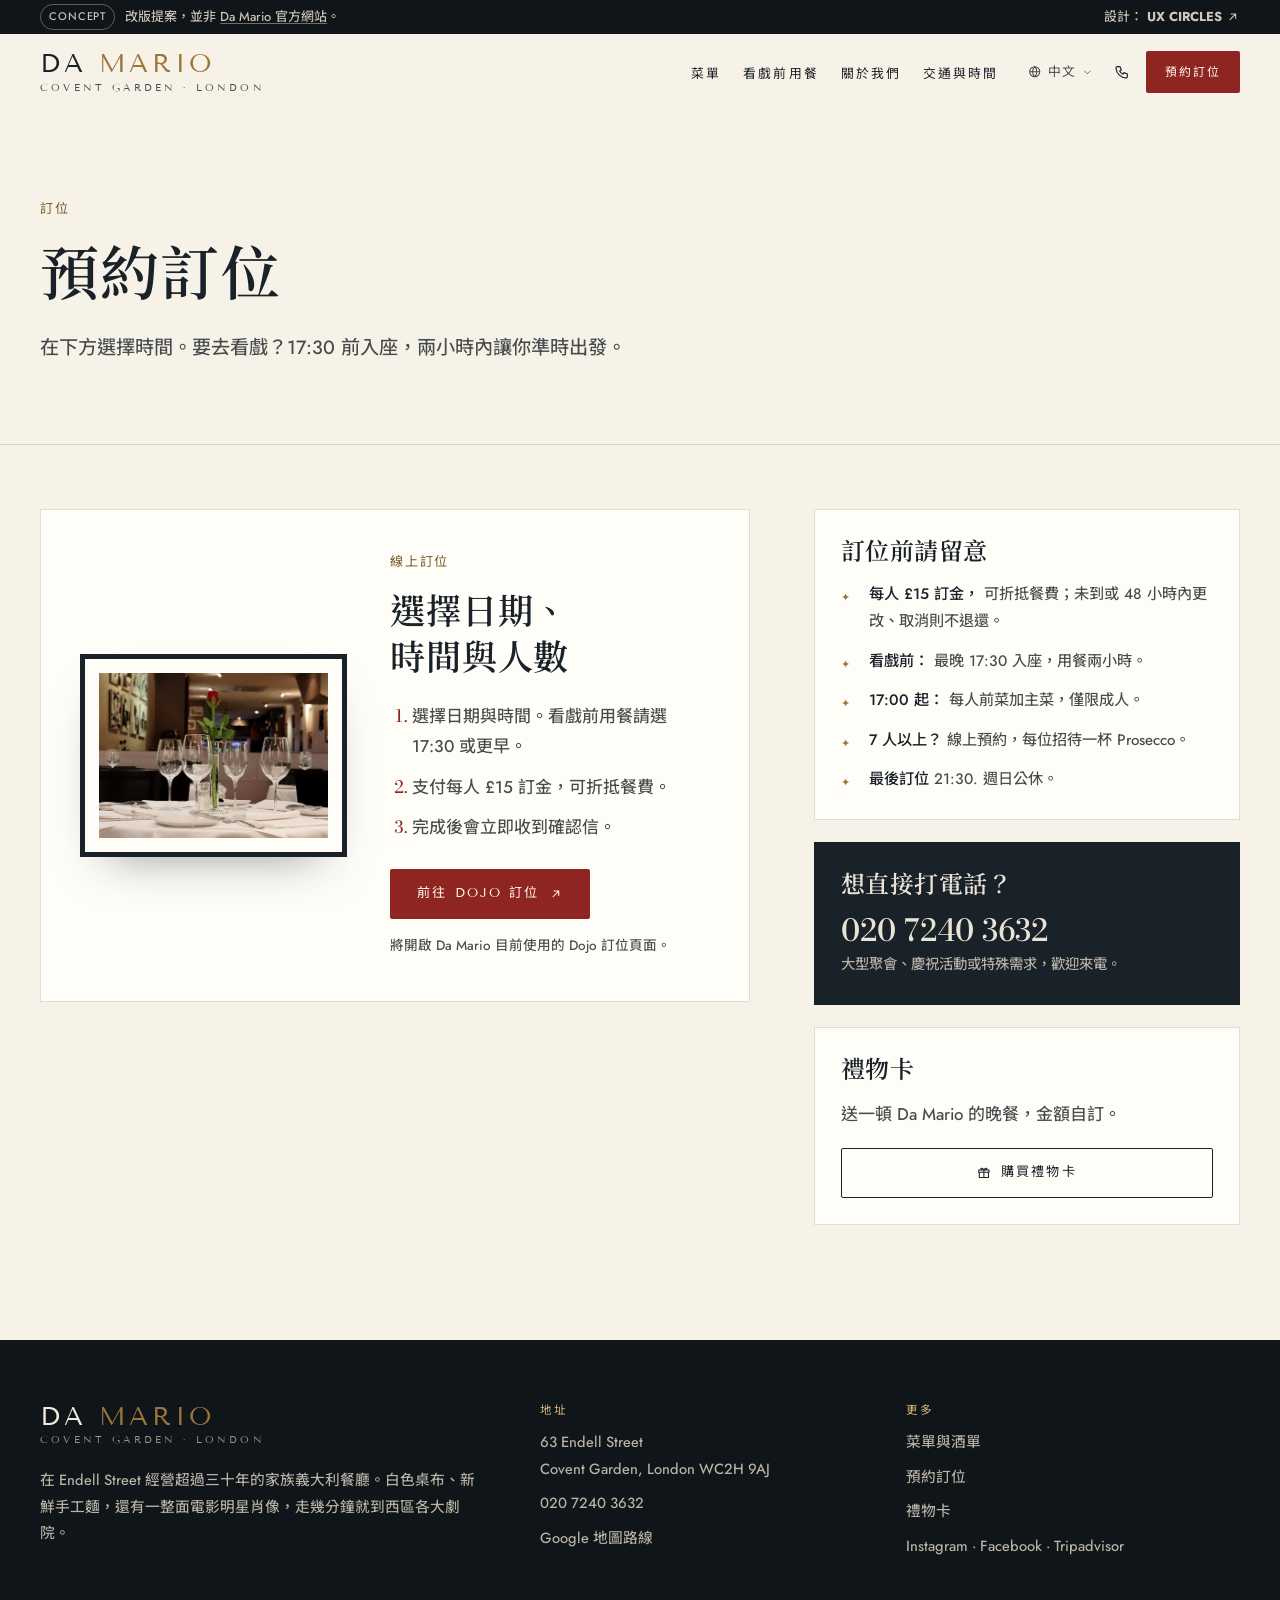
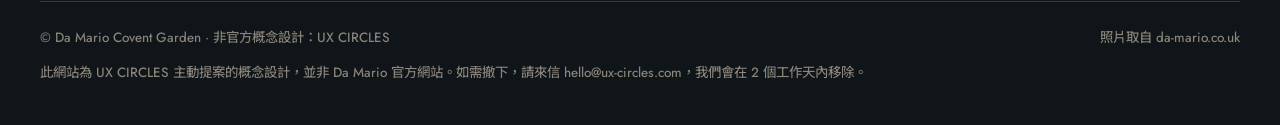
<file: zh/book.html>
<!doctype html>
<html lang="zh-Hant" class="no-js">
<head>
  <meta charset="utf-8">
  <meta name="viewport" content="width=device-width, initial-scale=1">
  <title>預約訂位 · Da Mario 柯芬園</title>
  <meta name="description" content="預約 Da Mario 柯芬園店：午餐、晚餐與看戲前用餐，看戲前最晚 17:30 入座。">
  <meta name="robots" content="noindex, nofollow">
  <meta name="theme-color" content="#f7f2e8">
  <link rel="canonical" href="https://uxcircles.github.io/da-mario/zh/book.html">
  <link rel="alternate" hreflang="en-GB" href="https://uxcircles.github.io/da-mario/book.html">
  <link rel="alternate" hreflang="it" href="https://uxcircles.github.io/da-mario/it/book.html">
  <link rel="alternate" hreflang="zh-Hant" href="https://uxcircles.github.io/da-mario/zh/book.html">
  <link rel="icon" href="../favicon.svg" type="image/svg+xml">
  <link rel="apple-touch-icon" href="../apple-touch-icon.png">

  <meta property="og:type" content="restaurant">
  <meta property="og:site_name" content="Da Mario Covent Garden">
  <meta property="og:title" content="預約訂位 · Da Mario 柯芬園">
  <meta property="og:description" content="預約 Da Mario 柯芬園店：午餐、晚餐與看戲前用餐，看戲前最晚 17:30 入座。">
  <meta property="og:url" content="https://uxcircles.github.io/da-mario/zh/book.html">
  <meta property="og:image" content="https://uxcircles.github.io/da-mario/assets/img/og.jpg">
  <meta property="og:image:width" content="1200">
  <meta property="og:image:height" content="630">
  <meta property="og:locale" content="zh_TW">
  <meta name="twitter:card" content="summary_large_image">

  <link rel="preconnect" href="https://fonts.googleapis.com">
  <link rel="preconnect" href="https://fonts.gstatic.com" crossorigin>
  <link href="https://fonts.googleapis.com/css2?family=Bodoni+Moda:ital,opsz,wght@0,6..96,400..700;1,6..96,400..700&family=Jost:wght@400..600&family=Tenor+Sans&family=Noto+Sans+TC:wght@400;500&family=Noto+Serif+TC:wght@500;600&display=swap" rel="stylesheet">
  <link rel="stylesheet" href="../styles.css?v=14">
  <script>document.documentElement.classList.replace('no-js','js')</script>
</head><body>
  <svg aria-hidden="true" focusable="false" style="position:absolute;width:0;height:0;overflow:hidden">
    <symbol id="i-phone" viewBox="0 0 24 24"><path d="M5 4h4l2 5-2.5 1.5a11 11 0 0 0 5 5L15 13l5 2v4a2 2 0 0 1-2 2A16 16 0 0 1 3 6a2 2 0 0 1 2-2"/></symbol>
    <symbol id="i-arrow" viewBox="0 0 24 24"><path d="M5 12h14M13 6l6 6-6 6"/></symbol>
    <symbol id="i-ext" viewBox="0 0 24 24"><path d="M7 17 17 7M9 7h8v8"/></symbol>
    <symbol id="i-left" viewBox="0 0 24 24"><path d="M19 12H5M11 6l-6 6 6 6"/></symbol>
    <symbol id="i-close" viewBox="0 0 24 24"><path d="M6 6l12 12M18 6 6 18"/></symbol>
    <symbol id="i-pin" viewBox="0 0 24 24"><path d="M12 21s-7-6.2-7-12a7 7 0 0 1 14 0c0 5.8-7 12-7 12z"/><circle cx="12" cy="9" r="2.5"/></symbol>
    <symbol id="i-search" viewBox="0 0 24 24"><circle cx="11" cy="11" r="7"/><path d="m20 20-4-4"/></symbol>
    <symbol id="i-gift" viewBox="0 0 24 24"><path d="M4 11h16v9H4zM3 7h18v4H3zM12 7v13M12 7S10 3 7.5 4 8 7 12 7zm0 0s2-4 4.5-3S16 7 12 7z"/></symbol>
    <symbol id="i-globe" viewBox="0 0 24 24"><circle cx="12" cy="12" r="9"/><path d="M3 12h18M12 3c2.5 2.6 3.8 5.6 3.8 9s-1.3 6.4-3.8 9c-2.5-2.6-3.8-5.6-3.8-9S9.5 5.6 12 3z"/></symbol>
    <symbol id="i-chev" viewBox="0 0 24 24"><path d="m6 9 6 6 6-6"/></symbol>
    <symbol id="i-ig" viewBox="0 0 24 24"><rect x="3" y="3" width="18" height="18" rx="5"/><circle cx="12" cy="12" r="4"/><path d="M17.5 6.5h.01"/></symbol>
  </svg>
  <a class="skip" href="#main">跳到主要內容</a>

  <header class="site-header" data-header>
    <div class="concept-bar" role="note">
      <div class="wrap concept-inner">
        <p><span class="concept-tag">Concept</span><span class="concept-long">改版提案，並非 <a href="https://www.da-mario.co.uk/" target="_blank" rel="noopener">Da Mario 官方網站</a>。</span></p>
        <a href="https://ux-circles.com/restaurants" target="_blank" rel="noopener">設計：<strong>UX CIRCLES</strong> <svg class="icon" aria-hidden="true"><use href="#i-ext"/></svg></a>
      </div>
    </div>
    <div class="header-bar">
      <div class="wrap header-inner">
        <a class="brand" href="./" aria-label="Da Mario 首頁"><span class="brand-name">DA <b>MARIO</b></span><span class="brand-sub">Covent Garden · London</span></a>
        <nav class="nav" id="site-nav" aria-label="主選單" data-nav>
          <ul class="nav-list">
            <li><a href="menu.html">菜單</a></li>
            <li><a href="./#theatre">看戲前用餐</a></li>
            <li><a href="./#story">關於我們</a></li>
            <li><a href="./#visit">交通與時間</a></li>
          </ul>
          <div class="nav-extra">
            <a class="btn btn-rosso" href="book.html">預約訂位</a>
            <p>63 Endell Street, London WC2H 9AJ<br><a href="tel:+442072403632">020 7240 3632</a></p>
            <p><a class="nav-lang" href="../book.html" lang="en-GB" hreflang="en-GB">English</a> · <a class="nav-lang" href="../it/book.html" lang="it" hreflang="it">Italiano</a></p>
          </div>
        </nav>
        <div class="header-actions">
          <div class="lang" data-lang>
            <button class="lang-btn" type="button" aria-expanded="false" aria-controls="lang-menu" aria-label="語言: 中文"><svg class="icon" aria-hidden="true"><use href="#i-globe"/></svg>中文<svg class="icon chev" aria-hidden="true"><use href="#i-chev"/></svg></button>
            <ul class="lang-menu" id="lang-menu" hidden><li><a href="../book.html" lang="en-GB" hreflang="en-GB"><span>English</span><b>EN</b></a></li><li><a href="../it/book.html" lang="it" hreflang="it"><span>Italiano</span><b>IT</b></a></li><li><a href="../zh/book.html" lang="zh-Hant" hreflang="zh-Hant" aria-current="true"><span>中文</span><b>中文</b></a></li></ul>
          </div>
          <a class="call-link" href="tel:+442072403632" aria-label="致電 Da Mario 020 7240 3632"><svg class="icon" aria-hidden="true"><use href="#i-phone"/></svg><span>020 7240 3632</span></a>
          <a class="btn btn-rosso btn-sm" href="book.html">預約訂位</a>
          <button class="burger" type="button" aria-label="開啟選單" aria-expanded="false" aria-controls="site-nav" data-burger><span></span><span></span></button>
        </div>
      </div>
    </div>
  </header>

  <main id="main">
    <section class="page-hero">
      <div class="wrap">
        <p class="eyebrow">訂位</p>
        <h1 class="title-xl">預約訂位</h1>
        <p class="lede">在下方選擇時間。要去看戲？17:30 前入座，兩小時內讓你準時出發。</p>
      </div>
    </section>
    <div class="wrap book-grid">
      <div class="book-frame book-card">
        <figure class="frame"><img src="../assets/img/dining-rose.webp" width="500" height="375" alt="白色桌布上的一支紅玫瑰與酒杯" fetchpriority="high"></figure>
        <div class="book-card-body">
          <p class="label">線上訂位</p>
          <h2 class="title-m">選擇日期、時間與人數</h2>
          <ol class="book-steps">
            <li>選擇日期與時間。看戲前用餐請選 17:30 或更早。</li>
            <li>支付每人 £15 訂金，可折抵餐費。</li>
            <li>完成後會立即收到確認信。</li>
          </ol>
          <a class="btn btn-rosso" href="https://web.dojo.app/create_booking/vendor/qFLGFzh_2aZW-vHRCULwroXTFqN0G2azHNgnHFQIzXQ_restaurant" target="_blank" rel="noopener">前往 Dojo 訂位 <svg class="icon" aria-hidden="true"><use href="#i-ext"/></svg></a>
          <p class="small-note">將開啟 Da Mario 目前使用的 Dojo 訂位頁面。</p>
        </div>
      </div>
      <aside class="book-side">
        <div class="side-card">
          <h2>訂位前請留意</h2>
          <ul>
            <li><span><strong>每人 £15 訂金，</strong> 可折抵餐費；未到或 48 小時內更改、取消則不退還。</span></li>
            <li><span><strong>看戲前：</strong> 最晚 17:30 入座，用餐兩小時。</span></li>
            <li><span><strong>17:00 起：</strong> 每人前菜加主菜，僅限成人。</span></li>
            <li><span><strong>7 人以上？</strong> 線上預約，每位招待一杯 Prosecco。</span></li>
            <li><span><strong>最後訂位</strong> 21:30. 週日公休。</span></li>
          </ul>
        </div>
        <div class="side-card on-dark">
          <h2>想直接打電話？</h2>
          <a class="big-phone" href="tel:+442072403632">020 7240 3632</a>
          <p class="small-print" style="margin:0">大型聚會、慶祝活動或特殊需求，歡迎來電。</p>
        </div>
        <div class="side-card">
          <h2>禮物卡</h2>
          <p style="color:var(--ink-soft);margin:0">送一頓 Da Mario 的晚餐，金額自訂。</p>
          <a class="btn btn-line" href="https://forms.gle/SkmRXuyRscFs8mUk9" target="_blank" rel="noopener"><svg class="icon" aria-hidden="true"><use href="#i-gift"/></svg>購買禮物卡</a>
        </div>
      </aside>
    </div>
  </main>
  <footer class="site-footer">
    <div class="wrap">
      <div class="footer-grid">
        <div>
          <a class="brand" href="./"><span class="brand-name">DA <b>MARIO</b></span><span class="brand-sub">Covent Garden · London</span></a>
          <p style="margin-top:22px;max-width:30em">在 Endell Street 經營超過三十年的家族義大利餐廳。白色桌布、新鮮手工麵，還有一整面電影明星肖像，走幾分鐘就到西區各大劇院。</p>
        </div>
        <div>
          <h3>地址</h3>
          <ul>
            <li>63 Endell Street<br>Covent Garden, London WC2H 9AJ</li>
            <li><a href="tel:+442072403632">020 7240 3632</a></li>
            <li><a href="https://www.google.co.uk/maps/place/Da+Mario+Covent+Garden/@51.5150558,-0.1268186,18z/data=!3m1!4b1!4m5!3m4!1s0x48761b332d1f8807:0xe8155715f0aac02c!8m2!3d51.5150558!4d-0.1256986" target="_blank" rel="noopener">Google 地圖路線</a></li>
          </ul>
        </div>
        <div>
          <h3>更多</h3>
          <ul>
            <li><a href="menu.html">菜單與酒單</a></li>
            <li><a href="book.html">預約訂位</a></li>
            <li><a href="https://forms.gle/SkmRXuyRscFs8mUk9" target="_blank" rel="noopener">禮物卡</a></li>
            <li><a href="https://www.instagram.com/da_mario_covent_garden/" target="_blank" rel="noopener">Instagram</a> · <a href="https://www.facebook.com/damario.coventgarden" target="_blank" rel="noopener">Facebook</a> · <a href="https://www.tripadvisor.co.uk/Restaurant_Review-g186338-d718583-Reviews-Da_Mario_Covent_Garden-London_England.html" target="_blank" rel="noopener">Tripadvisor</a></li>
          </ul>
        </div>
      </div>
      <div class="footer-base">
        <span>© Da Mario Covent Garden · 非官方概念設計：<a href="https://ux-circles.com/restaurants" target="_blank" rel="noopener">UX CIRCLES</a></span>
        <span>照片取自 da-mario.co.uk</span>
        <span data-takedown style="flex-basis: 100%; margin: 0;">此網站為 UX CIRCLES 主動提案的概念設計，並非 Da Mario 官方網站。如需撤下，請來信 <a href="mailto:hello@ux-circles.com">hello@ux-circles.com</a>，我們會在 2 個工作天內移除。</span>
      </div>
    </div>
  </footer>

  <script src="../main.js?v=6" defer></script>
</body>
</html>
</file>
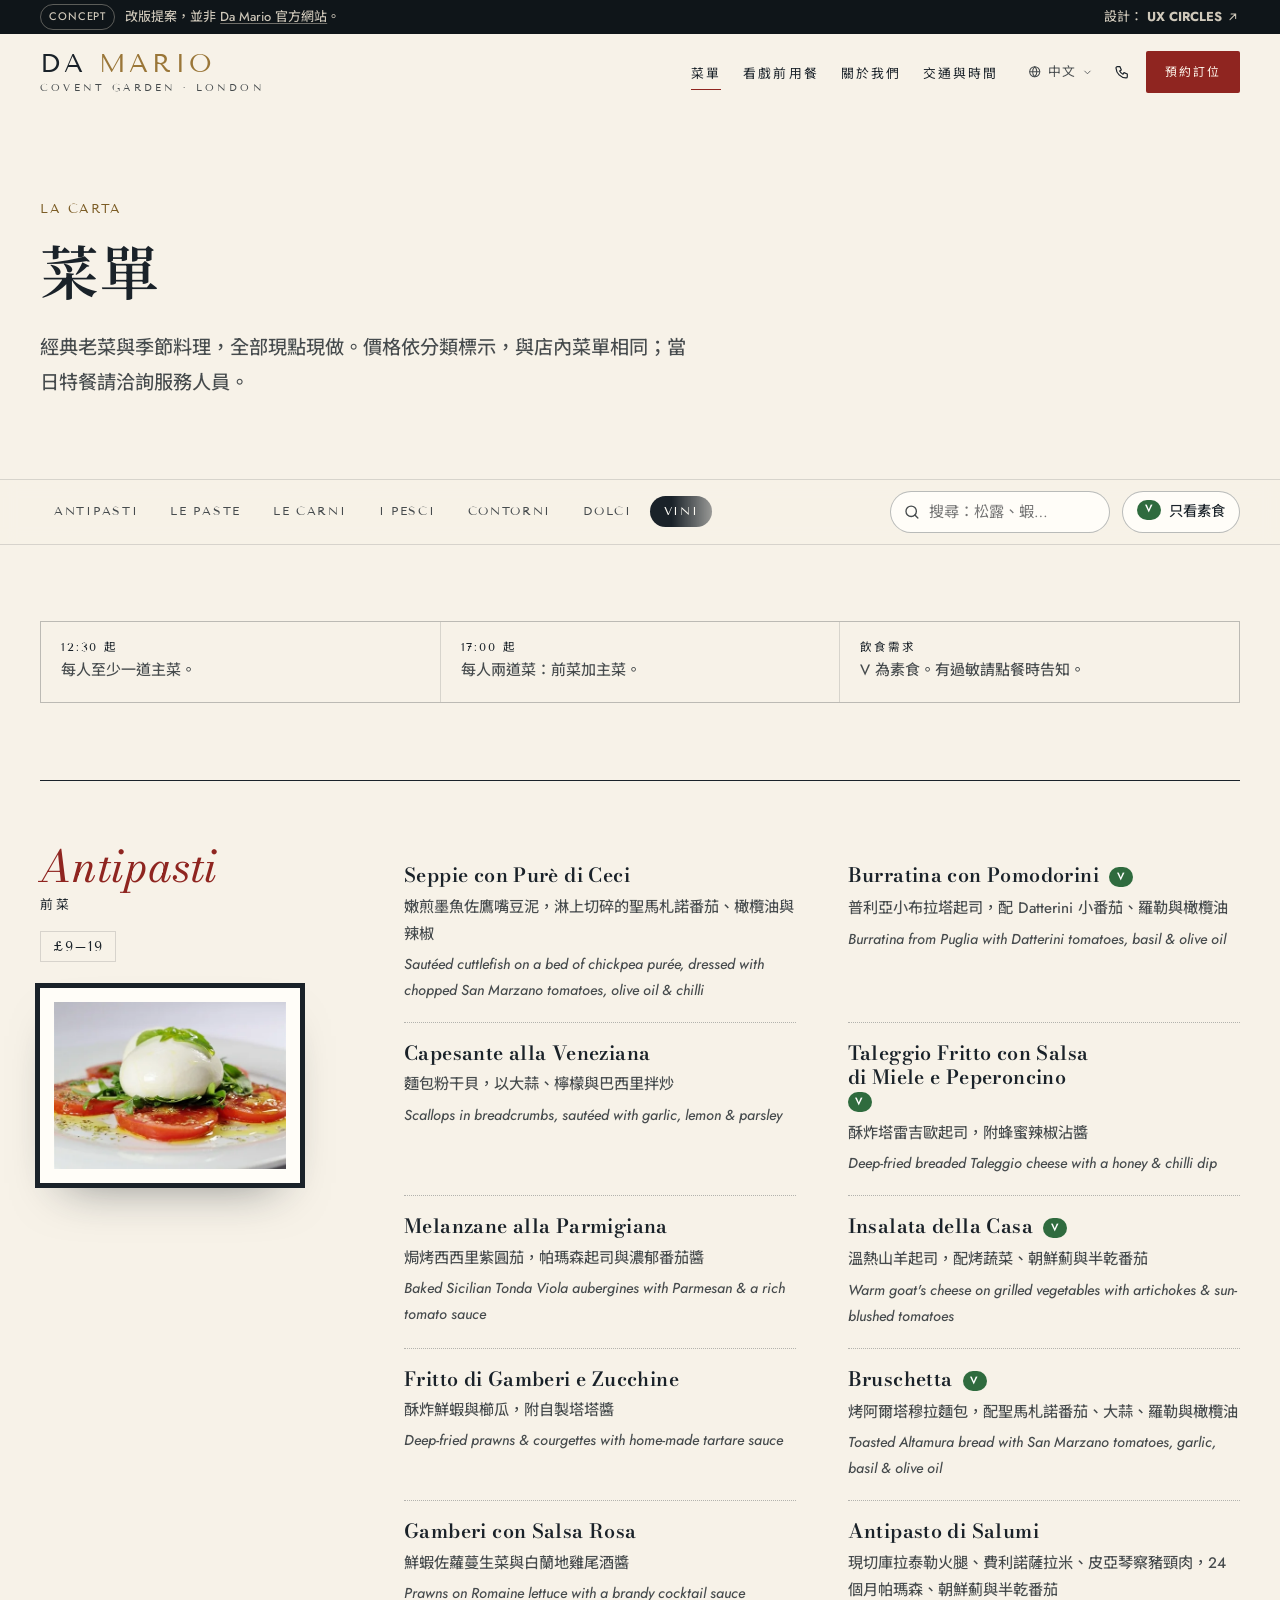
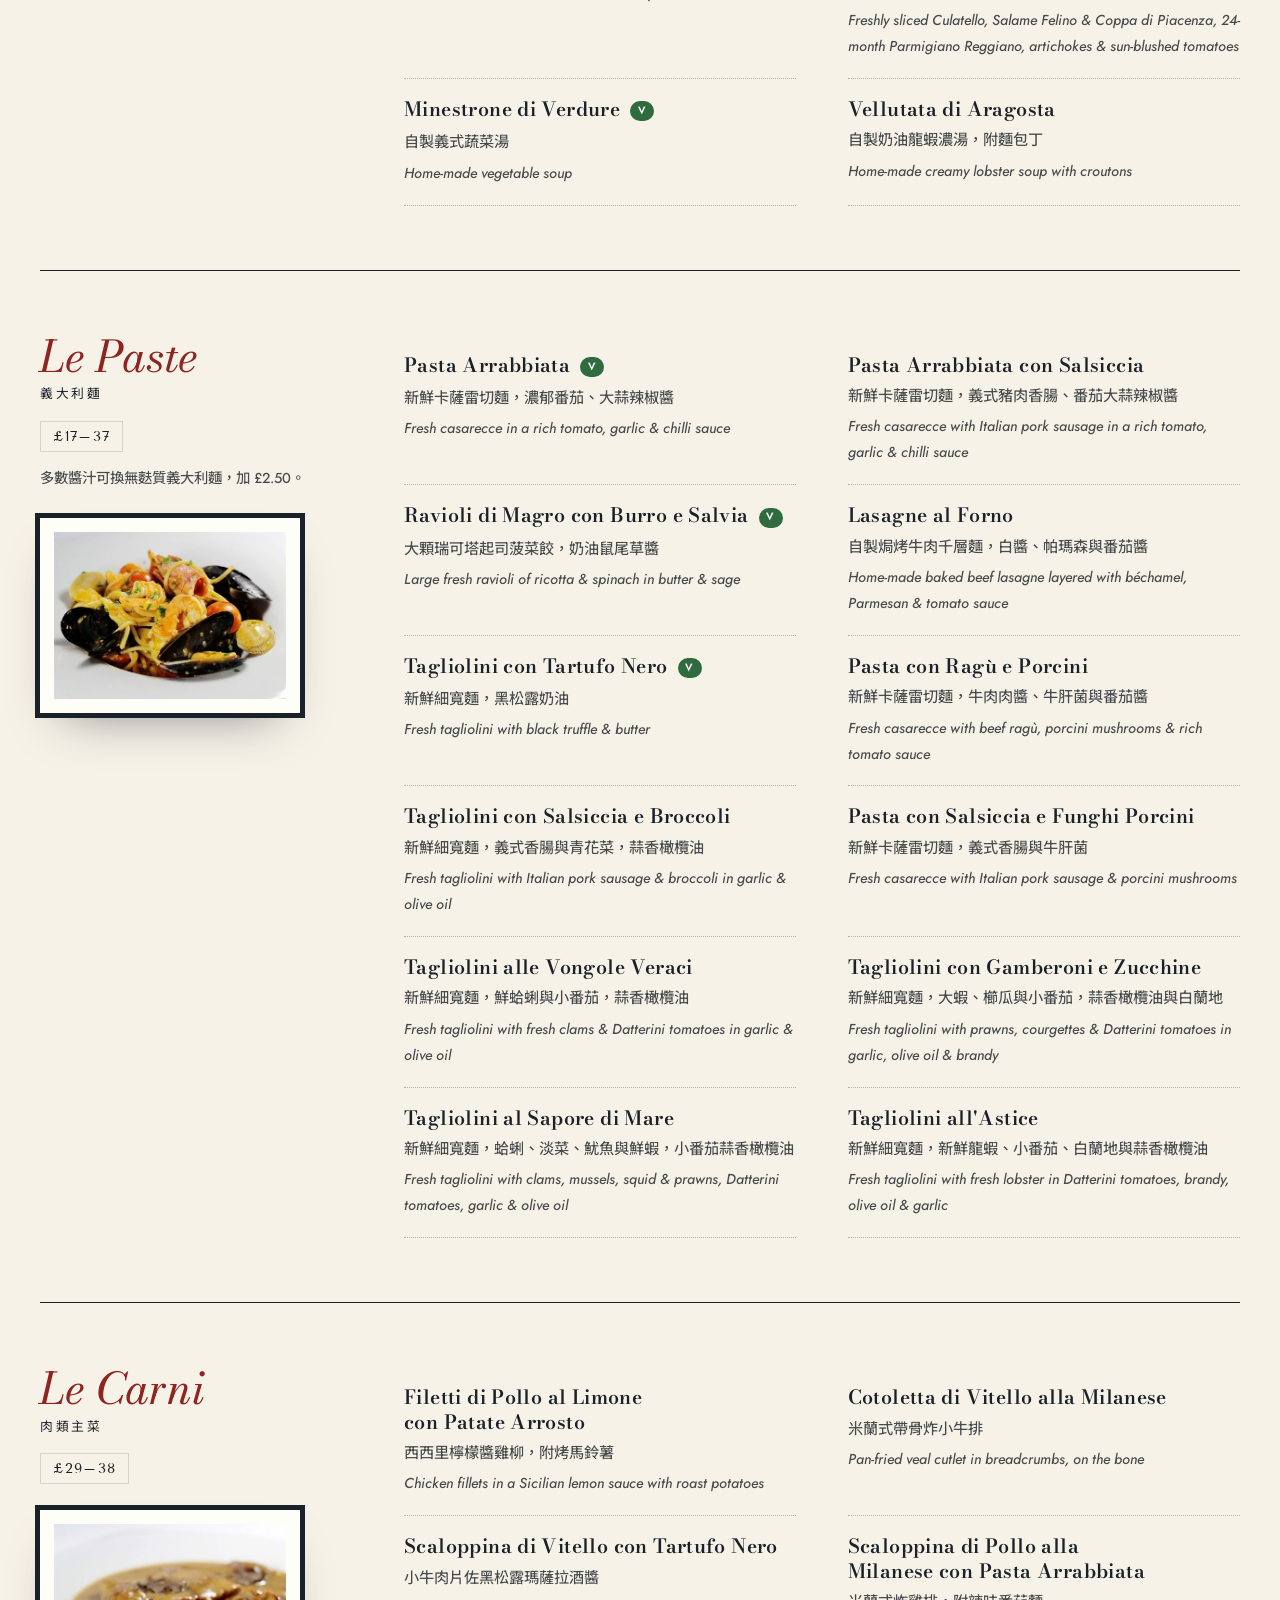
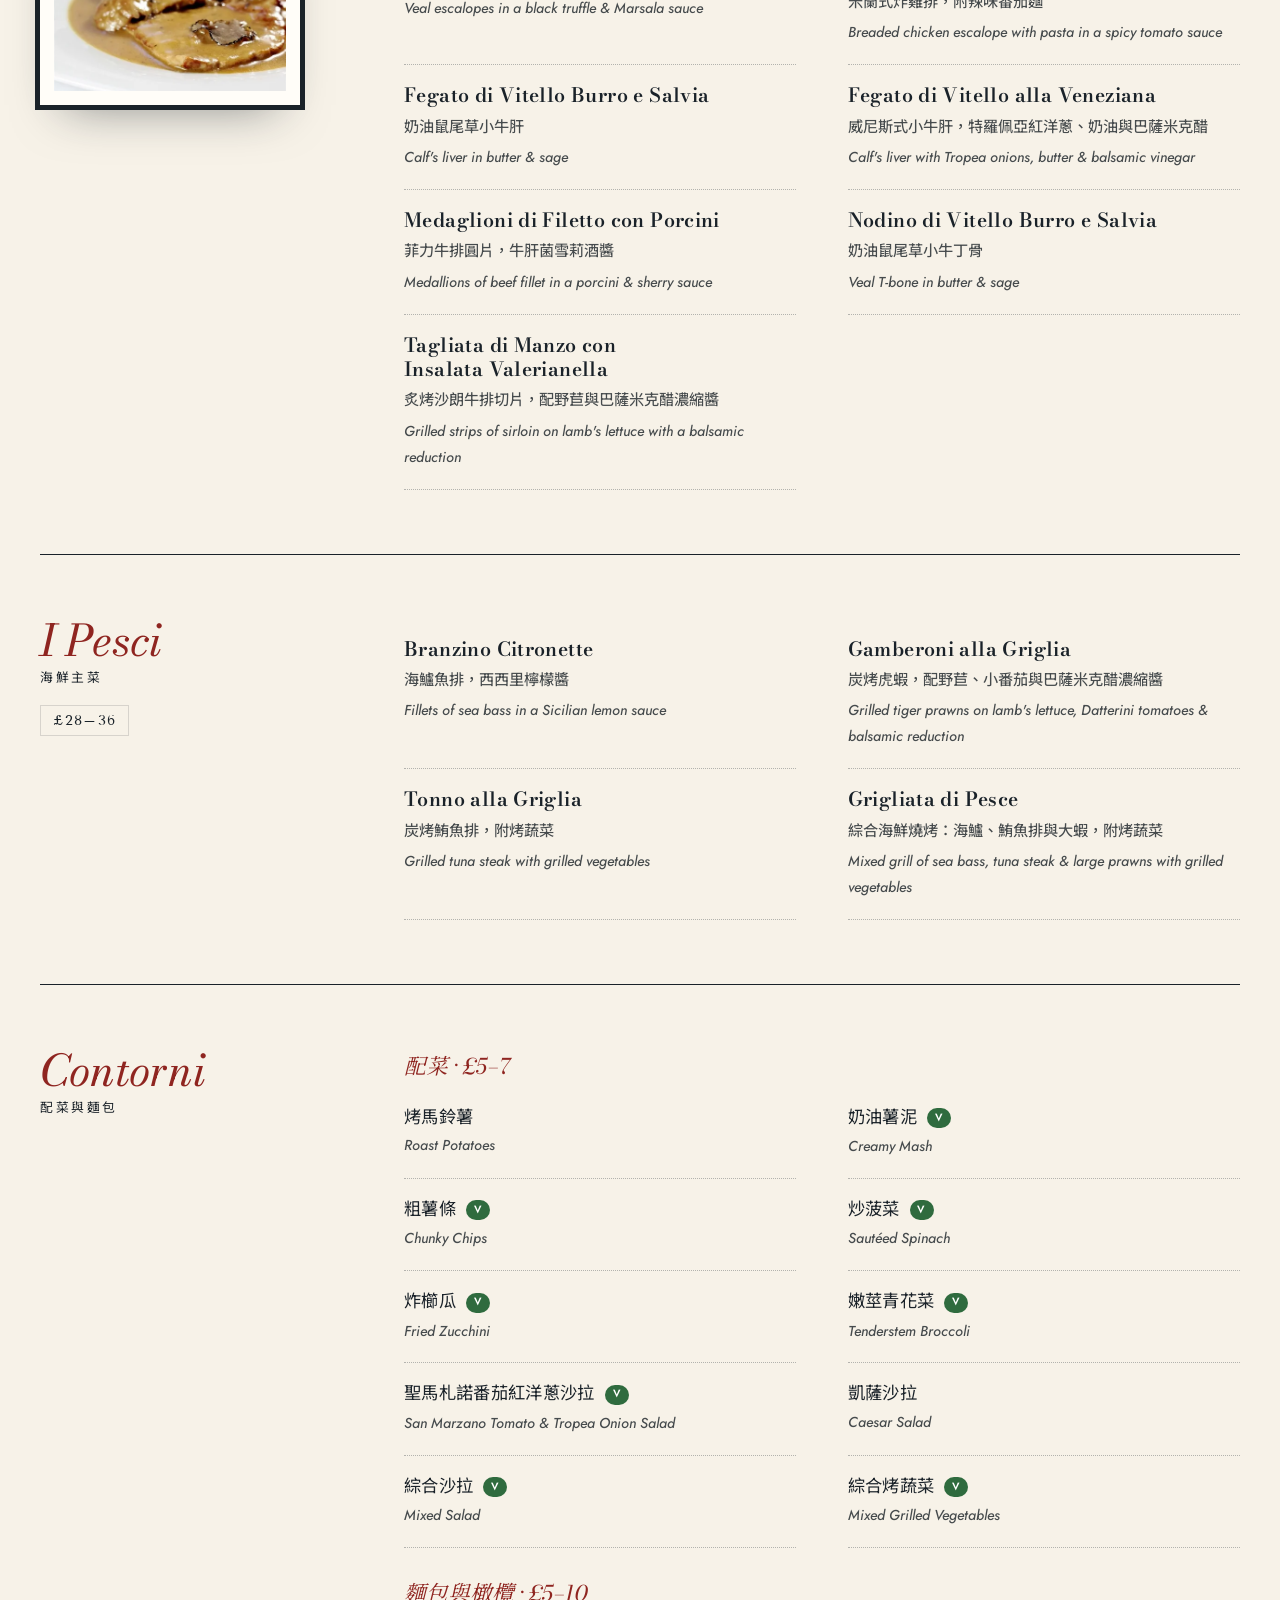
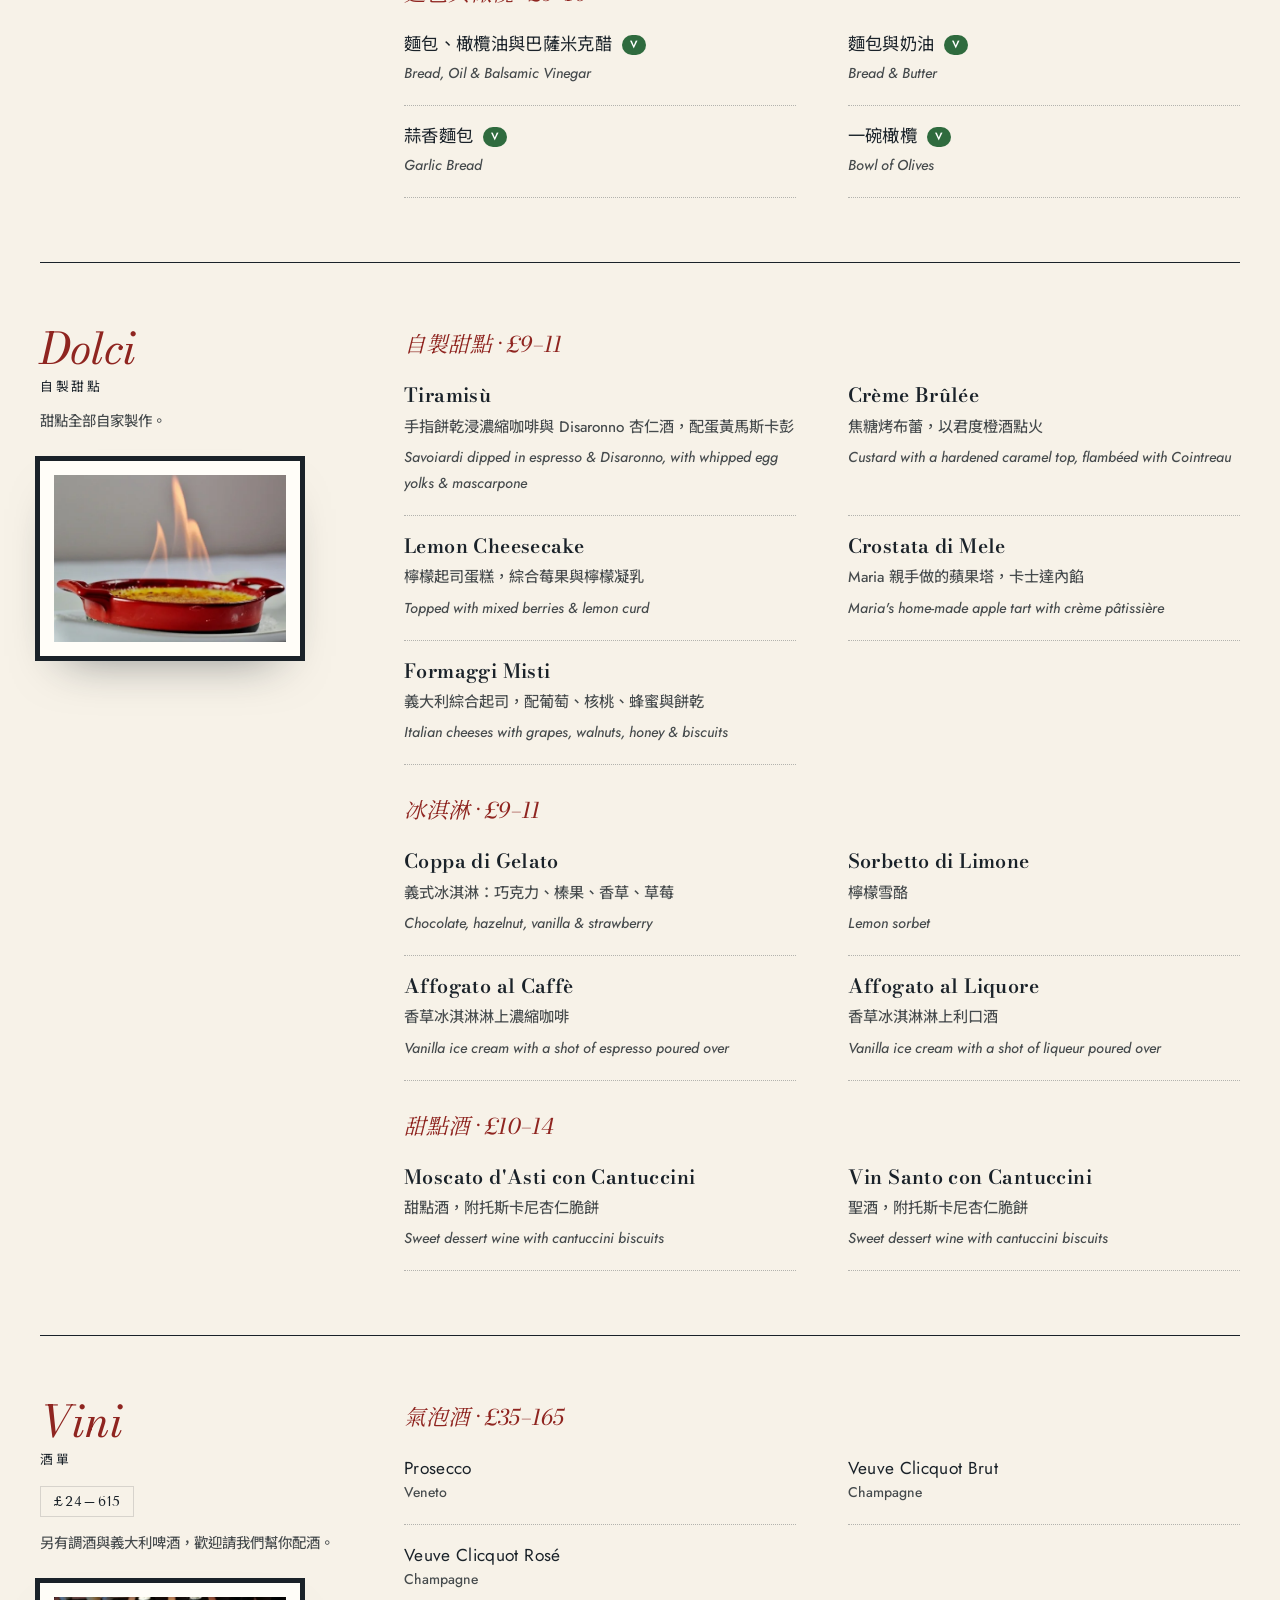
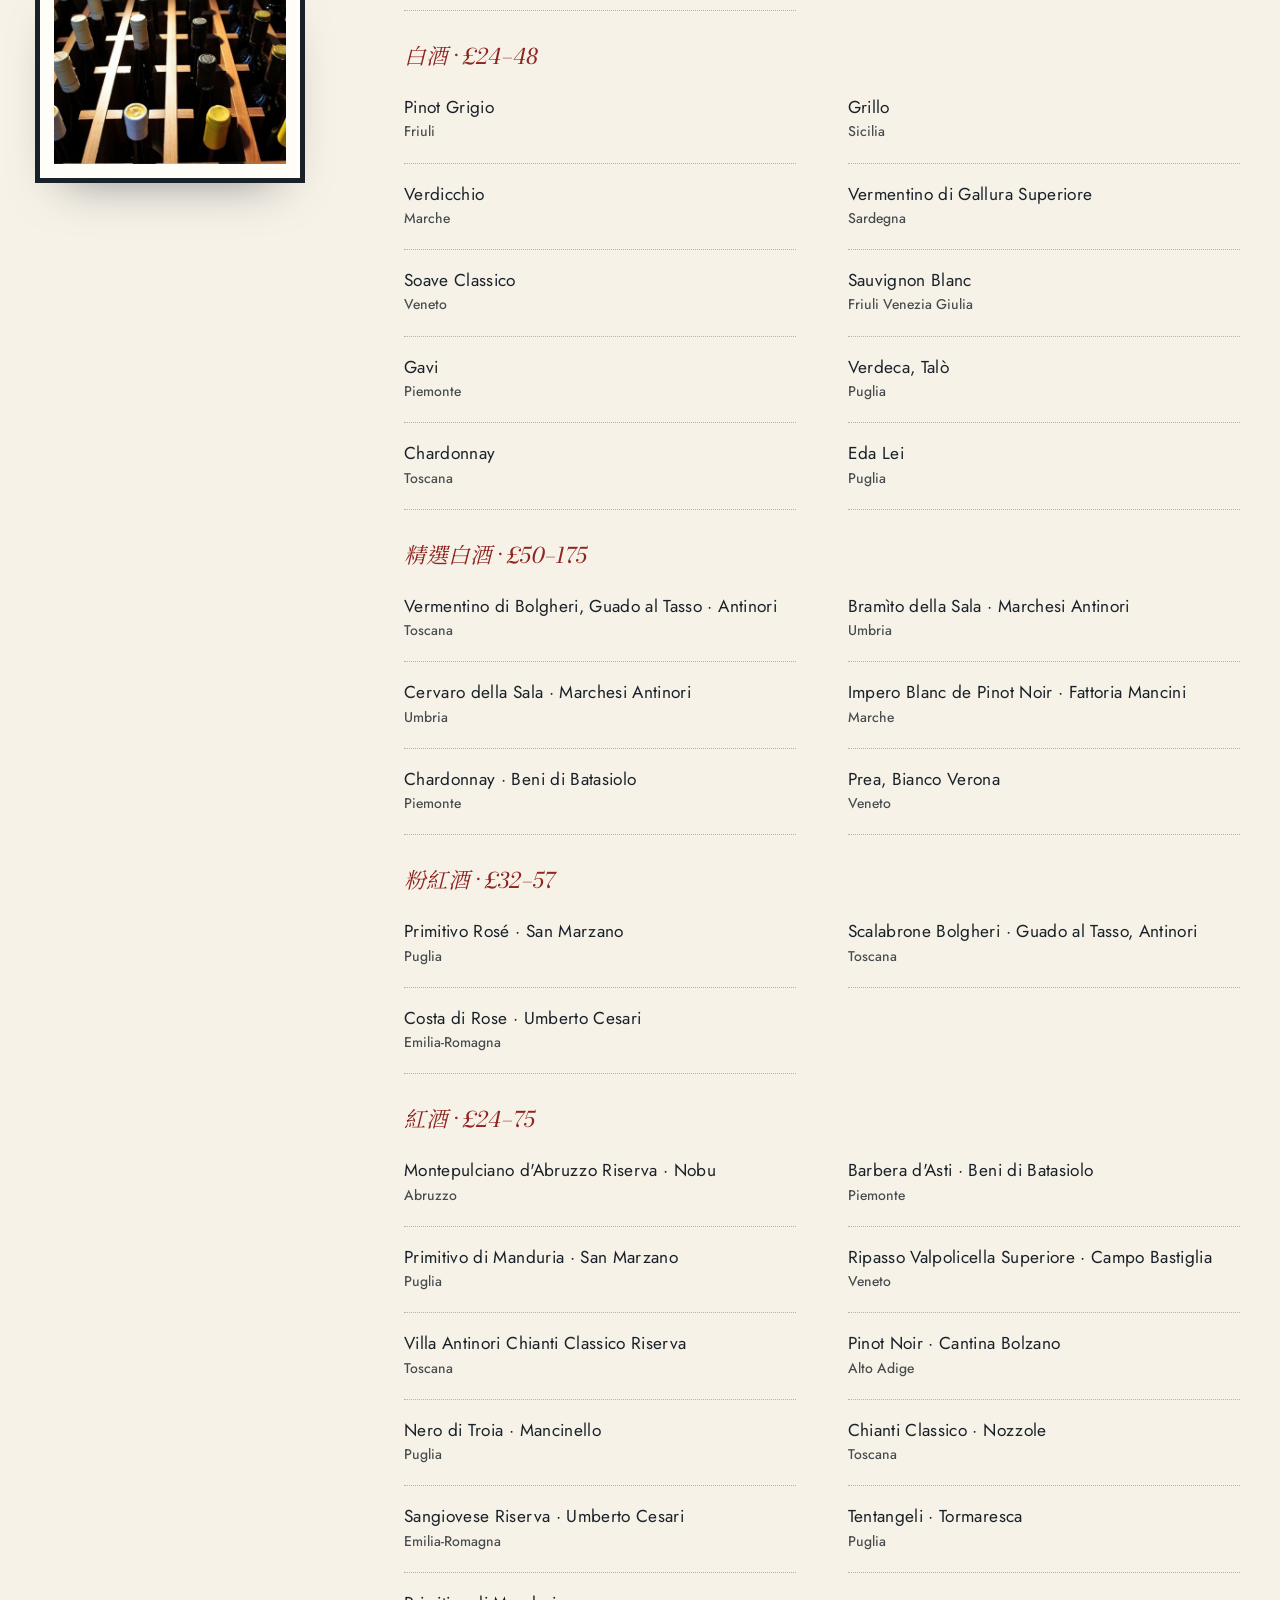
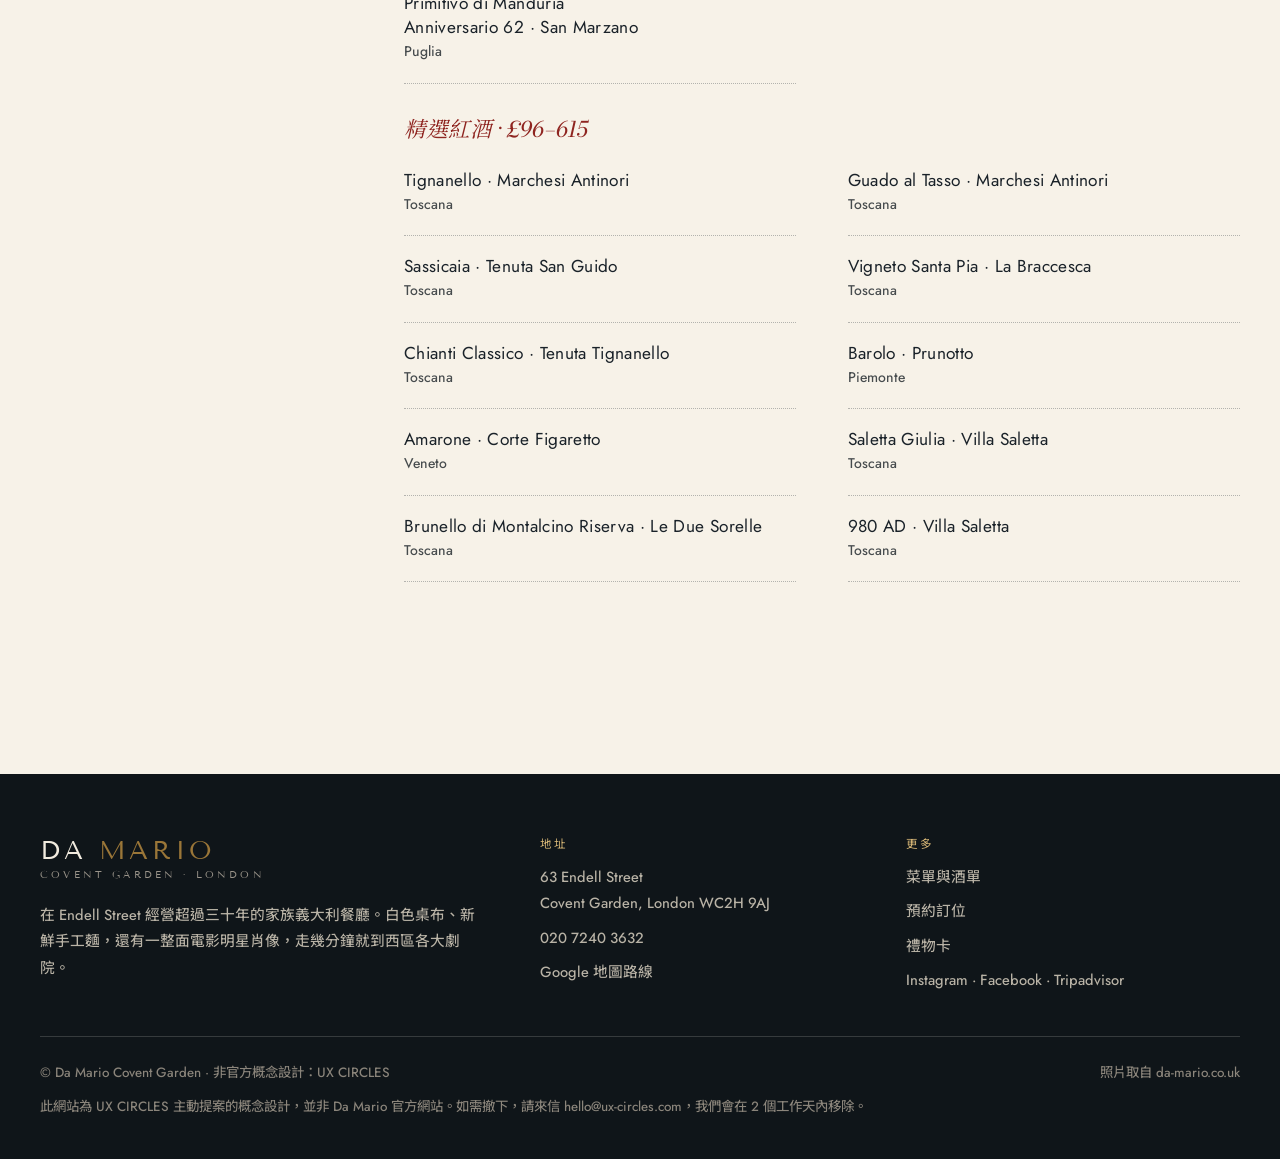
<file: zh/menu.html>
<!doctype html>
<html lang="zh-Hant" class="no-js">
<head>
  <meta charset="utf-8">
  <meta name="viewport" content="width=device-width, initial-scale=1">
  <title>菜單與酒單 · Da Mario 柯芬園</title>
  <meta name="description" content="Da Mario 單點菜單：前菜、新鮮手工麵、小牛肉、海鮮、自製甜點與全義大利酒單，提供素食與無麩質選擇。">
  <meta name="robots" content="noindex, nofollow">
  <meta name="theme-color" content="#f7f2e8">
  <link rel="canonical" href="https://uxcircles.github.io/da-mario/zh/menu.html">
  <link rel="alternate" hreflang="en-GB" href="https://uxcircles.github.io/da-mario/menu.html">
  <link rel="alternate" hreflang="it" href="https://uxcircles.github.io/da-mario/it/menu.html">
  <link rel="alternate" hreflang="zh-Hant" href="https://uxcircles.github.io/da-mario/zh/menu.html">
  <link rel="icon" href="../favicon.svg" type="image/svg+xml">
  <link rel="apple-touch-icon" href="../apple-touch-icon.png">

  <meta property="og:type" content="restaurant">
  <meta property="og:site_name" content="Da Mario Covent Garden">
  <meta property="og:title" content="菜單與酒單 · Da Mario 柯芬園">
  <meta property="og:description" content="Da Mario 單點菜單：前菜、新鮮手工麵、小牛肉、海鮮、自製甜點與全義大利酒單，提供素食與無麩質選擇。">
  <meta property="og:url" content="https://uxcircles.github.io/da-mario/zh/menu.html">
  <meta property="og:image" content="https://uxcircles.github.io/da-mario/assets/img/og.jpg">
  <meta property="og:image:width" content="1200">
  <meta property="og:image:height" content="630">
  <meta property="og:locale" content="zh_TW">
  <meta name="twitter:card" content="summary_large_image">

  <link rel="preconnect" href="https://fonts.googleapis.com">
  <link rel="preconnect" href="https://fonts.gstatic.com" crossorigin>
  <link href="https://fonts.googleapis.com/css2?family=Bodoni+Moda:ital,opsz,wght@0,6..96,400..700;1,6..96,400..700&family=Jost:wght@400..600&family=Tenor+Sans&family=Noto+Sans+TC:wght@400;500&family=Noto+Serif+TC:wght@500;600&display=swap" rel="stylesheet">
  <link rel="stylesheet" href="../styles.css?v=14">
  <script>document.documentElement.classList.replace('no-js','js')</script>
</head><body>
  <svg aria-hidden="true" focusable="false" style="position:absolute;width:0;height:0;overflow:hidden">
    <symbol id="i-phone" viewBox="0 0 24 24"><path d="M5 4h4l2 5-2.5 1.5a11 11 0 0 0 5 5L15 13l5 2v4a2 2 0 0 1-2 2A16 16 0 0 1 3 6a2 2 0 0 1 2-2"/></symbol>
    <symbol id="i-arrow" viewBox="0 0 24 24"><path d="M5 12h14M13 6l6 6-6 6"/></symbol>
    <symbol id="i-ext" viewBox="0 0 24 24"><path d="M7 17 17 7M9 7h8v8"/></symbol>
    <symbol id="i-left" viewBox="0 0 24 24"><path d="M19 12H5M11 6l-6 6 6 6"/></symbol>
    <symbol id="i-close" viewBox="0 0 24 24"><path d="M6 6l12 12M18 6 6 18"/></symbol>
    <symbol id="i-pin" viewBox="0 0 24 24"><path d="M12 21s-7-6.2-7-12a7 7 0 0 1 14 0c0 5.8-7 12-7 12z"/><circle cx="12" cy="9" r="2.5"/></symbol>
    <symbol id="i-search" viewBox="0 0 24 24"><circle cx="11" cy="11" r="7"/><path d="m20 20-4-4"/></symbol>
    <symbol id="i-gift" viewBox="0 0 24 24"><path d="M4 11h16v9H4zM3 7h18v4H3zM12 7v13M12 7S10 3 7.5 4 8 7 12 7zm0 0s2-4 4.5-3S16 7 12 7z"/></symbol>
    <symbol id="i-globe" viewBox="0 0 24 24"><circle cx="12" cy="12" r="9"/><path d="M3 12h18M12 3c2.5 2.6 3.8 5.6 3.8 9s-1.3 6.4-3.8 9c-2.5-2.6-3.8-5.6-3.8-9S9.5 5.6 12 3z"/></symbol>
    <symbol id="i-chev" viewBox="0 0 24 24"><path d="m6 9 6 6 6-6"/></symbol>
    <symbol id="i-ig" viewBox="0 0 24 24"><rect x="3" y="3" width="18" height="18" rx="5"/><circle cx="12" cy="12" r="4"/><path d="M17.5 6.5h.01"/></symbol>
  </svg>
  <a class="skip" href="#main">跳到主要內容</a>

  <header class="site-header" data-header>
    <div class="concept-bar" role="note">
      <div class="wrap concept-inner">
        <p><span class="concept-tag">Concept</span><span class="concept-long">改版提案，並非 <a href="https://www.da-mario.co.uk/" target="_blank" rel="noopener">Da Mario 官方網站</a>。</span></p>
        <a href="https://ux-circles.com/restaurants" target="_blank" rel="noopener">設計：<strong>UX CIRCLES</strong> <svg class="icon" aria-hidden="true"><use href="#i-ext"/></svg></a>
      </div>
    </div>
    <div class="header-bar">
      <div class="wrap header-inner">
        <a class="brand" href="./" aria-label="Da Mario 首頁"><span class="brand-name">DA <b>MARIO</b></span><span class="brand-sub">Covent Garden · London</span></a>
        <nav class="nav" id="site-nav" aria-label="主選單" data-nav>
          <ul class="nav-list">
            <li><a href="menu.html" aria-current="page">菜單</a></li>
            <li><a href="./#theatre">看戲前用餐</a></li>
            <li><a href="./#story">關於我們</a></li>
            <li><a href="./#visit">交通與時間</a></li>
          </ul>
          <div class="nav-extra">
            <a class="btn btn-rosso" href="book.html">預約訂位</a>
            <p>63 Endell Street, London WC2H 9AJ<br><a href="tel:+442072403632">020 7240 3632</a></p>
            <p><a class="nav-lang" href="../menu.html" lang="en-GB" hreflang="en-GB">English</a> · <a class="nav-lang" href="../it/menu.html" lang="it" hreflang="it">Italiano</a></p>
          </div>
        </nav>
        <div class="header-actions">
          <div class="lang" data-lang>
            <button class="lang-btn" type="button" aria-expanded="false" aria-controls="lang-menu" aria-label="語言: 中文"><svg class="icon" aria-hidden="true"><use href="#i-globe"/></svg>中文<svg class="icon chev" aria-hidden="true"><use href="#i-chev"/></svg></button>
            <ul class="lang-menu" id="lang-menu" hidden><li><a href="../menu.html" lang="en-GB" hreflang="en-GB"><span>English</span><b>EN</b></a></li><li><a href="../it/menu.html" lang="it" hreflang="it"><span>Italiano</span><b>IT</b></a></li><li><a href="../zh/menu.html" lang="zh-Hant" hreflang="zh-Hant" aria-current="true"><span>中文</span><b>中文</b></a></li></ul>
          </div>
          <a class="call-link" href="tel:+442072403632" aria-label="致電 Da Mario 020 7240 3632"><svg class="icon" aria-hidden="true"><use href="#i-phone"/></svg><span>020 7240 3632</span></a>
          <a class="btn btn-rosso btn-sm" href="book.html">預約訂位</a>
          <button class="burger" type="button" aria-label="開啟選單" aria-expanded="false" aria-controls="site-nav" data-burger><span></span><span></span></button>
        </div>
      </div>
    </div>
  </header>

  <main id="main">
    <section class="page-hero">
      <div class="wrap">
        <p class="eyebrow">La carta</p>
        <h1 class="title-xl">菜單</h1>
        <p class="lede">經典老菜與季節料理，全部現點現做。價格依分類標示，與店內菜單相同；當日特餐請洽詢服務人員。</p>
      </div>
    </section>
    <div class="menu-toolbar" data-menu-toolbar>
      <div class="wrap menu-toolbar-inner">
        <nav class="menu-tabs" aria-label="菜單分類" data-menu-tabs><a href="#antipasti">Antipasti</a><a href="#paste">Le Paste</a><a href="#carni">Le Carni</a><a href="#pesci">I Pesci</a><a href="#contorni">Contorni</a><a href="#dolci">Dolci</a><a href="#vini">Vini</a></nav>
        <div class="menu-tools">
          <label class="search"><span class="sr-only">搜尋菜單</span><svg class="icon" aria-hidden="true"><use href="#i-search"/></svg><input type="search" placeholder="搜尋：松露、蝦…" data-menu-search autocomplete="off"></label>
          <button class="toggle" type="button" aria-pressed="false" data-veg-toggle><span class="tag" aria-hidden="true">V</span>只看素食</button>
        </div>
      </div>
    </div>
    <div class="wrap menu-body">
      <div class="menu-intro">
        <div><strong>12:30 起</strong>每人至少一道主菜。</div>
        <div><strong>17:00 起</strong>每人兩道菜：前菜加主菜。</div>
        <div><strong>飲食需求</strong>V 為素食。有過敏請點餐時告知。</div>
      </div>
      
        <section class="menu-section" id="antipasti" aria-labelledby="h-antipasti" data-section>
          <div class="menu-section-head">
            <span class="it" lang="it">Antipasti</span>
            <h2 id="h-antipasti">前菜</h2>
            <span class="range">£9–19</span>
            <figure class="frame"><img src="../assets/img/burrata.webp" width="500" height="375" alt="番茄片上的布拉塔起司與芝麻葉" loading="lazy" decoding="async"></figure>
          </div>
          <div class="items"><div class="item" data-item><h3><span lang="it">Seppie con Purè di Ceci</span></h3><p>嫩煎墨魚佐鷹嘴豆泥，淋上切碎的聖馬札諾番茄、橄欖油與辣椒</p><span class="en">Sautéed cuttlefish on a bed of chickpea purée, dressed with chopped San Marzano tomatoes, olive oil & chilli</span></div><div class="item" data-item data-veg><h3><span lang="it">Burratina con Pomodorini</span> <span class="tag" title="素食">V</span></h3><p>普利亞小布拉塔起司，配 Datterini 小番茄、羅勒與橄欖油</p><span class="en">Burratina from Puglia with Datterini tomatoes, basil & olive oil</span></div><div class="item" data-item><h3><span lang="it">Capesante alla Veneziana</span></h3><p>麵包粉干貝，以大蒜、檸檬與巴西里拌炒</p><span class="en">Scallops in breadcrumbs, sautéed with garlic, lemon & parsley</span></div><div class="item" data-item data-veg><h3><span lang="it">Taleggio Fritto con Salsa di Miele e Peperoncino</span> <span class="tag" title="素食">V</span></h3><p>酥炸塔雷吉歐起司，附蜂蜜辣椒沾醬</p><span class="en">Deep-fried breaded Taleggio cheese with a honey & chilli dip</span></div><div class="item" data-item><h3><span lang="it">Melanzane alla Parmigiana</span></h3><p>焗烤西西里紫圓茄，帕瑪森起司與濃郁番茄醬</p><span class="en">Baked Sicilian Tonda Viola aubergines with Parmesan & a rich tomato sauce</span></div><div class="item" data-item data-veg><h3><span lang="it">Insalata della Casa</span> <span class="tag" title="素食">V</span></h3><p>溫熱山羊起司，配烤蔬菜、朝鮮薊與半乾番茄</p><span class="en">Warm goat's cheese on grilled vegetables with artichokes & sun-blushed tomatoes</span></div><div class="item" data-item><h3><span lang="it">Fritto di Gamberi e Zucchine</span></h3><p>酥炸鮮蝦與櫛瓜，附自製塔塔醬</p><span class="en">Deep-fried prawns & courgettes with home-made tartare sauce</span></div><div class="item" data-item data-veg><h3><span lang="it">Bruschetta</span> <span class="tag" title="素食">V</span></h3><p>烤阿爾塔穆拉麵包，配聖馬札諾番茄、大蒜、羅勒與橄欖油</p><span class="en">Toasted Altamura bread with San Marzano tomatoes, garlic, basil & olive oil</span></div><div class="item" data-item><h3><span lang="it">Gamberi con Salsa Rosa</span></h3><p>鮮蝦佐蘿蔓生菜與白蘭地雞尾酒醬</p><span class="en">Prawns on Romaine lettuce with a brandy cocktail sauce</span></div><div class="item" data-item><h3><span lang="it">Antipasto di Salumi</span></h3><p>現切庫拉泰勒火腿、費利諾薩拉米、皮亞琴察豬頸肉，24 個月帕瑪森、朝鮮薊與半乾番茄</p><span class="en">Freshly sliced Culatello, Salame Felino & Coppa di Piacenza, 24-month Parmigiano Reggiano, artichokes & sun-blushed tomatoes</span></div><div class="item" data-item data-veg><h3><span lang="it">Minestrone di Verdure</span> <span class="tag" title="素食">V</span></h3><p>自製義式蔬菜湯</p><span class="en">Home-made vegetable soup</span></div><div class="item" data-item><h3><span lang="it">Vellutata di Aragosta</span></h3><p>自製奶油龍蝦濃湯，附麵包丁</p><span class="en">Home-made creamy lobster soup with croutons</span></div></div>
        </section>
        <section class="menu-section" id="paste" aria-labelledby="h-paste" data-section>
          <div class="menu-section-head">
            <span class="it" lang="it">Le Paste</span>
            <h2 id="h-paste">義大利麵</h2>
            <span class="range">£17–37</span><p class="sub">多數醬汁可換無麩質義大利麵，加 £2.50。</p>
            <figure class="frame"><img src="../assets/img/linguine-mare.webp" width="500" height="375" alt="淡菜、蛤蜊與鮮蝦海鮮麵" loading="lazy" decoding="async"></figure>
          </div>
          <div class="items"><div class="item" data-item data-veg><h3><span lang="it">Pasta Arrabbiata</span> <span class="tag" title="素食">V</span></h3><p>新鮮卡薩雷切麵，濃郁番茄、大蒜辣椒醬</p><span class="en">Fresh casarecce in a rich tomato, garlic & chilli sauce</span></div><div class="item" data-item><h3><span lang="it">Pasta Arrabbiata con Salsiccia</span></h3><p>新鮮卡薩雷切麵，義式豬肉香腸、番茄大蒜辣椒醬</p><span class="en">Fresh casarecce with Italian pork sausage in a rich tomato, garlic & chilli sauce</span></div><div class="item" data-item data-veg><h3><span lang="it">Ravioli di Magro con Burro e Salvia</span> <span class="tag" title="素食">V</span></h3><p>大顆瑞可塔起司菠菜餃，奶油鼠尾草醬</p><span class="en">Large fresh ravioli of ricotta & spinach in butter & sage</span></div><div class="item" data-item><h3><span lang="it">Lasagne al Forno</span></h3><p>自製焗烤牛肉千層麵，白醬、帕瑪森與番茄醬</p><span class="en">Home-made baked beef lasagne layered with béchamel, Parmesan & tomato sauce</span></div><div class="item" data-item data-veg><h3><span lang="it">Tagliolini con Tartufo Nero</span> <span class="tag" title="素食">V</span></h3><p>新鮮細寬麵，黑松露奶油</p><span class="en">Fresh tagliolini with black truffle & butter</span></div><div class="item" data-item><h3><span lang="it">Pasta con Ragù e Porcini</span></h3><p>新鮮卡薩雷切麵，牛肉肉醬、牛肝菌與番茄醬</p><span class="en">Fresh casarecce with beef ragù, porcini mushrooms & rich tomato sauce</span></div><div class="item" data-item><h3><span lang="it">Tagliolini con Salsiccia e Broccoli</span></h3><p>新鮮細寬麵，義式香腸與青花菜，蒜香橄欖油</p><span class="en">Fresh tagliolini with Italian pork sausage & broccoli in garlic & olive oil</span></div><div class="item" data-item><h3><span lang="it">Pasta con Salsiccia e Funghi Porcini</span></h3><p>新鮮卡薩雷切麵，義式香腸與牛肝菌</p><span class="en">Fresh casarecce with Italian pork sausage & porcini mushrooms</span></div><div class="item" data-item><h3><span lang="it">Tagliolini alle Vongole Veraci</span></h3><p>新鮮細寬麵，鮮蛤蜊與小番茄，蒜香橄欖油</p><span class="en">Fresh tagliolini with fresh clams & Datterini tomatoes in garlic & olive oil</span></div><div class="item" data-item><h3><span lang="it">Tagliolini con Gamberoni e Zucchine</span></h3><p>新鮮細寬麵，大蝦、櫛瓜與小番茄，蒜香橄欖油與白蘭地</p><span class="en">Fresh tagliolini with prawns, courgettes & Datterini tomatoes in garlic, olive oil & brandy</span></div><div class="item" data-item><h3><span lang="it">Tagliolini al Sapore di Mare</span></h3><p>新鮮細寬麵，蛤蜊、淡菜、魷魚與鮮蝦，小番茄蒜香橄欖油</p><span class="en">Fresh tagliolini with clams, mussels, squid & prawns, Datterini tomatoes, garlic & olive oil</span></div><div class="item" data-item><h3><span lang="it">Tagliolini all'Astice</span></h3><p>新鮮細寬麵，新鮮龍蝦、小番茄、白蘭地與蒜香橄欖油</p><span class="en">Fresh tagliolini with fresh lobster in Datterini tomatoes, brandy, olive oil & garlic</span></div></div>
        </section>
        <section class="menu-section" id="carni" aria-labelledby="h-carni" data-section>
          <div class="menu-section-head">
            <span class="it" lang="it">Le Carni</span>
            <h2 id="h-carni">肉類主菜</h2>
            <span class="range">£29–38</span>
            <figure class="frame"><img src="../assets/img/veal-truffle.webp" width="500" height="375" alt="黑松露小牛肉片" loading="lazy" decoding="async"></figure>
          </div>
          <div class="items"><div class="item" data-item><h3><span lang="it">Filetti di Pollo al Limone con Patate Arrosto</span></h3><p>西西里檸檬醬雞柳，附烤馬鈴薯</p><span class="en">Chicken fillets in a Sicilian lemon sauce with roast potatoes</span></div><div class="item" data-item><h3><span lang="it">Cotoletta di Vitello alla Milanese</span></h3><p>米蘭式帶骨炸小牛排</p><span class="en">Pan-fried veal cutlet in breadcrumbs, on the bone</span></div><div class="item" data-item><h3><span lang="it">Scaloppina di Vitello con Tartufo Nero</span></h3><p>小牛肉片佐黑松露瑪薩拉酒醬</p><span class="en">Veal escalopes in a black truffle & Marsala sauce</span></div><div class="item" data-item><h3><span lang="it">Scaloppina di Pollo alla Milanese con Pasta Arrabbiata</span></h3><p>米蘭式炸雞排，附辣味番茄麵</p><span class="en">Breaded chicken escalope with pasta in a spicy tomato sauce</span></div><div class="item" data-item><h3><span lang="it">Fegato di Vitello Burro e Salvia</span></h3><p>奶油鼠尾草小牛肝</p><span class="en">Calf's liver in butter & sage</span></div><div class="item" data-item><h3><span lang="it">Fegato di Vitello alla Veneziana</span></h3><p>威尼斯式小牛肝，特羅佩亞紅洋蔥、奶油與巴薩米克醋</p><span class="en">Calf's liver with Tropea onions, butter & balsamic vinegar</span></div><div class="item" data-item><h3><span lang="it">Medaglioni di Filetto con Porcini</span></h3><p>菲力牛排圓片，牛肝菌雪莉酒醬</p><span class="en">Medallions of beef fillet in a porcini & sherry sauce</span></div><div class="item" data-item><h3><span lang="it">Nodino di Vitello Burro e Salvia</span></h3><p>奶油鼠尾草小牛丁骨</p><span class="en">Veal T-bone in butter & sage</span></div><div class="item" data-item><h3><span lang="it">Tagliata di Manzo con Insalata Valerianella</span></h3><p>炙烤沙朗牛排切片，配野苣與巴薩米克醋濃縮醬</p><span class="en">Grilled strips of sirloin on lamb's lettuce with a balsamic reduction</span></div></div>
        </section>
        <section class="menu-section" id="pesci" aria-labelledby="h-pesci" data-section>
          <div class="menu-section-head">
            <span class="it" lang="it">I Pesci</span>
            <h2 id="h-pesci">海鮮主菜</h2>
            <span class="range">£28–36</span>
            
          </div>
          <div class="items"><div class="item" data-item><h3><span lang="it">Branzino Citronette</span></h3><p>海鱸魚排，西西里檸檬醬</p><span class="en">Fillets of sea bass in a Sicilian lemon sauce</span></div><div class="item" data-item><h3><span lang="it">Gamberoni alla Griglia</span></h3><p>炭烤虎蝦，配野苣、小番茄與巴薩米克醋濃縮醬</p><span class="en">Grilled tiger prawns on lamb's lettuce, Datterini tomatoes & balsamic reduction</span></div><div class="item" data-item><h3><span lang="it">Tonno alla Griglia</span></h3><p>炭烤鮪魚排，附烤蔬菜</p><span class="en">Grilled tuna steak with grilled vegetables</span></div><div class="item" data-item><h3><span lang="it">Grigliata di Pesce</span></h3><p>綜合海鮮燒烤：海鱸、鮪魚排與大蝦，附烤蔬菜</p><span class="en">Mixed grill of sea bass, tuna steak & large prawns with grilled vegetables</span></div></div>
        </section>
        <section class="menu-section" id="contorni" aria-labelledby="h-contorni" data-section>
          <div class="menu-section-head">
            <span class="it" lang="it">Contorni</span>
            <h2 id="h-contorni">配菜與麵包</h2>
            
            
          </div>
          <div class="items simple"><p class="menu-sub">配菜 · £5–7</p><div class="item" data-item><h3>烤馬鈴薯</h3><span class="en">Roast Potatoes</span></div><div class="item" data-item data-veg><h3>奶油薯泥 <span class="tag" title="素食">V</span></h3><span class="en">Creamy Mash</span></div><div class="item" data-item data-veg><h3>粗薯條 <span class="tag" title="素食">V</span></h3><span class="en">Chunky Chips</span></div><div class="item" data-item data-veg><h3>炒菠菜 <span class="tag" title="素食">V</span></h3><span class="en">Sautéed Spinach</span></div><div class="item" data-item data-veg><h3>炸櫛瓜 <span class="tag" title="素食">V</span></h3><span class="en">Fried Zucchini</span></div><div class="item" data-item data-veg><h3>嫩莖青花菜 <span class="tag" title="素食">V</span></h3><span class="en">Tenderstem Broccoli</span></div><div class="item" data-item data-veg><h3>聖馬札諾番茄紅洋蔥沙拉 <span class="tag" title="素食">V</span></h3><span class="en">San Marzano Tomato & Tropea Onion Salad</span></div><div class="item" data-item><h3>凱薩沙拉</h3><span class="en">Caesar Salad</span></div><div class="item" data-item data-veg><h3>綜合沙拉 <span class="tag" title="素食">V</span></h3><span class="en">Mixed Salad</span></div><div class="item" data-item data-veg><h3>綜合烤蔬菜 <span class="tag" title="素食">V</span></h3><span class="en">Mixed Grilled Vegetables</span></div><p class="menu-sub">麵包與橄欖 · £5–10</p><div class="item" data-item data-veg><h3>麵包、橄欖油與巴薩米克醋 <span class="tag" title="素食">V</span></h3><span class="en">Bread, Oil & Balsamic Vinegar</span></div><div class="item" data-item data-veg><h3>麵包與奶油 <span class="tag" title="素食">V</span></h3><span class="en">Bread & Butter</span></div><div class="item" data-item data-veg><h3>蒜香麵包 <span class="tag" title="素食">V</span></h3><span class="en">Garlic Bread</span></div><div class="item" data-item data-veg><h3>一碗橄欖 <span class="tag" title="素食">V</span></h3><span class="en">Bowl of Olives</span></div></div>
        </section>
        <section class="menu-section" id="dolci" aria-labelledby="h-dolci" data-section>
          <div class="menu-section-head">
            <span class="it" lang="it">Dolci</span>
            <h2 id="h-dolci">自製甜點</h2>
            <p class="sub">甜點全部自家製作。</p>
            <figure class="frame"><img src="../assets/img/creme-brulee.webp" width="500" height="375" alt="正在點火的烤布蕾" loading="lazy" decoding="async"></figure>
          </div>
          <div class="items"><p class="menu-sub">自製甜點 · £9–11</p><div class="item" data-item><h3><span lang="it">Tiramisù</span></h3><p>手指餅乾浸濃縮咖啡與 Disaronno 杏仁酒，配蛋黃馬斯卡彭</p><span class="en">Savoiardi dipped in espresso & Disaronno, with whipped egg yolks & mascarpone</span></div><div class="item" data-item><h3><span lang="it">Crème Brûlée</span></h3><p>焦糖烤布蕾，以君度橙酒點火</p><span class="en">Custard with a hardened caramel top, flambéed with Cointreau</span></div><div class="item" data-item><h3><span lang="it">Lemon Cheesecake</span></h3><p>檸檬起司蛋糕，綜合莓果與檸檬凝乳</p><span class="en">Topped with mixed berries & lemon curd</span></div><div class="item" data-item><h3><span lang="it">Crostata di Mele</span></h3><p>Maria 親手做的蘋果塔，卡士達內餡</p><span class="en">Maria's home-made apple tart with crème pâtissière</span></div><div class="item" data-item><h3><span lang="it">Formaggi Misti</span></h3><p>義大利綜合起司，配葡萄、核桃、蜂蜜與餅乾</p><span class="en">Italian cheeses with grapes, walnuts, honey & biscuits</span></div><p class="menu-sub">冰淇淋 · £9–11</p><div class="item" data-item><h3><span lang="it">Coppa di Gelato</span></h3><p>義式冰淇淋：巧克力、榛果、香草、草莓</p><span class="en">Chocolate, hazelnut, vanilla & strawberry</span></div><div class="item" data-item><h3><span lang="it">Sorbetto di Limone</span></h3><p>檸檬雪酪</p><span class="en">Lemon sorbet</span></div><div class="item" data-item><h3><span lang="it">Affogato al Caffè</span></h3><p>香草冰淇淋淋上濃縮咖啡</p><span class="en">Vanilla ice cream with a shot of espresso poured over</span></div><div class="item" data-item><h3><span lang="it">Affogato al Liquore</span></h3><p>香草冰淇淋淋上利口酒</p><span class="en">Vanilla ice cream with a shot of liqueur poured over</span></div><p class="menu-sub">甜點酒 · £10–14</p><div class="item" data-item><h3><span lang="it">Moscato d'Asti con Cantuccini</span></h3><p>甜點酒，附托斯卡尼杏仁脆餅</p><span class="en">Sweet dessert wine with cantuccini biscuits</span></div><div class="item" data-item><h3><span lang="it">Vin Santo con Cantuccini</span></h3><p>聖酒，附托斯卡尼杏仁脆餅</p><span class="en">Sweet dessert wine with cantuccini biscuits</span></div></div>
        </section>
        <section class="menu-section" id="vini" aria-labelledby="h-vini" data-section>
          <div class="menu-section-head">
            <span class="it" lang="it">Vini</span>
            <h2 id="h-vini">酒單</h2>
            <span class="range">£24–615</span>
            <p class="sub">另有調酒與義大利啤酒，歡迎請我們幫你配酒。</p>
            <figure class="frame"><img src="../assets/img/wine-rack.webp" width="500" height="375" alt="木酒架上的酒瓶" loading="lazy" decoding="async"></figure>
          </div>
          <div class="items simple"><p class="menu-sub">氣泡酒 · £35–165</p><div class="item" data-item><h3>Prosecco</h3><small>Veneto</small></div><div class="item" data-item><h3>Veuve Clicquot Brut</h3><small>Champagne</small></div><div class="item" data-item><h3>Veuve Clicquot Rosé</h3><small>Champagne</small></div><p class="menu-sub">白酒 · £24–48</p><div class="item" data-item><h3>Pinot Grigio</h3><small>Friuli</small></div><div class="item" data-item><h3>Grillo</h3><small>Sicilia</small></div><div class="item" data-item><h3>Verdicchio</h3><small>Marche</small></div><div class="item" data-item><h3>Vermentino di Gallura Superiore</h3><small>Sardegna</small></div><div class="item" data-item><h3>Soave Classico</h3><small>Veneto</small></div><div class="item" data-item><h3>Sauvignon Blanc</h3><small>Friuli Venezia Giulia</small></div><div class="item" data-item><h3>Gavi</h3><small>Piemonte</small></div><div class="item" data-item><h3>Verdeca, Talò</h3><small>Puglia</small></div><div class="item" data-item><h3>Chardonnay</h3><small>Toscana</small></div><div class="item" data-item><h3>Eda Lei</h3><small>Puglia</small></div><p class="menu-sub">精選白酒 · £50–175</p><div class="item" data-item><h3>Vermentino di Bolgheri, Guado al Tasso · Antinori</h3><small>Toscana</small></div><div class="item" data-item><h3>Bramìto della Sala · Marchesi Antinori</h3><small>Umbria</small></div><div class="item" data-item><h3>Cervaro della Sala · Marchesi Antinori</h3><small>Umbria</small></div><div class="item" data-item><h3>Impero Blanc de Pinot Noir · Fattoria Mancini</h3><small>Marche</small></div><div class="item" data-item><h3>Chardonnay · Beni di Batasiolo</h3><small>Piemonte</small></div><div class="item" data-item><h3>Prea, Bianco Verona</h3><small>Veneto</small></div><p class="menu-sub">粉紅酒 · £32–57</p><div class="item" data-item><h3>Primitivo Rosé · San Marzano</h3><small>Puglia</small></div><div class="item" data-item><h3>Scalabrone Bolgheri · Guado al Tasso, Antinori</h3><small>Toscana</small></div><div class="item" data-item><h3>Costa di Rose · Umberto Cesari</h3><small>Emilia-Romagna</small></div><p class="menu-sub">紅酒 · £24–75</p><div class="item" data-item><h3>Montepulciano d'Abruzzo Riserva · Nobu</h3><small>Abruzzo</small></div><div class="item" data-item><h3>Barbera d'Asti · Beni di Batasiolo</h3><small>Piemonte</small></div><div class="item" data-item><h3>Primitivo di Manduria · San Marzano</h3><small>Puglia</small></div><div class="item" data-item><h3>Ripasso Valpolicella Superiore · Campo Bastiglia</h3><small>Veneto</small></div><div class="item" data-item><h3>Villa Antinori Chianti Classico Riserva</h3><small>Toscana</small></div><div class="item" data-item><h3>Pinot Noir · Cantina Bolzano</h3><small>Alto Adige</small></div><div class="item" data-item><h3>Nero di Troia · Mancinello</h3><small>Puglia</small></div><div class="item" data-item><h3>Chianti Classico · Nozzole</h3><small>Toscana</small></div><div class="item" data-item><h3>Sangiovese Riserva · Umberto Cesari</h3><small>Emilia-Romagna</small></div><div class="item" data-item><h3>Tentangeli · Tormaresca</h3><small>Puglia</small></div><div class="item" data-item><h3>Primitivo di Manduria Anniversario 62 · San Marzano</h3><small>Puglia</small></div><p class="menu-sub">精選紅酒 · £96–615</p><div class="item" data-item><h3>Tignanello · Marchesi Antinori</h3><small>Toscana</small></div><div class="item" data-item><h3>Guado al Tasso · Marchesi Antinori</h3><small>Toscana</small></div><div class="item" data-item><h3>Sassicaia · Tenuta San Guido</h3><small>Toscana</small></div><div class="item" data-item><h3>Vigneto Santa Pia · La Braccesca</h3><small>Toscana</small></div><div class="item" data-item><h3>Chianti Classico · Tenuta Tignanello</h3><small>Toscana</small></div><div class="item" data-item><h3>Barolo · Prunotto</h3><small>Piemonte</small></div><div class="item" data-item><h3>Amarone · Corte Figaretto</h3><small>Veneto</small></div><div class="item" data-item><h3>Saletta Giulia · Villa Saletta</h3><small>Toscana</small></div><div class="item" data-item><h3>Brunello di Montalcino Riserva · Le Due Sorelle</h3><small>Toscana</small></div><div class="item" data-item><h3>980 AD · Villa Saletta</h3><small>Toscana</small></div></div>
        </section>
      <p class="no-results" hidden data-no-results>找不到符合的菜色。換個關鍵字試試，或直接問我們，廚房很樂意調整。</p>
    </div>
  </main>
  <footer class="site-footer">
    <div class="wrap">
      <div class="footer-grid">
        <div>
          <a class="brand" href="./"><span class="brand-name">DA <b>MARIO</b></span><span class="brand-sub">Covent Garden · London</span></a>
          <p style="margin-top:22px;max-width:30em">在 Endell Street 經營超過三十年的家族義大利餐廳。白色桌布、新鮮手工麵，還有一整面電影明星肖像，走幾分鐘就到西區各大劇院。</p>
        </div>
        <div>
          <h3>地址</h3>
          <ul>
            <li>63 Endell Street<br>Covent Garden, London WC2H 9AJ</li>
            <li><a href="tel:+442072403632">020 7240 3632</a></li>
            <li><a href="https://www.google.co.uk/maps/place/Da+Mario+Covent+Garden/@51.5150558,-0.1268186,18z/data=!3m1!4b1!4m5!3m4!1s0x48761b332d1f8807:0xe8155715f0aac02c!8m2!3d51.5150558!4d-0.1256986" target="_blank" rel="noopener">Google 地圖路線</a></li>
          </ul>
        </div>
        <div>
          <h3>更多</h3>
          <ul>
            <li><a href="menu.html">菜單與酒單</a></li>
            <li><a href="book.html">預約訂位</a></li>
            <li><a href="https://forms.gle/SkmRXuyRscFs8mUk9" target="_blank" rel="noopener">禮物卡</a></li>
            <li><a href="https://www.instagram.com/da_mario_covent_garden/" target="_blank" rel="noopener">Instagram</a> · <a href="https://www.facebook.com/damario.coventgarden" target="_blank" rel="noopener">Facebook</a> · <a href="https://www.tripadvisor.co.uk/Restaurant_Review-g186338-d718583-Reviews-Da_Mario_Covent_Garden-London_England.html" target="_blank" rel="noopener">Tripadvisor</a></li>
          </ul>
        </div>
      </div>
      <div class="footer-base">
        <span>© Da Mario Covent Garden · 非官方概念設計：<a href="https://ux-circles.com/restaurants" target="_blank" rel="noopener">UX CIRCLES</a></span>
        <span>照片取自 da-mario.co.uk</span>
        <span data-takedown style="flex-basis: 100%; margin: 0;">此網站為 UX CIRCLES 主動提案的概念設計，並非 Da Mario 官方網站。如需撤下，請來信 <a href="mailto:hello@ux-circles.com">hello@ux-circles.com</a>，我們會在 2 個工作天內移除。</span>
      </div>
    </div>
  </footer>
  <div class="mobile-cta on-dark" data-mobile-cta>
    <a class="btn btn-line" href="tel:+442072403632"><svg class="icon" aria-hidden="true"><use href="#i-phone"/></svg>來電</a>
    <a class="btn btn-gold" href="book.html">預約訂位</a>
  </div>

  <script src="../main.js?v=6" defer></script>
</body>
</html>
</file>
<file: styles.css>
/* ==========================================================================
   Da Mario — concept redesign
   Palette: white linen, Endell Street night (logo navy), gilt, velvet curtain
   ========================================================================== */

:root {
  --linen: #f7f2e8;         /* tablecloth */
  --paper: #fffdf8;
  --linen-2: #efe7d8;       /* linen in shade */
  --ink: #1a2229;           /* logo navy-charcoal */
  --ink-2: #242f37;
  --ink-soft: #464b4d;      /* darker for small grey text on linen */
  --gold: #9a7638;          /* gilt frame, AA on linen for large text */
  --gold-bright: #d6b676;   /* gilt on dark */
  --rosso: #8f2520;         /* velvet curtain, AA on linen */
  --rosso-deep: #6e1915;
  --sky: #8cc3e3;           /* the logo's blue, used on dark only */
  --line: rgba(26, 34, 41, .14);
  --line-light: rgba(255, 253, 248, .16);

  --f-display: "Bodoni Moda", "Didot", "Bodoni 72", Georgia, serif;
  --f-label: "Tenor Sans", "Gill Sans", "Optima", sans-serif;
  --f-body: "Jost", system-ui, -apple-system, "Segoe UI", sans-serif;

  --wrap: 1220px;
  --gutter: clamp(16px, 4vw, 40px);
  --header-h: 76px;
  --ease: cubic-bezier(.2, .7, .2, 1);
}

html:lang(zh-Hant) {
  --f-display: "Bodoni Moda", "Noto Serif TC", "Songti TC", serif;
  --f-label: "Tenor Sans", "Noto Sans TC", "PingFang TC", sans-serif;
  --f-body: "Jost", "Noto Sans TC", "PingFang TC", "Microsoft JhengHei", sans-serif;
}
/* synthetic italics look broken on Chinese characters */
:lang(zh-Hant) :is(h1, h2, h3, blockquote, .quote) em { font-style: normal; color: var(--rosso); }
:lang(zh-Hant) .on-dark :is(h1, h2, h3) em { color: var(--gold-bright); }
:lang(zh-Hant) :is(h1, h2, h3) { letter-spacing: .02em; line-height: 1.3; font-weight: 600; text-wrap: balance; }
:lang(zh-Hant) body { line-height: 1.8; }
:lang(zh-Hant) .title-xl { font-size: clamp(2.3rem, 4.6vw, 4rem); }
:lang(zh-Hant) .title-l { font-size: clamp(1.9rem, 3.4vw, 2.8rem); }
:lang(zh-Hant) .eyebrow, :lang(zh-Hant) .label { letter-spacing: .12em; }

*, *::before, *::after { box-sizing: border-box; }
html { -webkit-text-size-adjust: 100%; overflow-x: clip; scroll-behavior: smooth; scroll-padding-top: calc(var(--header-h) + 50px); }
@media (prefers-reduced-motion: reduce) { html { scroll-behavior: auto; } }
body {
  margin: 0;
  background: var(--linen);
  color: var(--ink);
  font: 450 1.0625rem/1.65 var(--f-body);
  -webkit-font-smoothing: antialiased;
  text-rendering: optimizeLegibility;
  /* iOS Safari ignores overflow-x: hidden here and lets the page pan sideways; clip (Safari 16+) stops it
     without turning body into a scroll container, so the sticky header keeps working */
  overflow-x: hidden;
  overflow-x: clip;
}
/* grid items default to min-width: auto, so a wide child (a select, the map canvas) can stretch the column past the screen */
:is(.hero-grid, .planner-grid, .planner-form, .story-grid, .cantina-grid, .cantina-media, .dish-grid, .visit-grid, .book-grid, .book-card, .menu-section, .footer-grid, .offers, .offer) > * { min-width: 0; }
/* Safari sizes a framed photo by its own pixel width inside grids; keep frames and photos inside their column */
.frame { min-width: 0; max-width: 100%; }
.frame img { min-width: 0; }
img { display: block; max-width: 100%; height: auto; }
a { color: inherit; }
p { margin: 0 0 1em; }
h1, h2, h3, h4 { margin: 0; font-family: var(--f-display); font-weight: 500; line-height: 1.08; letter-spacing: -.01em; }
/* Bodoni Moda picks its display cut at large sizes, where the hairlines all but vanish on screen;
   pin a smaller optical size so the thin strokes stay visible */
/* !important because every `font:` shorthand resets these; only Bodoni Moda has an opsz axis */
*, *::before, *::after { font-optical-sizing: none !important; font-variation-settings: "opsz" 9 !important; }
h1 em, h2 em, h3 em { font-style: italic; color: var(--rosso); }
.on-dark h1 em, .on-dark h2 em, .on-dark h3 em { color: var(--gold-bright); }
ul { margin: 0; padding: 0; list-style: none; }
button { font: inherit; color: inherit; }
:focus-visible { outline: 2px solid var(--rosso); outline-offset: 3px; }
.on-dark :focus-visible { outline-color: var(--gold-bright); }
.icon { width: 1.05em; height: 1.05em; fill: none; stroke: currentColor; stroke-width: 1.8; stroke-linecap: round; stroke-linejoin: round; flex: none; }
.sr-only { position: absolute; width: 1px; height: 1px; overflow: hidden; clip: rect(0 0 0 0); white-space: nowrap; }
.skip { position: absolute; left: 12px; top: -60px; z-index: 100; padding: 10px 16px; background: var(--ink); color: var(--paper); border-radius: 4px; }
.skip:focus { top: 12px; }

.wrap { width: min(100% - 2 * var(--gutter), var(--wrap)); margin-inline: auto; }
.on-dark { background: var(--ink); color: #e9e3d6; }

.eyebrow, .label {
  margin: 0 0 18px;
  font: 400 .82rem/1.3 var(--f-label);
  letter-spacing: .18em;
  text-transform: uppercase;
  color: #7c5d26;
}
.on-dark .eyebrow, .on-dark .label { color: var(--gold-bright); }
.title-xl { font-size: clamp(2.6rem, 6.2vw, 5.4rem); }
.title-l { font-size: clamp(2.1rem, 4.4vw, 3.6rem); }
.title-m { font-size: clamp(1.6rem, 2.8vw, 2.2rem); }
.lede { font-size: clamp(1.08rem, 1.5vw, 1.22rem); max-width: 34em; color: var(--ink-soft); }
.on-dark .lede { color: #c9c3b6; }

/* Buttons ------------------------------------------------------------------ */
.btn {
  white-space: nowrap;
  display: inline-flex; align-items: center; justify-content: center; gap: 10px;
  min-height: 50px; padding: 0 26px;
  border: 1px solid transparent; border-radius: 2px;
  font: 400 .82rem/1 var(--f-label); letter-spacing: .16em; text-transform: uppercase;
  text-decoration: none; cursor: pointer;
  transition: background .25s var(--ease), color .25s var(--ease), border-color .25s var(--ease), transform .25s var(--ease);
}
.btn:active { transform: translateY(1px); }
.btn-rosso { background: var(--rosso); color: #fff8ee; }
.btn-rosso:hover { background: var(--rosso-deep); }
.btn-gold { background: var(--gold-bright); color: var(--ink); }
.btn-gold:hover { background: #e4c88e; }
.btn-line { border-color: currentColor; color: var(--ink); }
.btn-line:hover { background: var(--ink); color: var(--paper); border-color: var(--ink); }
.on-dark .btn-line { color: #f1ebdf; }
.on-dark .btn-line:hover { background: #f1ebdf; color: var(--ink); border-color: #f1ebdf; }
.btn-sm { min-height: 42px; padding: 0 18px; font-size: .74rem; }
.link-arrow {
  display: inline-flex; align-items: center; gap: 8px;
  font: 400 .8rem/1.2 var(--f-label); letter-spacing: .16em; text-transform: uppercase;
  text-decoration: none; border-bottom: 1px solid currentColor; padding-bottom: 4px;
}
.link-arrow .icon { transition: transform .25s var(--ease); }
.link-arrow:hover .icon { transform: translateX(4px); }

/* Concept bar ------------------------------------------------------------- */
.concept-bar { background: #0f1519; color: #cfc8ba; font-size: .8125rem; }
.concept-inner { display: flex; align-items: center; justify-content: space-between; gap: 12px; min-height: 34px; }
.concept-bar p { display: flex; align-items: center; gap: 10px; margin: 0; }
.concept-tag { padding: 2px 8px; border: 1px solid rgba(207, 200, 186, .4); border-radius: 99px; font-size: .6875rem; letter-spacing: .08em; text-transform: uppercase; }
.concept-bar a { display: inline-flex; align-items: center; gap: 4px; text-decoration: none; white-space: nowrap; }
.concept-bar a:hover strong { text-decoration: underline; }
.concept-bar .concept-long a { display: inline; text-decoration: underline; text-underline-offset: 2px; text-decoration-color: rgba(207, 200, 186, .5); }
@media (max-width: 640px) {
  .concept-long { display: none; }
}

/* Header ------------------------------------------------------------------ */
.site-header { position: sticky; top: calc(-1 * var(--concept-h, 34px)); z-index: 50; } /* the concept bar scrolls away, the header stays */
/* solid, no backdrop-filter: a filter here would become the containing block of the fixed mobile nav and collapse it */
.header-bar { background: var(--linen); border-bottom: 1px solid transparent; transition: border-color .3s; }
.is-scrolled .header-bar { border-bottom-color: var(--line); }
/* Home page: the header starts as the stage pelmet (same red as the valance and curtains), turns to linen on scroll */
.has-stage .header-bar { transition: background-color .4s var(--ease), border-color .3s; }
.has-stage .header-bar :is(.brand-name, .brand-sub, .nav-list a, .lang-switch, .call-link, .btn) { transition: color .4s var(--ease), background-color .4s var(--ease); }
.has-stage .burger span { transition: transform .3s var(--ease), top .3s var(--ease), background-color .4s var(--ease); }
.has-stage:not(.is-scrolled):not(.nav-open) .header-bar { background: #7d1f1a; }
.has-stage:not(.is-scrolled):not(.nav-open) .header-bar :is(.brand-name, .nav-list a, .call-link) { color: #fff8ee; }
.has-stage:not(.is-scrolled):not(.nav-open) .header-bar .brand-name b { color: var(--gold-bright); }
.has-stage:not(.is-scrolled):not(.nav-open) .header-bar :is(.brand-sub, .lang-switch, .lang-btn) { color: rgba(255, 248, 238, .72); }
.has-stage:not(.is-scrolled):not(.nav-open) .header-bar .lang-btn:is(:hover, [aria-expanded="true"]) { color: #fff8ee; }
.has-stage:not(.is-scrolled):not(.nav-open) .header-bar .lang-switch:hover { color: #fff8ee; }
.has-stage:not(.is-scrolled):not(.nav-open) .header-bar .nav-list a::after { background: var(--gold-bright); }
.has-stage:not(.is-scrolled):not(.nav-open) .header-bar .btn-rosso { background: var(--gold-bright); color: var(--ink); }
.has-stage:not(.is-scrolled):not(.nav-open) .header-bar .btn-rosso:hover { background: #e4c88e; }
.has-stage:not(.is-scrolled):not(.nav-open) .header-bar .burger span { background: #fff8ee; }
.has-stage:not(.is-scrolled):not(.nav-open) .header-bar :focus-visible { outline-color: var(--gold-bright); }
.header-inner { display: flex; align-items: center; gap: 24px; min-height: var(--header-h); }
.brand { display: inline-flex; flex-direction: column; align-items: flex-start; text-decoration: none; line-height: 1; margin-right: auto; }
.brand-name { font: 400 1.6rem/1 var(--f-label); letter-spacing: .14em; color: var(--ink); }
.brand-name b { font-weight: 400; color: var(--gold); }
.brand-sub { white-space: nowrap; margin-top: 6px; font: 400 .62rem/1 var(--f-label); letter-spacing: .32em; text-transform: uppercase; color: var(--ink-soft); }
.nav-list { display: flex; gap: 26px; }
.nav-list a { position: relative; white-space: nowrap; font: 400 .8rem/1 var(--f-label); letter-spacing: .16em; text-transform: uppercase; text-decoration: none; padding: 8px 0; }
.nav-list a::after { content: ""; position: absolute; left: 0; right: 0; bottom: 0; height: 1px; background: var(--rosso); transform: scaleX(0); transform-origin: left; transition: transform .3s var(--ease); }
.nav-list a:hover::after, .nav-list a[aria-current="page"]::after { transform: scaleX(1); }
.nav-extra { display: none; }
.header-actions { display: flex; align-items: center; gap: 16px; flex: none; }
.lang { position: relative; }
.lang-btn { display: inline-flex; align-items: center; gap: 6px; min-height: 40px; padding: 0 6px; border: 0; background: none; cursor: pointer; font: 400 .8rem/1 var(--f-label); letter-spacing: .08em; color: var(--ink-soft); white-space: nowrap; }
.lang-btn:hover, .lang-btn[aria-expanded="true"] { color: var(--ink); }
.lang-btn .chev { width: .85em; height: .85em; transition: transform .2s var(--ease); }
.lang-btn[aria-expanded="true"] .chev { transform: rotate(180deg); }
.lang-menu { position: absolute; right: 0; top: calc(100% + 8px); z-index: 60; min-width: 170px; padding: 6px; background: var(--paper); border: 1px solid var(--line); box-shadow: 0 18px 40px -18px rgba(26, 34, 41, .45); }
.lang-menu[hidden] { display: none; }
.lang-menu a { display: flex; align-items: center; justify-content: space-between; gap: 16px; padding: 10px 12px; text-decoration: none; color: var(--ink); font-size: .95rem; }
.lang-menu a:hover { background: var(--linen); }
.lang-menu a b { font: 400 .7rem/1 var(--f-label); letter-spacing: .12em; color: var(--ink-soft); }
.lang-menu a[aria-current] { color: var(--rosso); }
.lang-menu a[aria-current] b { color: var(--rosso); }
.lang-switch { white-space: nowrap; font: 400 .8rem/1 var(--f-label); letter-spacing: .08em; text-decoration: none; padding: 8px 2px; color: var(--ink-soft); }
.lang-switch:hover { color: var(--ink); }
.call-link { display: inline-flex; align-items: center; gap: 8px; font-size: .95rem; text-decoration: none; white-space: nowrap; }
.call-link:hover span { text-decoration: underline; }
.burger { display: none; width: 44px; height: 44px; padding: 0; border: 0; background: none; cursor: pointer; position: relative; }
.burger span { position: absolute; left: 11px; right: 11px; height: 1.5px; background: var(--ink); transition: transform .3s var(--ease), top .3s var(--ease); }
.burger span:nth-child(1) { top: 17px; }
.burger span:nth-child(2) { top: 26px; }
.nav-open .burger span:nth-child(1) { top: 21.5px; transform: rotate(45deg); }
.nav-open .burger span:nth-child(2) { top: 21.5px; transform: rotate(-45deg); }

@media (max-width: 1320px) { .call-link span { display: none; } .nav-list { gap: 22px; } }
@media (max-width: 1200px) {
  :root { --header-h: 66px; }
  .burger { display: block; }
  .call-link, .header-actions .btn { display: none; }
  .nav {
    position: fixed; inset: var(--nav-top, 100px) 0 0; z-index: 40;
    display: flex; flex-direction: column; gap: 32px;
    padding: 32px var(--gutter) 48px; overflow-y: auto;
    background: var(--linen);
    opacity: 0; visibility: hidden; transform: translateY(-8px);
    transition: opacity .3s var(--ease), transform .3s var(--ease), visibility 0s .3s;
  }
  .nav-open .nav { opacity: 1; visibility: visible; transform: none; transition-delay: 0s; }
  .nav-list { flex-direction: column; gap: 0; }
  .nav-list a { display: block; padding: 16px 0; border-bottom: 1px solid var(--line); font: 500 1.9rem/1.1 var(--f-display); letter-spacing: 0; text-transform: none; }
  .nav-list a::after { display: none; }
  .nav-extra { display: grid; gap: 18px; }
  .nav-extra p { margin: 0; color: var(--ink-soft); }
  .nav-extra .btn { width: 100%; }
  .nav-lang { font-family: var(--f-label); letter-spacing: .08em; }
  html:has(body.nav-open) { overflow: hidden; } /* lock on html: body is overflow-x: clip, so hiding its overflow would make it a scroll container and unstick the header */
}

/* Fixed bottom bar on phones -------------------------------------------- */
.mobile-cta { display: none; }
@media (max-width: 720px) {
  .mobile-cta {
    position: fixed; left: 0; right: 0; bottom: 0; z-index: 45;
    display: grid; grid-template-columns: 1fr 1.6fr; gap: 8px;
    padding: 10px 12px calc(10px + env(safe-area-inset-bottom));
    background: rgba(26, 34, 41, .97); border-top: 1px solid var(--line-light);
    transform: translateY(110%); transition: transform .35s var(--ease);
  }
  .mobile-cta.is-visible { transform: none; }
  .mobile-cta .btn { min-height: 46px; padding: 0 12px; }
  .mobile-cta .btn-line { color: #f1ebdf; }
  body { padding-bottom: 70px; }
}

/* Frames: the portrait wall, as a design device ------------------------- */
.frame {
  position: relative; margin: 0;
  padding: clamp(8px, 1.4vw, 14px);
  background: var(--paper);
  box-shadow: 0 0 0 1px rgba(26, 34, 41, .9), 0 0 0 5px var(--ink), 0 24px 50px -24px rgba(26, 34, 41, .55);
}
.frame img { width: 100%; height: 100%; object-fit: cover; }
.frame-gilt { box-shadow: 0 0 0 1px #7a5a24, 0 0 0 6px var(--gold-bright), 0 0 0 7px #7a5a24, 0 30px 60px -28px rgba(0, 0, 0, .7); }
.frame figcaption, .caption {
  margin-top: 10px; font: 400 .7rem/1.3 var(--f-label); letter-spacing: .18em; text-transform: uppercase; color: var(--ink-soft); text-align: center;
}

/* Hero ------------------------------------------------------------------- */
.hero { position: relative; overflow: hidden; padding: clamp(48px, 8vw, 110px) 0 clamp(64px, 9vw, 120px); isolation: isolate; }
/* stage curtains, drawn with gradients: folds of velvet on both wings */
.hero::before, .hero::after {
  content: ""; position: absolute; top: 0; bottom: 0; width: clamp(28px, 6vw, 96px); z-index: -1;
  background:
    repeating-linear-gradient(90deg, rgba(0,0,0,.28) 0 2px, transparent 2px 22px, rgba(255,255,255,.07) 22px 26px, transparent 26px 44px),
    linear-gradient(180deg, #7d1f1a, #4c100d);
}
.hero::before { left: 0; border-bottom-right-radius: 100% 22%; }
.hero::after { right: 0; border-bottom-left-radius: 100% 22%; }
@media (max-width: 760px) { .hero::before, .hero::after { display: none; } .hero { border-bottom: 10px solid var(--rosso); } }
/* keep the hero copy clear of the side drapes */
@media (min-width: 761px) { .hero .wrap { width: min(100% - 2 * (clamp(28px, 6vw, 96px) + 20px), var(--wrap)); } }
/* curtain-up: the stage curtains start closed and draw open once on load (CSS only, no click) */
.hero-valance { z-index: 4; }
.curtain {
  position: absolute; top: 0; bottom: 0; width: 51%; z-index: 3; pointer-events: none;
  background:
    linear-gradient(180deg, rgba(0,0,0,0) 70%, rgba(0,0,0,.35)),
    repeating-linear-gradient(90deg, rgba(0,0,0,.32) 0 3px, transparent 3px 30px, rgba(255,255,255,.08) 30px 36px, transparent 36px 62px),
    linear-gradient(180deg, #8a231d, #4c100d);
  box-shadow: 0 0 40px rgba(0,0,0,.35);
  will-change: transform;
}
.curtain-l { left: 0; transform-origin: left center; animation: curtain-open-l 1.5s .35s cubic-bezier(.65, 0, .25, 1) both; }
.curtain-r { right: 0; transform-origin: right center; animation: curtain-open-r 1.5s .35s cubic-bezier(.65, 0, .25, 1) both; }
@keyframes curtain-open-l { from { transform: none; } 70% { visibility: visible; } to { transform: translateX(-100%) scaleX(.55); visibility: hidden; } }
@keyframes curtain-open-r { from { transform: none; } 70% { visibility: visible; } to { transform: translateX(100%) scaleX(.55); visibility: hidden; } }
@media (prefers-reduced-motion: reduce) { .curtain { display: none; } }
.hero-valance {
  position: absolute; left: 0; right: 0; top: 0; height: 18px; z-index: -1;
  background: radial-gradient(circle at 20px -6px, #7d1f1a 20px, transparent 21px) 0 0 / 40px 18px repeat-x;
}
.hero-grid { display: grid; grid-template-columns: 1.05fr .95fr; align-items: center; gap: clamp(36px, 6vw, 90px); }
.hero-title { margin-bottom: 26px; }
.hero-ctas { display: flex; flex-wrap: wrap; gap: 12px; margin: 34px 0 30px; }
.hero-meta { display: flex; flex-wrap: wrap; gap: 10px 26px; font-size: .95rem; color: var(--ink-soft); margin: 0; }
.hero-meta span { display: inline-flex; align-items: center; gap: 8px; }
.status-dot { width: 8px; height: 8px; border-radius: 50%; background: #2f8f4e; box-shadow: 0 0 0 4px rgba(47, 143, 78, .16); }
.status-dot.is-closed { background: var(--rosso); box-shadow: 0 0 0 4px rgba(143, 37, 32, .14); }
.hero-visual { position: relative; padding: 0 0 70px 30px; }
.hero-visual .frame-main { aspect-ratio: 4 / 3; transform: rotate(-1.2deg); }
.hero-visual .frame-small { position: absolute; left: -10px; bottom: 0; width: 46%; aspect-ratio: 4 / 3; transform: rotate(2.5deg); }
.ticket {
  position: absolute; right: -6px; bottom: 24px; z-index: 2;
  display: grid; gap: 2px; padding: 14px 22px 14px 26px;
  background: var(--gold-bright); color: var(--ink);
  font: 400 .68rem/1.35 var(--f-label); letter-spacing: .18em; text-transform: uppercase;
  transform: rotate(-4deg);
  -webkit-mask: radial-gradient(circle at 0 50%, transparent 9px, #000 10px) left / 51% 100% no-repeat, radial-gradient(circle at 100% 50%, transparent 9px, #000 10px) right / 51% 100% no-repeat;
          mask: radial-gradient(circle at 0 50%, transparent 9px, #000 10px) left / 51% 100% no-repeat, radial-gradient(circle at 100% 50%, transparent 9px, #000 10px) right / 51% 100% no-repeat;
}
.ticket strong { font: 500 1.5rem/1.1 var(--f-display); letter-spacing: 0; text-transform: none; }
@media (max-width: 860px) {
  .hero-grid { grid-template-columns: 1fr; }
  .hero-visual { max-width: 520px; padding-left: 16px; }
}

/* Ticker ----------------------------------------------------------------- */
.ticker { overflow: hidden; background: var(--rosso); color: #f6e7cf; border-block: 1px solid var(--rosso-deep); }
.ticker-track { display: flex; width: max-content; animation: ticker 48s linear infinite; }
.ticker ul { display: flex; }
.ticker li { display: flex; align-items: center; gap: 28px; padding: 15px 0 15px 28px; font: italic 400 1.2rem/1 var(--f-display); white-space: nowrap; }
.ticker li::after { content: "✦"; font-style: normal; font-size: .7rem; color: var(--gold-bright); }
@keyframes ticker { to { transform: translateX(-50%); } }
@media (prefers-reduced-motion: reduce) { .ticker-track { animation: none; } }

/* Sections ---------------------------------------------------------------- */
.section { padding: clamp(72px, 10vw, 140px) 0; }
.section-tight { padding: clamp(56px, 7vw, 96px) 0; }
.section-head { margin-bottom: clamp(36px, 5vw, 64px); }
.section-head.split { display: flex; flex-wrap: wrap; align-items: flex-end; justify-content: space-between; gap: 20px 40px; }
.section-head .lede { margin-top: 18px; }
.paper { background: var(--paper); }

/* Pre-theatre planner ------------------------------------------------------ */
.planner-grid { display: grid; grid-template-columns: minmax(0, 1fr) minmax(0, 1.1fr); gap: clamp(32px, 5vw, 72px); align-items: start; }
.planner-form { display: grid; grid-template-columns: 1fr 1fr; gap: 14px; margin: 30px 0 26px; }
.planner-form .full { grid-column: 1 / -1; }
.field { display: grid; gap: 8px; }
.field label, .field legend { font: 400 .72rem/1 var(--f-label); letter-spacing: .18em; text-transform: uppercase; color: var(--ink-soft); }
.select {
  max-width: 100%;
  appearance: none; -webkit-appearance: none; width: 100%; min-height: 52px; padding: 0 44px 0 16px;
  border: 1px solid rgba(26, 34, 41, .35); border-radius: 2px; background: var(--paper) url("data:image/svg+xml,%3Csvg xmlns='http://www.w3.org/2000/svg' width='12' height='8' viewBox='0 0 12 8'%3E%3Cpath d='M1 1l5 5 5-5' fill='none' stroke='%231a2229' stroke-width='1.6'/%3E%3C/svg%3E") no-repeat right 16px center;
  font: 400 1.02rem var(--f-body); color: var(--ink); cursor: pointer;
}
.select:hover { border-color: var(--ink); }
.plan-card { position: relative; padding: clamp(24px, 3vw, 36px); background: var(--ink); color: #ece6d9; }
.plan-card::before { content: ""; position: absolute; inset: 8px; border: 1px solid rgba(214, 182, 118, .35); pointer-events: none; }
.plan-kicker { margin: 0 0 6px; font: 400 .72rem/1.3 var(--f-label); letter-spacing: .2em; text-transform: uppercase; color: var(--gold-bright); }
.plan-time { margin: 0 0 6px; font: 500 clamp(3rem, 7vw, 4.6rem)/1 var(--f-display); color: #fff8ee; font-variant-numeric: lining-nums; }
.plan-note { margin: 0 0 22px; color: #c9c3b6; font-size: .98rem; min-height: 3.2em; }
.timeline { position: relative; display: grid; grid-template-columns: var(--cols, 120fr 10fr 6fr); height: 10px; margin: 0 0 12px; background: rgba(255,255,255,.08); }
.timeline span:nth-child(1) { background: var(--gold-bright); }
.timeline span:nth-child(2) { background: rgba(214, 182, 118, .4); }
.timeline span:nth-child(3) { background: var(--sky); }
.timeline-legend { display: flex; flex-wrap: wrap; gap: 6px 18px; margin: 0; font-size: .82rem; color: #b9b3a6; }
.timeline-legend i { display: inline-block; width: 10px; height: 10px; margin-right: 6px; vertical-align: -1px; }
.planner-rules { display: grid; gap: 10px; margin-top: 26px; font-size: .95rem; color: var(--ink-soft); }

/* Theatreland map (MapLibre, assets/map.js) */
.map-card { position: relative; isolation: isolate; z-index: 0; background: var(--paper); border: 1px solid var(--line); } /* keeps MapLibre's overlays (z-index 99999) below the sticky header */
/* .map-card prefix: maplibre-gl.css loads later and sets the container to position: relative */
.map-card .map-canvas { position: relative; height: clamp(380px, 46vw, 560px); background: var(--linen-2); font: inherit; }
.map-canvas.is-failed::after { content: ""; position: absolute; inset: 0; background: repeating-linear-gradient(45deg, transparent 0 12px, rgba(26, 34, 41, .04) 12px 13px); }
.map-canvas .maplibregl-ctrl-attrib { font-size: 10px; }
.map-canvas .maplibregl-ctrl-group { border-radius: 2px; box-shadow: 0 6px 16px -10px rgba(26, 34, 41, .5); }
.map-canvas .maplibregl-cooperative-gesture-screen { font-family: var(--f-body); background: rgba(26, 34, 41, .55); }
.map-home { display: grid; justify-items: center; cursor: default; }
.map-home .pin {
  display: grid; place-items: center; width: 44px; height: 44px; border-radius: 50% 50% 50% 0; transform: rotate(-45deg);
  background: var(--ink); border: 2px solid var(--gold-bright); box-shadow: 0 10px 22px -8px rgba(26, 34, 41, .7);
}
.map-home .pin i { transform: rotate(45deg); font: italic 500 1.35rem/1 var(--f-display); color: #fff8ee; }
.map-home .pin-label {
  position: absolute; left: 50px; top: 8px; padding: 5px 12px; white-space: nowrap;
  background: var(--ink); color: #fff8ee; font: 400 .72rem/1.3 var(--f-label); letter-spacing: .18em; text-transform: uppercase;
  box-shadow: 0 8px 18px -10px rgba(26, 34, 41, .7);
}
.map-theatre { position: relative; width: 16px; height: 16px; padding: 0; border: 0; background: none; cursor: pointer; }
.map-theatre .dot { display: block; width: 14px; height: 14px; margin: 1px; border-radius: 50%; background: var(--paper); border: 2px solid var(--ink); transition: background .2s, border-color .2s, transform .2s var(--ease); }
.map-theatre .theatre-name {
  position: absolute; left: 20px; top: 50%; transform: translateY(-50%); padding: 2px 7px; white-space: nowrap;
  background: rgba(255, 253, 248, .92); color: var(--ink); font: 500 .76rem/1.4 var(--f-body); transition: background .2s, color .2s;
}
.map-theatre:hover .dot, .map-theatre.is-active .dot { background: var(--rosso); border-color: var(--rosso); transform: scale(1.2); }
.map-theatre.is-active { z-index: 2; }
.map-theatre.label-left .theatre-name { left: auto; right: 20px; }
.map-theatre.label-top .theatre-name { left: 50%; top: auto; bottom: 20px; transform: translateX(-50%); }
.map-theatre.label-bottom .theatre-name { left: 50%; top: 20px; transform: translateX(-50%); }
/* no room for this label (assets/map.js decides): show it on hover only */
.map-theatre.label-hidden .theatre-name { visibility: hidden; }
.map-theatre.label-hidden:is(:hover, :focus-visible) .theatre-name { visibility: visible; z-index: 3; }
@media (max-width: 600px) { .map-home .pin-label { display: none; } }
.map-theatre.is-active .theatre-name { background: var(--rosso); color: #fff8ee; }
.map-tube { position: relative; }
.map-tube .roundel { display: block; box-sizing: border-box; width: 14px; height: 14px; border-radius: 50%; border: 3px solid #dc241f; background: #fff; box-shadow: 0 0 0 1.5px #fff; }
.map-tube .tube-name { position: absolute; left: 50%; top: 18px; transform: translateX(-50%); white-space: nowrap; color: #2b5aa6; font: 500 .7rem/1.3 var(--f-body); text-shadow: 0 0 3px #f7f2e8, 0 0 3px #f7f2e8, 0 0 3px #f7f2e8; }
.map-foot { display: flex; flex-wrap: wrap; justify-content: space-between; gap: 8px 20px; padding: 12px 16px; border-top: 1px solid var(--line); font-size: .85rem; color: var(--ink-soft); }
.map-foot a { color: var(--ink); }
.theatre-list { display: grid; grid-template-columns: 1fr 1fr; gap: 0 28px; margin-top: 22px; font-size: .95rem; }
.theatre-list li { display: flex; justify-content: space-between; gap: 12px; padding: 9px 0; border-bottom: 1px solid var(--line); }
.theatre-list b { font-weight: 500; font-variant-numeric: tabular-nums; color: var(--ink-soft); white-space: nowrap; }
@media (max-width: 920px) { .planner-grid { grid-template-columns: 1fr; } }
@media (max-width: 480px) { .planner-form { grid-template-columns: 1fr; } .theatre-list { grid-template-columns: 1fr; } }

/* Sinatra band ---------------------------------------------------------- */
.sinatra { position: relative; overflow: hidden; background: var(--rosso); color: #f6e7cf; }
.sinatra::before { content: ""; position: absolute; inset: 0; background: radial-gradient(60% 120% at 85% 50%, rgba(255, 214, 150, .22), transparent 60%); pointer-events: none; }
.sinatra-inner { position: relative; display: grid; grid-template-columns: auto 1fr auto; align-items: center; gap: 20px 40px; padding: 38px 0; }
.sinatra-day { font: italic 400 clamp(2.4rem, 5vw, 3.6rem)/1 var(--f-display); color: var(--gold-bright); }
.sinatra h2 { font-size: clamp(1.4rem, 2.4vw, 1.9rem); margin-bottom: 6px; color: #fff8ee; }
.sinatra p { margin: 0; color: #f0d9bf; }
@media (max-width: 760px) { .sinatra-inner { grid-template-columns: 1fr; } }

/* La carta: menu highlights ------------------------------------------- */
.dish-grid { display: grid; grid-template-columns: repeat(4, minmax(0, 1fr)); gap: clamp(26px, 3vw, 40px); }
.dish .frame { aspect-ratio: 4 / 3; margin-bottom: 26px; transition: transform .4s var(--ease); }
.dish:hover .frame { transform: translateY(-4px) rotate(-.6deg); }
.dish .it { display: block; margin-bottom: 4px; font: italic 400 1.05rem/1.25 var(--f-display); color: var(--rosso); }
.dish h3 { font-size: 1.4rem; margin-bottom: 8px; }
.dish p { margin: 0; color: var(--ink-soft); font-size: .97rem; }
.dish .from { display: block; margin-top: 10px; font: 400 .72rem/1 var(--f-label); letter-spacing: .16em; text-transform: uppercase; color: var(--gold); }
.course-strip { display: grid; grid-template-columns: repeat(5, 1fr); margin-top: clamp(48px, 6vw, 80px); border-block: 1px solid var(--ink); }
.course-strip a { display: grid; gap: 4px; padding: 20px 18px; text-decoration: none; border-left: 1px solid var(--line); transition: background .2s; }
.course-strip a:first-child { border-left: 0; }
.course-strip a:hover { background: var(--linen-2); }
.course-strip span { font: italic 400 1.35rem/1.1 var(--f-display); }
.course-strip small { font: 400 .72rem/1.2 var(--f-label); letter-spacing: .14em; text-transform: uppercase; color: var(--ink-soft); }
.menu-notes { display: flex; flex-wrap: wrap; gap: 8px 28px; margin: 18px 0 0; font-size: .92rem; color: var(--ink-soft); }
@media (max-width: 1000px) { .dish-grid { grid-template-columns: repeat(2, minmax(0, 1fr)); } .course-strip { grid-template-columns: repeat(3, 1fr); } .course-strip a:nth-child(4) { border-left: 0; } .course-strip a:nth-child(n+4) { border-top: 1px solid var(--line); } }
@media (max-width: 520px) { .dish-grid { grid-template-columns: 1fr; } .course-strip { grid-template-columns: 1fr 1fr; } .course-strip a { border-left: 0; border-top: 1px solid var(--line); } .course-strip a:nth-child(even) { border-left: 1px solid var(--line); } .course-strip a:first-child { border-top: 0; } .course-strip a:nth-child(2) { border-top: 0; } }

/* Story: the portrait wall ------------------------------------------- */
.story-grid { display: grid; grid-template-columns: 1fr 1fr; gap: clamp(40px, 7vw, 110px); align-items: center; }
.story-media { position: relative; padding: 0 40px 60px 0; }
.story-media .frame-main { aspect-ratio: 4 / 3; }
.story-media .frame-small { position: absolute; right: 0; bottom: 0; width: 42%; aspect-ratio: 4 / 3; transform: rotate(3deg); }
.story-copy .big { font: 400 clamp(1.25rem, 1.9vw, 1.5rem)/1.5 var(--f-display); color: var(--ink); }
.story-copy .big::first-letter { float: left; margin: 6px 12px 0 0; font: 500 4.6rem/.8 var(--f-display); color: var(--rosso); }
.story-copy p { color: var(--ink-soft); }
.facts { display: grid; grid-template-columns: repeat(3, 1fr); margin-top: 36px; border-top: 1px solid var(--ink); }
.facts li { padding: 18px 16px 0 0; }
.facts strong { display: block; font: 500 2rem/1 var(--f-display); color: var(--ink); }
.facts span { font-size: .88rem; color: var(--ink-soft); }
@media (max-width: 860px) { .story-grid { grid-template-columns: 1fr; } .story-media { max-width: 560px; } }
@media (max-width: 420px) { .facts { grid-template-columns: 1fr; } .facts li { padding: 14px 0; border-bottom: 1px solid var(--line); } }

/* Cantina ----------------------------------------------------------- */
.cantina-grid { display: grid; grid-template-columns: .9fr 1.1fr; gap: clamp(40px, 6vw, 90px); align-items: center; }
.cantina-media { display: grid; gap: 18px; }
.cantina-media .frame { background: #11171b; aspect-ratio: 4 / 3; }
.cantina-media .frame-wide { aspect-ratio: 3 / 1; }
.wine-ladder { margin: 30px 0 34px; border-top: 1px solid var(--line-light); }
.wine-ladder li { display: grid; grid-template-columns: 1fr auto; gap: 4px 20px; padding: 16px 0; border-bottom: 1px solid var(--line-light); }
.wine-ladder strong { font: 500 1.2rem/1.2 var(--f-display); color: #fff8ee; }
.wine-ladder span { grid-column: 1; font-size: .92rem; color: #b9b3a6; }
.wine-ladder b { grid-row: 1 / 3; grid-column: 2; align-self: center; font: 400 .9rem var(--f-label); letter-spacing: .08em; color: var(--gold-bright); white-space: nowrap; }
.regions { display: flex; flex-wrap: wrap; gap: 8px; margin: 0 0 30px; }
.regions li { padding: 6px 12px; border: 1px solid var(--line-light); border-radius: 99px; font-size: .82rem; color: #d4cec1; }
@media (max-width: 900px) { .cantina-grid { grid-template-columns: 1fr; } }

/* Gallery ----------------------------------------------------------- */
.gallery { columns: 4 220px; column-gap: clamp(18px, 2.4vw, 30px); }
.gallery button { display: block; width: 100%; margin: 0 0 clamp(18px, 2.4vw, 30px); padding: 0; border: 0; background: none; cursor: zoom-in; break-inside: avoid; }
.gallery .frame { transition: transform .35s var(--ease); }
.gallery button:hover .frame { transform: translateY(-3px); }
.gallery button:nth-child(3n+1) .frame { transform: rotate(-.6deg); }
.gallery button:nth-child(3n+2) .frame { transform: rotate(.5deg); }

.lightbox { position: fixed; inset: 0; z-index: 90; display: grid; place-items: center; padding: 60px 16px; background: rgba(15, 21, 25, .94); }
.lightbox[hidden] { display: none; }
.lightbox figure { margin: 0; max-width: min(900px, 100%); }
.lightbox img { max-height: 74vh; width: auto; margin: 0 auto; box-shadow: 0 0 0 10px var(--paper), 0 0 0 15px var(--ink); }
.lightbox figcaption { margin-top: 28px; text-align: center; color: #d8d1c3; font: italic 400 1.1rem var(--f-display); }
.lb-btn { position: absolute; display: grid; place-items: center; width: 48px; height: 48px; border: 1px solid rgba(255,255,255,.3); border-radius: 50%; background: none; color: #fff; cursor: pointer; }
.lb-btn:hover { background: rgba(255,255,255,.1); }
.lb-close { top: 16px; right: 16px; }
.lb-prev { left: 16px; top: 50%; }
.lb-next { right: 16px; top: 50%; }
@media (max-width: 640px) { .lb-prev, .lb-next { top: auto; bottom: 16px; } .lb-prev { left: calc(50% - 60px); } .lb-next { right: calc(50% - 60px); } }

/* Reviews ---------------------------------------------------------- */
.reviews { display: grid; grid-template-columns: repeat(3, 1fr); gap: clamp(20px, 3vw, 36px); }
.review { position: relative; margin: 0; padding: 34px 28px 28px; background: var(--paper); border: 1px solid var(--line); }
.review::before { content: "“"; position: absolute; top: -26px; left: 20px; font: 400 5rem/1 var(--f-display); color: var(--rosso); }
.review blockquote { margin: 0 0 20px; font: italic 400 1.18rem/1.5 var(--f-display); }
.review figcaption { font: 400 .74rem/1.4 var(--f-label); letter-spacing: .16em; text-transform: uppercase; color: var(--ink-soft); }
@media (max-width: 900px) { .reviews { grid-template-columns: 1fr; max-width: 640px; } }

/* Gifts & groups -------------------------------------------------- */
.offers { display: grid; grid-template-columns: 1fr 1fr; gap: clamp(18px, 3vw, 32px); }
.offer { display: grid; grid-template-columns: 150px 1fr; gap: 26px; align-items: center; padding: 26px; background: var(--paper); border: 1px solid var(--line); }
.offer .frame { aspect-ratio: 3 / 4; padding: 6px; }
.offer h3 { font-size: 1.6rem; margin-bottom: 10px; }
.offer p { color: var(--ink-soft); font-size: .97rem; }
@media (max-width: 900px) { .offers { grid-template-columns: 1fr; } }
@media (max-width: 480px) { .offer { grid-template-columns: 1fr; } .offer .frame { max-width: 160px; } }

/* Visit ------------------------------------------------------------ */
.visit-grid { display: grid; grid-template-columns: 1fr 1fr 1fr; gap: clamp(32px, 4vw, 60px); }
.visit-grid h3 { font-size: 1.5rem; margin-bottom: 18px; }
.visit-grid address { font-style: normal; font-size: 1.1rem; margin-bottom: 18px; }
.hours { width: 100%; border-collapse: collapse; font-size: .98rem; }
.hours th, .hours td { padding: 10px 0; border-bottom: 1px solid var(--line-light); text-align: left; font-weight: 400; }
.hours td { text-align: right; font-variant-numeric: tabular-nums; }
.hours tr.is-today th, .hours tr.is-today td { color: var(--gold-bright); }
.hours tr.is-today th::after { content: attr(data-today); margin-left: 10px; font: 400 .66rem var(--f-label); letter-spacing: .14em; text-transform: uppercase; }
.small-print { font-size: .9rem; color: #b9b3a6; margin-top: 14px; }
.visit-links { display: grid; gap: 12px; margin-top: 22px; }
.visit-links a { display: inline-flex; align-items: center; gap: 10px; text-decoration: none; }
.visit-links a:hover { color: var(--gold-bright); }
.policy li { padding: 10px 0; border-bottom: 1px solid var(--line-light); font-size: .95rem; color: #cfc8ba; }
.policy strong { color: #fff8ee; font-weight: 500; }
@media (max-width: 960px) { .visit-grid { grid-template-columns: 1fr 1fr; } .visit-grid > :last-child { grid-column: 1 / -1; } }
@media (max-width: 600px) { .visit-grid { grid-template-columns: 1fr; } }

/* Footer ----------------------------------------------------------- */
.site-footer { background: #0f1519; color: #b9b3a6; padding: 64px 0 40px; font-size: .92rem; }
.footer-grid { display: grid; grid-template-columns: 1.4fr 1fr 1fr; gap: 32px; padding-bottom: 40px; border-bottom: 1px solid var(--line-light); }
.site-footer .brand-name { color: #f1ebdf; }
.site-footer .brand-sub { color: #9a948a; }
.site-footer h3 { margin-bottom: 14px; font: 400 .72rem/1 var(--f-label); letter-spacing: .2em; text-transform: uppercase; color: var(--gold-bright); }
.site-footer ul { display: grid; gap: 8px; }
.site-footer a { text-decoration: none; }
.site-footer a:hover { color: #fff8ee; text-decoration: underline; }
.footer-base { display: flex; flex-wrap: wrap; justify-content: space-between; gap: 10px 24px; padding-top: 24px; font-size: .84rem; color: #8b857b; }
@media (max-width: 760px) { .footer-grid { grid-template-columns: 1fr 1fr; } .footer-grid > :first-child { grid-column: 1 / -1; } }

/* Reveal ----------------------------------------------------------- */
.js .reveal { opacity: 0; transform: translateY(18px); transition: opacity .8s var(--ease), transform .8s var(--ease); }
.js .reveal.is-in { opacity: 1; transform: none; }
@media (prefers-reduced-motion: reduce) { .js .reveal { opacity: 1; transform: none; transition: none; } }

/* ==========================================================================
   Menu page
   ========================================================================== */
.page-hero { padding: clamp(48px, 7vw, 96px) 0 clamp(36px, 5vw, 60px); border-bottom: 1px solid var(--line); }
.page-hero .lede { margin-top: 18px; }
.menu-toolbar { position: sticky; top: var(--header-h); z-index: 30; background: rgba(247, 242, 232, .96); backdrop-filter: blur(8px); -webkit-backdrop-filter: blur(8px); border-bottom: 1px solid var(--line); }
.menu-toolbar-inner { display: flex; align-items: center; gap: 18px; min-height: 64px; }
.menu-tabs { display: flex; gap: 4px; overflow-x: auto; scrollbar-width: none; margin-right: auto; -webkit-mask: linear-gradient(90deg, #000 90%, transparent); mask: linear-gradient(90deg, #000 90%, transparent); padding-right: 30px; }
.menu-tabs::-webkit-scrollbar { display: none; }
.menu-tabs a { flex: none; padding: 9px 14px; border-radius: 99px; font: 400 .76rem/1 var(--f-label); letter-spacing: .14em; text-transform: uppercase; text-decoration: none; color: var(--ink-soft); }
.menu-tabs a:hover { color: var(--ink); }
.menu-tabs a.is-active { background: var(--ink); color: var(--paper); }
.menu-tools { display: flex; align-items: center; gap: 12px; flex: none; }
.search { position: relative; }
.search input { width: 220px; min-height: 42px; padding: 0 14px 0 38px; border: 1px solid rgba(26, 34, 41, .3); border-radius: 99px; background: var(--paper); font: 400 .95rem var(--f-body); color: var(--ink); }
.search input:focus { outline: none; border-color: var(--ink); box-shadow: 0 0 0 3px rgba(26, 34, 41, .1); }
.search .icon { position: absolute; left: 13px; top: 50%; transform: translateY(-50%); color: var(--ink-soft); }
.toggle { display: inline-flex; align-items: center; gap: 8px; min-height: 42px; padding: 0 14px; border: 1px solid rgba(26, 34, 41, .3); border-radius: 99px; background: var(--paper); cursor: pointer; font-size: .9rem; white-space: nowrap; }
.toggle[aria-pressed="true"] { background: #2f6b3e; border-color: #2f6b3e; color: #fff; }
@media (max-width: 900px) {
  .menu-toolbar-inner { flex-wrap: wrap; gap: 10px; padding: 10px 0; }
  .menu-tabs { order: 2; width: 100%; margin: 0; }
  .menu-tools { width: 100%; }
  .search { flex: 1; }
  .search input { width: 100%; }
}
.menu-body { padding: clamp(40px, 6vw, 80px) 0 clamp(80px, 10vw, 140px); }
.menu-intro { display: grid; grid-template-columns: repeat(3, 1fr); gap: 1px; margin-bottom: clamp(48px, 6vw, 80px); background: var(--line); border: 1px solid var(--line); }
.menu-intro div { padding: 18px 20px; background: var(--linen); font-size: .94rem; color: var(--ink-soft); }
.menu-intro strong { display: block; margin-bottom: 2px; font: 400 .72rem/1.3 var(--f-label); letter-spacing: .16em; text-transform: uppercase; color: var(--ink); }
@media (max-width: 760px) { .menu-intro { grid-template-columns: 1fr; } }
.menu-section { display: grid; grid-template-columns: minmax(0, 300px) minmax(0, 1fr); gap: clamp(24px, 5vw, 80px); padding: clamp(40px, 5vw, 64px) 0; border-top: 1px solid var(--ink); }
.menu-section[hidden] { display: none; }
.menu-section-head { position: sticky; top: calc(var(--header-h) + 120px); align-self: start; }
.menu-section-head .it { display: block; font: italic 400 clamp(2rem, 3.4vw, 2.8rem)/1 var(--f-display); color: var(--rosso); }
.menu-section-head h2 { margin-top: 8px; font: 400 .8rem/1.3 var(--f-label); letter-spacing: .2em; text-transform: uppercase; }
.menu-section-head .range { display: inline-block; margin-top: 18px; padding: 6px 12px; border: 1px solid var(--line); font: 400 .9rem var(--f-label); letter-spacing: .08em; }
.menu-section-head .frame { margin-top: 26px; aspect-ratio: 4 / 3; max-width: 260px; }
.menu-section-head .sub { margin-top: 14px; font-size: .9rem; color: var(--ink-soft); }
.items { display: grid; grid-template-columns: 1fr 1fr; gap: 0 clamp(24px, 4vw, 56px); }
.item { padding: 18px 0; border-bottom: 1px dotted rgba(26, 34, 41, .3); }
.item[hidden] { display: none; }
.item h3 { display: flex; flex-wrap: wrap; align-items: baseline; gap: 4px 10px; font-size: 1.22rem; line-height: 1.25; }
.item p { margin: 6px 0 0; font-size: .95rem; color: var(--ink-soft); }
.item .en { display: block; margin-top: 4px; font-size: .9rem; color: var(--ink-soft); font-style: italic; }
.tag { display: inline-grid; place-items: center; min-width: 24px; height: 20px; padding: 0 6px; border-radius: 99px; font: 600 .66rem/1 var(--f-body); letter-spacing: .04em; color: #fff; background: #2f6b3e; transform: translateY(-2px); }
.items.simple .item h3 { font: 400 1.08rem/1.4 var(--f-body); }
.items.simple .item small { display: block; color: var(--ink-soft); font-size: .88rem; }
.menu-sub { grid-column: 1 / -1; margin: 28px 0 4px; font: italic 400 1.35rem var(--f-display); color: var(--rosso); }
.menu-sub:first-child { margin-top: 0; }
.no-results { padding: 60px 0; text-align: center; color: var(--ink-soft); font-size: 1.1rem; }
.mark { background: rgba(214, 182, 118, .45); color: inherit; padding: 0 1px; }
@media (max-width: 860px) {
  .menu-section { grid-template-columns: 1fr; }
  .menu-section-head { position: static; }
  .menu-section-head .frame { display: none; }
}
@media (max-width: 600px) { .items { grid-template-columns: 1fr; } }

/* ==========================================================================
   Book page
   ========================================================================== */
.book-grid { display: grid; grid-template-columns: minmax(0, 1.25fr) minmax(0, .75fr); gap: clamp(32px, 5vw, 64px); align-items: start; padding: clamp(40px, 5vw, 70px) 0 clamp(80px, 9vw, 120px); }
.book-frame { position: relative; background: var(--paper); border: 1px solid var(--line); }
.book-card { display: grid; grid-template-columns: .9fr 1.1fr; gap: clamp(24px, 4vw, 48px); align-items: center; padding: clamp(24px, 4vw, 44px); }
.book-card .frame { aspect-ratio: 4 / 3; }
.book-card .title-m { margin-bottom: 20px; }
.book-steps { margin: 0 0 26px; padding-left: 1.3em; display: grid; gap: 10px; color: var(--ink-soft); }
.book-steps li::marker { font-family: var(--f-display); color: var(--rosso); }
.small-note { margin: 14px 0 0; font-size: .85rem; color: var(--ink-soft); }
@media (max-width: 1100px) { .book-card { grid-template-columns: 1fr; } .book-card .frame { max-width: 420px; } }
.book-side { display: grid; gap: 22px; position: sticky; top: calc(var(--header-h) + 60px); }
.side-card { padding: 26px; background: var(--paper); border: 1px solid var(--line); }
.side-card.on-dark { background: var(--ink); border-color: var(--ink); }
.side-card h2 { font-size: 1.5rem; margin-bottom: 14px; }
.side-card ul { display: grid; gap: 12px; font-size: .95rem; }
.side-card li { display: grid; grid-template-columns: 18px 1fr; gap: 10px; color: var(--ink-soft); }
.side-card.on-dark li { color: #cfc8ba; }
.side-card li::before { content: "✦"; font-size: .7rem; padding-top: 6px; color: var(--gold); }
.side-card strong { color: var(--ink); font-weight: 500; }
.side-card.on-dark strong { color: #fff8ee; }
.side-card .btn { width: 100%; margin-top: 18px; }
.big-phone { display: block; margin: 6px 0 4px; font: 500 1.9rem/1.1 var(--f-display); text-decoration: none; }
@media (max-width: 920px) { .book-grid { grid-template-columns: 1fr; } .book-side { position: static; } }

/* Phones: languages live in the menu panel; long button labels may wrap */
@media (max-width: 520px) {
  .header-actions .lang { display: none; }
  .btn { white-space: normal; text-align: center; line-height: 1.3; padding-block: 10px; }
}
</file>
